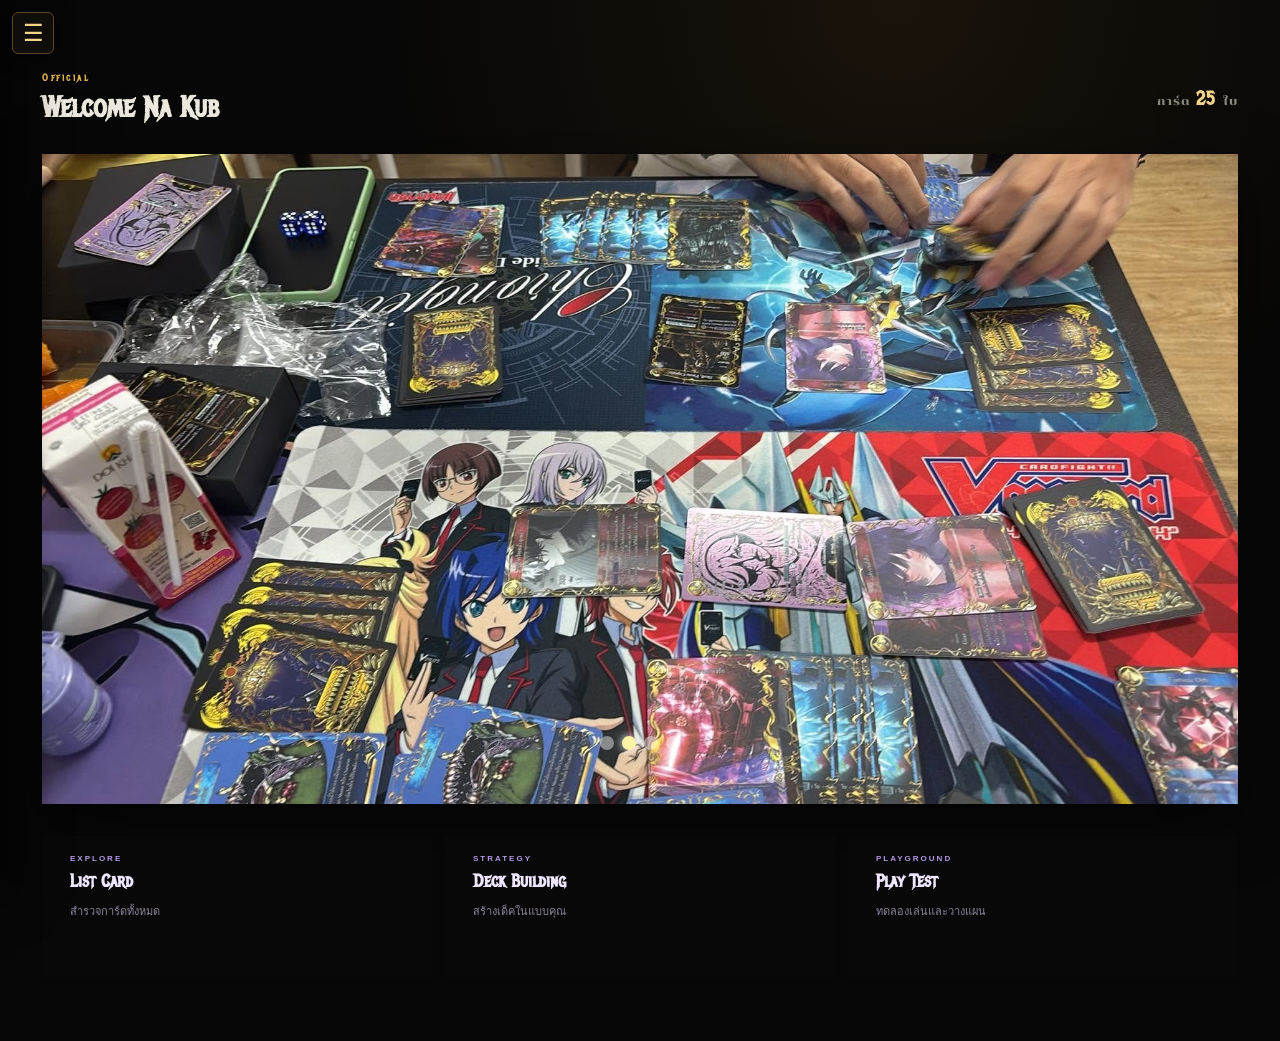
<file: index.html>
<!doctype html>
<html lang="th">
<head>
  <meta charset="UTF-8">
  <meta name="viewport" content="width=device-width, initial-scale=1.0">
  <title>SOULVAULT CARD GAME — การ์ดทั้งหมด</title>
  <link rel="stylesheet" href="style.css?v=20261023-unified-card-filters">
</head>
<body class="show-page-welcome-heading">
<aside class="sidebar">
   <div class="brand">
  <img id="siteLogo" src="public/images/logo/Logo.png" alt="SOULVAULT CARD GAME" role="button" tabindex="0" aria-label="กลับหน้า Home" title="กลับหน้า Home" onerror="this.style.display='none';this.parentElement.classList.add('logo-fallback')">
</div>
    <nav>
	
      <button class="nav" data-section="roster"><span>List Card</span></button>
       <button class="nav" data-section="artists"><span>Artists</span></button>
      <button class="nav" data-section="collection"><span>Collaction</span></button>
      <button class="nav" data-section="deck"><span>Deck building</span></button>
      <button class="nav" data-section="drawtest"><span>Play Test</span></button>
      <button class="nav" data-section="supply"><span>Supply</span></button>
      <button class="nav" data-section="howtoplay"><span>How to Play</span></button>
      <button class="nav" data-section="news"><span>ข่าวสาร</span></button>
    </nav>
    <div class="sidebar-bottom">
      <div class="version">SOULVAULT v1.0</div>
    </div>
  </aside>

  <main>
    <header class="topbar">
      <button class="mobile-menu" id="menuBtn">☰</button>
      <div class="page-welcome-heading">
        <div class="eyebrow">Official</div>
        <h1>Welcome Na Kub</h1>
      </div>
      <div class="stats"></span>การ์ด <span id="totalCount">08</span>ใบ</div>
    </header>
     
    <section id="home" class="section active-section sv-home-section">
      <div class="sv-home-banner" id="svHomeBanner" data-slide="0" role="link" tabindex="0" aria-label="คลิกภาพแบนเนอร์เพื่อเปิดหน้าที่เกี่ยวข้องกับสไลด์นี้">
        <img class="sv-home-banner-image" id="svHomeBannerImage" src="/public/images/logo/ผี.jpg" alt="SOULVAULT — เปิดหน้ารายการการ์ด" draggable="false" />
        <div class="sv-home-dots" aria-label="เลือกแบนเนอร์">
          <button class="active" type="button" data-home-slide="0" aria-label="แบนเนอร์ 1"></button>
          <button type="button" data-home-slide="1" aria-label="แบนเนอร์ 2"></button>
          <button type="button" data-home-slide="2" aria-label="แบนเนอร์ 3"></button>
        </div>
      </div>

      <div class="sv-home-shortcuts">
        <button class="sv-home-shortcut" type="button" data-home-go="roster"><small>EXPLORE</small><b>List Card</b><span>สำรวจการ์ดทั้งหมด</span></button>
        <button class="sv-home-shortcut" type="button" data-home-go="deck"><small>STRATEGY</small><b>Deck Building</b><span>สร้างเด็คในแบบคุณ</span></button>
        <button class="sv-home-shortcut" type="button" data-home-go="drawtest"><small>PLAYGROUND</small><b>Play Test</b><span>ทดลองเล่นและวางแผน</span></button>
      </div>
    </section>

    <section id="roster" class="section">

  <div class="hero">

    <div class="home-logo2">
      <img
        src="public/images/logo/Logo2.PNG"
        alt="SOULVAULT"
      >
      <span>วิญญาณที่ตามหา จะอยู่ที่นี่มั้ย</span>
    </div>

  </div>

  <div class="toolbar">
    <div class="search-wrap">
      <span>⌕</span>
      <input id="search" placeholder="Search cards, characters, abilities...">
    </div>

    <select id="typeFilter">
      <option value="All">ALL TYPES</option>
      <option value="Master">MASTER</option>
      <option value="Zone">ZONE</option>
      <option value="Untimeat">UNTIMEAT</option>
      <option value="Character">CHARACTER</option>
      <option value="Action">ACTION</option>
      <option value="Gear">GEAR</option>
      <option value="POCKET">POCKET</option>
      <option value="Soul Core">SOUL CORE</option>
    </select>

    <select id="setFilter">
      <option value="All">ALL SET</option>
	  <option value="Promo">Promo</option>
      <option value="HD">HD</option>
      
    </select>

    <select id="rarityFilter">
      <option value="All">ALL RARITY</option>
      <option value="Secret Rare">Secret Rare</option>
      <option value="Art Rare">Art Rare</option>
      <option value="Legendary">LEGENDARY</option>
      <option value="Epic">EPIC</option>
      <option value="Rare">RARE</option>
      <option value="Common">COMMON</option>
    </select>

    <div class="numeric-filter-group" aria-label="กรองค่าคอสและพลัง">
      <label>ค่าคอส <span>ช่วงต่ำสุด–สูงสุด</span><div class="numeric-filter-inputs"><input id="costMinFilter" type="number" min="0" max="10" step="1" placeholder="ต่ำสุด" aria-label="ค่าคอสต่ำสุด"><span>–</span><input id="costMaxFilter" type="number" min="0" max="10" step="1" placeholder="สูงสุด" aria-label="ค่าคอสสูงสุด"></div></label>
      <label>พลัง <span>ช่วงต่ำสุด–สูงสุด</span><div class="numeric-filter-inputs"><input id="powerMinFilter" type="number" min="0" max="3000" step="100" placeholder="ต่ำสุด" aria-label="พลังต่ำสุด"><span>–</span><input id="powerMaxFilter" type="number" min="0" max="3000" step="100" placeholder="สูงสุด" aria-label="พลังสูงสุด"></div></label>
    </div>

    <button class="clear-filter-btn" id="clearRosterFilters">
      ✕ เคลียร์ตัวกรอง
    </button>
  </div>

  <div id="grid" class="grid"></div>
  <div id="empty" class="empty hidden">
    ไม่พบการ์ดที่ตรงกับการค้นหา
  </div>

</section>

    <section id="artists" class="section">
      <div class="deck-header artist-directory-header">
        <div><div class="eyebrow">SOULVAULT CREATORS</div><h2>นักวาด</h2><p>รวมรายชื่อนักวาด ช่องทางติดต่อ และการ์ดที่สร้างสรรค์โดยนักวาดแต่ละคน</p></div>
      </div>
      <div class="artist-toolbar">
        <div class="search-wrap"><span>⌕</span><input id="artistSearch" type="search" placeholder="ค้นหาชื่อนักวาดหรือชื่อการ์ด..."></div>
        <select id="artistFilter"><option value="All">นักวาดทั้งหมด</option></select>
        <div class="numeric-filter-group" aria-label="กรองค่าคอสและพลัง">
          <label>ค่าคอส <span>ช่วงต่ำสุด–สูงสุด</span><div class="numeric-filter-inputs"><input id="artistCostMinFilter" type="number" min="0" max="10" step="1" placeholder="ต่ำสุด" aria-label="ค่าคอสต่ำสุด"><span>–</span><input id="artistCostMaxFilter" type="number" min="0" max="10" step="1" placeholder="สูงสุด" aria-label="ค่าคอสสูงสุด"></div></label>
          <label>พลัง <span>ช่วงต่ำสุด–สูงสุด</span><div class="numeric-filter-inputs"><input id="artistPowerMinFilter" type="number" min="0" max="3000" step="100" placeholder="ต่ำสุด" aria-label="พลังต่ำสุด"><span>–</span><input id="artistPowerMaxFilter" type="number" min="0" max="3000" step="100" placeholder="สูงสุด" aria-label="พลังสูงสุด"></div></label>
        </div>
        <button class="clear-filter-btn" id="clearArtistFilters" type="button">✕ เคลียร์ตัวกรอง</button>
      </div>
      <div id="artistProfiles" class="artist-profile-grid"></div>
      <div class="artist-cards-heading"><h3>การ์ดของนักวาด</h3><span id="artistCardCount">0 ใบ</span></div>
      <div id="artistCardGrid" class="grid"></div>
      <div id="artistEmpty" class="empty hidden">ไม่พบการ์ดของนักวาดที่เลือก</div>
    </section>

    <section id="collection" class="section">
      <div class="deck-header collection-header">
        <div>
          <div class="eyebrow">My Collection</div>
          <h2>คอลเลคชั่น</h2>
          <p>การ์ดที่เพิ่มจากหน้า List Card จะเข้ามาเก็บไว้ใน Collection ของคุณ</p>
        </div>
        <div class="collection-progress">
          <span id="wantedCount">0</span> / <span id="collectionTotal">0</span>
          <small>การ์ดที่เลือกไว้</small>
        </div>
      </div>

      <div class="collection-toolbar">
        <div class="search-wrap"><span>⌕</span><input id="collectionSearch" placeholder="ค้นหาการ์ดที่อยากได้..."></div>
        <select id="collectionSetFilter">
          <option value="All">ALL SET</option>
		  <option value="Promo">Promo</option>
          <option value="HD">HD</option>
          
        </select>
        <select id="collectionTypeFilter">
         <option value="All">ALL TYPES</option>
          <option value="Master">MASTER</option>
          <option value="Zone">ZONE</option>
          <option value="Untimeat">UNTIMEAT</option>
          <option value="Character">CHARACTER</option>
          <option value="Action">ACTION</option>
          <option value="Gear">GEAR</option>
          <option value="POCKET">POCKET</option>
          <option value="Soul Core">SOUL CORE</option>
        </select>
        <select id="collectionRarityFilter">
           <option value="All">ALL RARITY</option>
          <option value="Secret Rare">Secret Rare</option>
          <option value="Art Rare">Art Rare</option>
          <option value="Legendary">LEGENDARY</option>
          <option value="Epic">EPIC</option>
          <option value="Rare">RARE</option>
          <option value="Common">COMMON</option>
        </select>
        <select id="collectionViewFilter">
          <option value="wanted">การ์ดใน Collection</option>
        </select>
        <div class="numeric-filter-group" aria-label="กรองค่าคอสและพลัง">
          <label>ค่าคอส <span>ช่วงต่ำสุด–สูงสุด</span><div class="numeric-filter-inputs"><input id="collectionCostMinFilter" type="number" min="0" max="10" step="1" placeholder="ต่ำสุด" aria-label="ค่าคอสต่ำสุด"><span>–</span><input id="collectionCostMaxFilter" type="number" min="0" max="10" step="1" placeholder="สูงสุด" aria-label="ค่าคอสสูงสุด"></div></label>
          <label>พลัง <span>ช่วงต่ำสุด–สูงสุด</span><div class="numeric-filter-inputs"><input id="collectionPowerMinFilter" type="number" min="0" max="3000" step="100" placeholder="ต่ำสุด" aria-label="พลังต่ำสุด"><span>–</span><input id="collectionPowerMaxFilter" type="number" min="0" max="3000" step="100" placeholder="สูงสุด" aria-label="พลังสูงสุด"></div></label>
        </div>
		<button class="clear-filter-btn" id="clearCollectionFilters">
  ✕ เคลียร์ตัวกรอง
</button>
      </div>

      <div id="collectionGrid" class="collection-grid"></div>
      <div id="collectionEmpty" class="empty hidden">ยังไม่มีการ์ดใน Collection<br><small>ไปที่ "List Card" แล้วกด เพิ่มเข้า Collection</small></div>
    </section>

    <section id="deck" class="section">
      <div class="deck-header">
        <div>
          <div class="eyebrow">Deck building</div>
          <h2>สร้างเด็ค</h2>
          <p>สร้างเด็ค เลือก Master / Zone / การ์ด และกำหนดหน้าปกได้ตามต้องการ</p>
        </div>
        <button class="gold-btn" id="newDeckBtn">＋ NEW DECK</button>
      </div>

      <div id="deckEmpty" class="deck-empty">
        <div class="empty-symbol">◇</div>
        <h3>ยังไม่มี Deck</h3>
        <p>สร้าง Deck แรกของคุณเพื่อเริ่มจัดการ์ด</p>
        <button class="gold-btn create-big" id="newDeckBtn2">＋ CREATE NEW DECK</button>
      </div>

      <div id="deckLibrary" class="deck-library hidden">
        <div class="library-head">
          <div>
            <div class="eyebrow">MY DECKS</div>
            <h3>Deck Library</h3>
          </div>
          <button class="gold-btn" id="libraryNewDeck">＋ NEW DECK</button>
        </div>
        <div id="deckCards" class="deck-cards"></div>
      </div>

      <div id="deckWorkspace" class="deck-workspace hidden">
        <div class="deck-top">
          <div class="deck-cover-wrap">
            <div id="deckCover" class="deck-cover rarity-common"><span id="coverSymbol">SA</span></div>
            <button class="cover-btn" id="coverBtn">เลือกหน้าปก</button>
          </div>
          <div class="deck-meta">
            <input id="deckName" class="deck-name" placeholder="ชื่อ Deck">
            <div class="deck-summary">
              <span>MAIN DECK <b id="deckCount"></b></span>
              <span>MASTER <b id="masterCount">0/1</b></span>
              <span>ZONE <b id="zoneCount">0/1</b></span><span>UNTIMEAT <b id="untimeatCount">0/1</b></span>
              <span>SOUL CORE <b id="soulCoreCount">0/7</b></span>
              <span>POCKET <b id="pocketCount">0/10</b></span>
            </div>
            <div class="deck-actions">
              <button class="gold-btn" id="saveDeckBtn">SAVE DECK</button>
              <button class="gold-btn" id="shareDeckBtn">🔗 SHARE DECK</button>
              <button class="gold-btn" id="importDeckBtn">📥 IMPORT DECK</button>
              <button class="danger-btn" id="deleteDeckBtn">DELETE</button>
              <div class="save-rule">MAIN DECK ไม่เกิน 60 ใบ (ไม่จำเป็นต้องครบ 60) · POCKET 10 · UNTIMEAT 1 · MASTER 1 · ZONE 1 · SOUL CORE 7</div>
            </div>
          </div>
        </div>
		<div class="deck-stat-box">
  <small>CHARACTER</small>
  <b id="statCharacter">0</b>
</div>

<div class="deck-stat-box">
  <small>ACTION</small>
  <b id="statAction">0</b>
</div>

 <div class="deck-stat-box">
      <small>GEAR</small>
      <b id="statGear">0</b>
    </div>

    <div class="deck-stat-box">
      <small>POCKET</small>
      <b id="statPocket">0</b>
    </div>

    <div class="deck-stat-box">
      <small>UNTIMEAT</small>
      <b id="statUntimeat">0</b>
    </div>

    <div class="deck-stat-box">
      <small>AVG COST</small>
      <b id="statAvgCost">—</b>
    </div>
  </div>
</div>

        <div class="deck-layout">
          <div>
            <div class="deck-section-title"><span>MASTER</span><small>MAX 1</small></div>
            <div id="masterSlot" class="special-slot"></div>

            <div class="deck-section-title"><span>ZONE</span><small>MAX 1</small></div>
            <div id="zoneSlot" class="special-slot"></div>
            <div class="deck-section-title"><span>UNTIMEAT</span><small>MAX 1</small></div>
            <div id="untimeatSlot" class="special-slot"></div>

            <div class="deck-section-title"><span>MAIN DECK</span><small>POCKET: EXACTLY 10 · ใบเดียวซ้ำได้ 10</small></div>
            <div id="deckList" class="deck-list"></div>
          </div>

          <aside class="card-picker">
            <div class="picker-title">ADD CARDS</div>
            <input id="deckSearch" placeholder="ค้นหาการ์ด...">
            <select id="deckTypeFilter">
              <option value="All">ALL TYPES</option>
          <option value="Master">MASTER</option>
          <option value="Zone">ZONE</option>
          <option value="Untimeat">UNTIMEAT</option>
          <option value="Character">CHARACTER</option>
          <option value="Action">ACTION</option>
          <option value="Gear">GEAR</option>
          <option value="POCKET">POCKET</option>
          <option value="Soul Core">SOUL CORE</option>
</select>
            <select id="deckSetFilter">
              <option value="All">ALL SET</option>
			  <option value="Promo">Promo</option>
              <option value="HD">HD</option>
             
            </select>
            <select id="deckRarityFilter">
          <option value="All">ALL RARITY</option>
          <option value="Secret Rare">Secret Rare</option>
          <option value="Art Rare">Art Rare</option>
          <option value="Legendary">LEGENDARY</option>
          <option value="Epic">EPIC</option>
          <option value="Rare">RARE</option>
          <option value="Common">COMMON</option>
        </select>
        <div class="numeric-filter-group" aria-label="กรองค่าคอสและพลัง">
          <label>ค่าคอส <span>ช่วงต่ำสุด–สูงสุด</span><div class="numeric-filter-inputs"><input id="deckCostMinFilter" type="number" min="0" max="10" step="1" placeholder="ต่ำสุด" aria-label="ค่าคอสต่ำสุด"><span>–</span><input id="deckCostMaxFilter" type="number" min="0" max="10" step="1" placeholder="สูงสุด" aria-label="ค่าคอสสูงสุด"></div></label>
          <label>พลัง <span>ช่วงต่ำสุด–สูงสุด</span><div class="numeric-filter-inputs"><input id="deckPowerMinFilter" type="number" min="0" max="3000" step="100" placeholder="ต่ำสุด" aria-label="พลังต่ำสุด"><span>–</span><input id="deckPowerMaxFilter" type="number" min="0" max="3000" step="100" placeholder="สูงสุด" aria-label="พลังสูงสุด"></div></div>
        </div>
		<button class="clear-filter-btn" id="clearDeckFilters">
  ✕ เคลียร์ตัวกรอง
</button>
            <div id="pickerList"></div>
          </aside>
        </div>
      </div>

      <div id="deckLinkModal" class="modal hidden">
        <div class="cover-picker-modal deck-link-modal">
          <button class="close" id="closeDeckLink">×</button>
          <h2>นำเข้า Deck จากลิงก์</h2>
          <p>วางลิงก์ Deck ที่ได้รับจากผู้เล่นคนอื่น แล้วกด IMPORT DECK</p>
          <textarea id="deckLinkInput" class="deck-link-input" rows="4" placeholder="วางลิงก์ Deck ที่นี่..."></textarea>
          <div class="deck-link-actions">
            <button class="gold-btn" id="confirmImportDeck">IMPORT DECK</button>
            <button class="danger-btn" id="cancelImportDeck">CANCEL</button>
          </div>
        </div>
      </div>

      <div id="coverModal" class="modal hidden">
        <div class="cover-picker-modal">
          <button class="close" id="closeCover">×</button>
          <h2>เลือกหน้าปก Deck</h2>
          <p>เลือกหน้าปกจากการ์ดที่อยู่ในเด็คนี้ได้</p>
          <div id="coverGrid" class="cover-grid"></div>
        </div>
      </div>
    </section>
<div id="deckPickerModal" class="modal hidden">
  <div class="cover-picker-modal deck-picker-modal">

    <button class="close" onclick="closeDeckPicker()">×</button>

    <h2>เลือกการ์ดจาก DECK</h2>
    <p>เลือกการ์ดที่ต้องการนำออกมาไว้ใน HAND</p>

    <div id="deckPickerGrid" class="deck-picker-grid"></div>

  </div>
</div>
    <section id="drawtest" class="section">
      <div class="draw-header">
        <div>
          <div class="eyebrow">PLAY TEST</div>
          <h2>ทดลองเล่น</h2>
          <p>เลือก Deck แล้วจั่วการ์ด จากนั้นลากการ์ดจากมือไปวางบนสนามได้อย่างอิสระ</p>
        </div>
        <div class="draw-controls">
          <select id="testDeckSelect"></select>
          <button class="gold-btn" id="drawFiveBtn">DRAW 5</button>
          <button class="gold-btn" id="drawOneBtn">DRAW 1</button>
          <button class="danger-btn" id="resetTestBtn">RESET</button>
        </div>
      </div>
<div id="tombViewerModal" class="modal hidden">

  <div class="cover-picker-modal tomb-viewer-modal">

    <button class="close" onclick="closeTombViewer()">×</button>

    <h2>สุสาน</h2>

    <p>การ์ดทั้งหมดที่อยู่ใน TOMB</p>

    <div id="tombViewerGrid" class="tomb-viewer-grid"></div>

  </div>

</div>
      <div class="playtest-info">
        <span>DECK: <b id="testDeckName">-</b></span>
        <span>CARDS LEFT: <b id="testCardsLeft">0</b></span>
        <span>HAND: <b id="testHandCount">0</b></span>
        <span>DRAW: <b id="testTurn">0</b></span>
        <span>BOARD: <b id="testBoardCount">0</b></span>
      </div>

      <div class="manual-playtest">
        <div class="manual-playmat" id="playBoard">
          <div class="playmat-hint">ลากการ์ดจาก HAND มาวางตรงไหนก็ได้</div>
          <div class="board-piles">
            <div class="board-pile" id="testDeckPile" title="คลิกเพื่อจั่ว 1 ใบ">
              <span>DECK</span><b id="pileCount">0</b>
            </div>
            <div class="board-pile tomb-pile-manual" id="testTombPile" title="สุสาน">
              <span>TOMB</span><b id="tombCount">0</b>
            </div>
          </div>
          <div id="testBoardCards" class="test-board-cards"></div>
          <div id="testMasterCard" class="test-special-card test-master-card"></div>
          <div id="testZoneCard" class="test-special-card test-zone-card"></div>
          <div id="testSoulCoreUnderZone" class="test-soul-core-under-zone"></div>
          <div id="testSoulCoreCards" class="test-soul-core-cards"></div>
        </div>

        <div class="manual-hand-panel">
          <div class="draw-hand-title">
            <span>HAND</span>
            <small>ลากการ์ดไปสนาม · ดับเบิลคลิกเพื่อส่งสุสาน</small>
          </div>
          <div id="testHand" class="test-hand draw-test-hand"></div>
        </div>
      </div>

      <div class="playtest-actions">
        <button class="gold-btn" id="drawPileBtn">DRAW 1 CARD</button>
        <span>คลิกการ์ดในสนามเพื่อดูรายละเอียด · ลากการ์ดบนสนามเพื่อย้ายตำแหน่ง</span>
      </div>
    </section>

    <section id="supply" class="section">
      <div class="supply-header">
        <div>
          <div class="eyebrow">SUPPLY</div>
          <h1>เพลย์แมตและซองการ์ด</h1>
          <p>รวมอุปกรณ์เสริมสำหรับ STEAL AREA</p>
        </div>
      </div>
      <div class="supply-toolbar">
        <div class="supply-tabs">
          <button class="supply-tab active" data-supply-filter="ALL">ทั้งหมด</button>
<button class="supply-tab" data-supply-filter="PLAYMAT">เพลย์แมต</button>
<button class="supply-tab" data-supply-filter="SLEEVE">ซองการ์ด</button>
        </div>
        <input id="supplySearch" class="supply-search" type="text" placeholder="ค้นหาเพลย์แมต / ซองการ์ด...">
      </div>
      <div id="supplyGrid" class="supply-grid"></div>
      <div id="supplyEmpty" class="supply-empty hidden">
        <div>◇</div><h3>ยังไม่มี อุปกรณ์เสริม</h3><p>กด เพิ่มอุปกรณ์เสริม เพื่อเพิ่ม Playmat หรือ Sleeve</p>
      </div>
      <div id="supplyModal" class="supply-modal hidden">
        <div class="supply-modal-box">
          <button class="supply-close" id="supplyClose">×</button>
          <div class="eyebrow">เพิ่มอุปกรณ์เสริม</div>
          <h2>เพิ่ม Playmat / Sleeve</h2>
          <div class="supply-form">
            <label>ประเภท<select id="supplyType"><option value="เพลย์แมต">เพลย์แมต</option><option value="ซองการ์ด">ซองการ์ด</option></select></label>
            <label>ชื่อ<input id="supplyName" placeholder="เช่น Crimson Night"></label>
            <label>รูปภาพ URL<input id="supplyImage" placeholder="https://..."></label>
            <label>รายละเอียด<textarea id="supplyDesc" rows="3" placeholder="รายละเอียดของ อุปกรณ์เสริม"></textarea></label>
            <label>ราคา<input id="supplyPrice" placeholder="เช่น 590"></label>
          </div>
          <button class="gold-btn supply-save" id="saveอุปกรณ์เสริมBtn">บันทึกอุปกรณ์เสริม</button>
        </div>
      </div>
	  <div id="supplyDetailModal" class="supply-detail-modal hidden">

  <div class="supply-detail-box">

    <button
      class="supply-detail-close"
      id="supplyDetailClose"
    >×</button>

    <div
      id="supplyDetailImage"
      class="supply-detail-image"
    ></div>

    <div class="supply-detail-content">

      <div
        id="supplyDetailType"
        class="supply-detail-type"
      >PLAYMAT</div>

      <h2 id="supplyDetailName">
        Supply Name
      </h2>

      <div class="supply-detail-line"></div>

      <h3>DESCRIPTION</h3>

      <p id="supplyDetailDesc">
        รายละเอียด
      </p>

      <div class="supply-detail-price-box">
        <span>PRICE</span>
        <strong id="supplyDetailPrice">
          590 ฿
        </strong>
      </div>

    </div>

  </div>

</div>
    </section>


    <section id="howtoplay" class="section howtoplay-section">
      <div class="howtoplay-hero">
        <h2><span class="text-red">HOW TO PLAY</span></h2>
        <p>รายละเอียดการเล่น SOULVAULT</p>
        <div class="howtoplay-ruleline"></div>
      </div>

      <div class="howtoplay-navcards">
        <a href="#ht-start">01 <span>วิธีเล่นพื้นฐานฉบับชุดการ์ดปกติ</span></a>
        <a href="#ht-deck">02 <span>การจัดเด็ค</span></a>
        <a href="#ht-types">03 <span>ประเภทการ์ด</span></a>
        <a href="#ht-keywords">04 <span>คำศัพท์บนการ์ด</span></a>
      </div>

      <article class="howtoplay-panel" id="ht-start">
        <div class="howtoplay-section-label">01 / HOW TO PLAY</div>
        <h3>วิธีเล่นพื้นฐานฉบับชุดการ์ดปกติ</h3>
        <p><span class="text-red">Phase </span>เบื้องต้น<br>
เริ่มเทิร์น - <span class="text-red">Pocket Phase</span> - <span class="text-red">Main Phase</span> - <span class="text-red">End Phase</span> <br>
<span class="text-red">Pocket Phase =</span> ในช่วงนี้จะมีการกระทำ <span class="text-red">2</span> อย่างคือ <br>
<span class="text-red">1</span> ) ทำการเปลี่ยนสภาพการ์ดบนสนามเป็นสภาพ <span class="text-red">OK</span> จากสภาพ <span class="text-red">Don't</span> และ จั่วการ์ด <span class="text-red">1</span> ใบ<br> 
<span class="text-red">2</span> ) ทำการหา <span class="text-red">Pocket</span> รวมกัน <span class="text-red">1-2</span> ใบจาก <span class="text-red">เด็ค</span>, <span class="text-red">Tomp</span>, <span class="text-red">Energy, </span> <span class="text-red">การ์ดบนมือ</span> หากนำจากบนมือให้ทำการจั่วการ์ด <span class="text-red">1</span> ใบ, หากนำจากในเด็คให้สลับกองการ์ด, หากนำจาก <span class="text-red">Energy</span>, ให้ทำการนำการ์ดใบบนสุดไปวางคว่ำหน้าที่เป็น <span class="text-red">Energy</span> แทน <br>
โดยทั้ง <span class="text-red">2</span> อย่างนี้จะต้องทำ ให้ครบ และสามารถเรียงลำดับได้ว่าจะทำขั้นตอนไหนก่อน<br>
<span class="text-red">Main Phase =</span> สามารถลง <span class="text-red">Character</span>, ใช้งาน <span class="text-red">Action</span>, ติดตั้ง <span class="text-red">Gear</span>, เปิดใช้งาน <span class="text-red">Zone</span>, ใช้ความสามารถ <br>
สั่งโจมตี, ขโมย <span class="text-red">Soul Core</span>, ใช้งาน <span class="text-red">Ultimant</span>, สั่งใช้งานความสามารถ <span class="text-red">Activat</span> <br>
<span class="text-red">End Phase =</span> ใช้ความสามารถเมื่อจบเทิร์นและเปลี่ยนให้ฝั่งตรงข้ามเล่นต่อ<br>
  
<br>
<br>
วิธีการเล่นพื้นฐาน<br>
<span class="text-red">1</span> ) เริ่มเกม นำการ์ด <span class="text-red">Soul</span> <span class="text-red">Core</span> ไปวางที่โซน <span class="text-red">SC</span>  และนำการ์ด <span class="text-red">Master</span> กับ <span class="text-red">Zone</span> ไปวางที่โซน <span class="text-red">M</span> และ <span class="text-red">Z</span> ในสภาพคว่ำหน้า และเมื่อประกาศ <span class="text-red">UNSEAL!!!</span> เพื่อเริ่มการต่อสู้ ทำการจั่วการ์ดขึ้นมือ <span class="text-red">5</span> ใบ หากบนมือมีการ์ด <span class="text-red">Pocket</span> <span class="text-red">4</span> หรือ <span class="text-red">5</span> ใบ ให้แสดงการ์ดบนมือทั้งหมดให้คู่แข่งเห็นและนำการ์ดบนมือทั้งหมดสลับกลับกองการ์ด จากนั้นจั่วใหม่ <span class="text-red">5</span> ใบ <span class="text-red">(</span>หากมี <span class="text-red">Pocket</span> <span class="text-red">3</span> ใบหรือน้อยกว่าจะไม่สามารถเปลี่ยนได้<span class="text-red">)</span>  <br>
<span class="text-red">2</span> ) <span class="text-red">Pocket</span> <span class="text-red">Phase</span> จะต้องทำทั้ง <span class="text-red">2</span> ตัวเลือก <br>
    <span class="text-red">2.1</span> ) ทำการเปลี่ยนสภาพการ์ดบนสนามเป็นสภาพ <span class="text-red">Ok</span> จากสภาพ <span class="text-red">Don't</span> และ จั่วการ์ด <span class="text-red">1</span> ใบ <br>
	<span class="text-red">2.2</span> ) หาการ์ด <span class="text-red">Pocket</span> จากที่ไหนก็ได้ ไม่ว่าจะเป็น กองการ์ด, <span class="text-red">Tomp</span>, บนมือ, <span class="text-red">Energy</span> รวมกัน <span class="text-red">1-2</span> ใบแล้วเอามาวางที่ <span class="text-red">Pocket</span> <span class="text-red">Area</span> ถ้าเอาจากมือให้จั่วการ์ดตามจำนวน และ ถ้าเอาจาก <span class="text-red">Energy</span> ให้นำใบบนสุดจากกองไปคว่ำหน้าไว้ตรง <span class="text-red">Energy</span> <span class="text-red">Area</span> ตามจำนวน และหลังจากนั้น หากคุณนำการ์ด<span class="text-red">Pocket</span>มาวางที่<span class="text-red">Pocket</span> <span class="text-red">Area</span> <span class="text-red">1</span> ใบ ให้จั่วการ์ดเพิ่ม <span class="text-red">1</span> ใบ <span class="text-red">(</span>ยกเว้นบน<span class="text-red">Pocket</span> <span class="text-red">Area</span> ของคุณมี<span class="text-red">Pocket</span> ครบ <span class="text-red">10</span> ใบ แล้วเงื่อนไขนี้จะไม่ทำงาน<span class="text-red">)</span><br>
	ขั้นตอนนี้จะจั่วก่อนหรือจะหา <span class="text-red">Pocket</span> ก่อนก็ได้<br>
<span class="text-red">3</span> ) <span class="text-red">Main</span> <span class="text-red">Phase</span> ช่วงนี้จะทำได้ทุกอย่างเลย ลงการ์ดจากมือ ใช้ความสามารถของการ์ด ประกาศโจมตีหรือขโมย ทำการ <span class="text-red">Unite Zone</span> วิธีการลงการ์ด <span class="text-red">character</span> จะต้องเปลี่ยนสภาพของการ์ด <span class="text-red">Pocket</span> ให้เป็นสภาพ <span class="text-red">Don't</span> ตามจำนวนค่าคอสมุมซ้ายบน <span class="text-red">Action</span> และ <span class="text-red">Gear</span> ก็วิธีเดียวกัน วิธีการโจมตีและขโมย ให้เปลี่ยนสภาพของการ์ดที่จะโจมตีหรือขโมย เป็น <span class="text-red">Don't</span> เพื่อทำการโจมตีใครที่มีพลังมากกว่าจะเป็นคนชนะ หากมีพลังเท่ากัน คนที่โจมตีจะเป็นฝ่ายชนะ<br>
<span class="text-red">4</span> ) ช่วง <span class="text-red">End</span> <span class="text-red">Phase</span> จะสามารถใช้งานความสามารถที่บอกว่าเมื่อจบเทิร์นได้จากนั้นให้คู่แข่งเล่นต่อ <br>
<br>
<br>
เงื่อนไขการจบเกม มีทั้งหมด <span class="text-red">4</span> แบบ <br>
<span class="text-red">1</span> ) <span class="text-red">Soul</span> <span class="text-red">Core</span> ฝ่ายใดหมดก่อนและโจมตี <span class="text-red">Master</span> อีก <span class="text-red">1</span> รอบจะถือว่าชนะ<br>
<span class="text-red">2</span> ) มีฝ่ายใดขโมย <span class="text-red">Soul</span> <span class="text-red">Core</span> ได้ <span class="text-red">7</span> ใบก่อนและโจมตี <span class="text-red">Master</span> อีก <span class="text-red">1</span> รอบจะถือว่าชนะ <br>
<span class="text-red">3</span> ) เมื่อไม่สามารถจั่วการ์ดได้จะถือว่าแพ้<br>
<span class="text-red">4</span> ) สามารถชนะด้วยเงื่อนไขพิเศษของการ์ดได้<br>
<br>
<br>
กฏเกมพื้นฐาน<br>
<span class="text-red">1</span> ) คนเริ่มคนแรกจะไม่มีตัวเลือกการจั่วการ์ดในช่วง <span class="text-red">Pocket</span> <span class="text-red">Phase</span> <span class="text-red">(</span>ถ้านำ <span class="text-red">Pocket</span> จากมือไปวางจะยังได้จั่วเหมือนเดิม<span class="text-red">)</span><br>

<span class="text-red">2</span> ) การ์ด <span class="text-red">Action</span> จะใช้ได้ก็ต่อเมื่ออยู่ใน <span class="text-red">Main</span> <span class="text-red">phase</span> เทิร์นตัวเอง ยกเว้นใบนั้นจะมี <span class="text-red">counter</span> ถึงจะใช้ในเทิร์นอีกฝ่ายได้ <br>

<span class="text-red">3</span> ) ความสามารถของการ์ดถ้าไม่ได้บอกว่าใช้ในเทิร์นอีกฝ่ายได้หรือมี <span class="text-red">counter</span> จะไม่สามารถใช้ในเทิร์นคู่แข่งได้ ต้องใช้งานใน <span class="text-red">Main</span> <span class="text-red">Phase</span> เท่านั้น<br>

<span class="text-red">4</span> ) ความสามารถ <span class="text-red">Forever</span> จะทำงานตลอดต่อเมื่อเงื่อนไขครบ <br>

<span class="text-red">5</span> ) เมื่อใช้ <span class="text-red">Ultimant</span> แล้ว จะไม่สามารถใช้การ์ดอื่นได้อีกยกเว้นจะมีความสามารถของ <span class="text-red">Ultimant</span> เพิ่มเติม <br>

<span class="text-red">6</span> ) จะเปิดการ์ด <span class="text-red">Zone</span> ได้ต่อเมื่ออยู่ในช่วง <span class="text-red">Main</span> <span class="text-red">Phase</span> เทิร์นตัวเองเท่านั้น<br>

<span class="text-red">7</span> ) เมื่อ <span class="text-red">character</span> ลงบนสนาม จะสามารถโจมตีหรือขโมยได้ทันทียกเว้นจะมีความสามารถทำให้โจมตีไม่ได้ <br>

<span class="text-red">8</span> ) การ์ด <span class="text-red">Gear</span> จะสามารถสวมใส่ให้ได้เฉพาะการ์ดตามเงื่อนไขเท่านั้น<br>

<span class="text-red">9</span> ) การ์ด <span class="text-red">Master</span> จะสามารถจะสามารถ <span class="text-red">Unite Zone</span> ได้เฉพาะชื่อ <span class="text-red">Zone</span> บนการ์ด<span class="text-red">Master</span> เท่านั้น หากชื่อไม่ตรงกับที่ระบุไว้ จะไม่สามารถเปิดใช้งานได้<br>

<span class="text-red">10</span> ) <span class="text-red">Character</span> ถ้าช่องเต็ม <span class="text-red">4</span> ช่องไม่สามารถลงเพิ่มหรือทับได้นอกจากจะมีความสามารถที่ทำให้เกิดขึ้นได้<br>

<span class="text-red">11</span> ) การ์ดใน <span class="text-red">Underworld</span> ถือเป็นการ์ดที่อยู่ด้านนอกเกม ไม่สามารถนำออกมาได้ นอกจากจะมีความสามารถเจาะจง<br>

<span class="text-red">12</span> ) <span class="text-red">character</span>, <span class="text-red">Master</span> <span class="text-red">1</span> ใบ สามารถ สวมใส่ <span class="text-red">Gear</span> ได้ <span class="text-red">1</span> ใบเท่านั้น ยกเว้นจะมีความสามารถเพิ่มเติม<br>

<span class="text-red">13</span> ) การจ่ายหรือขโมยการ์ด <span class="text-red">Energy</span> <span class="text-red">Soul</span> จะต้องเปิดการ์ดใบแรกสุดจากด้านบนเสมอ<br>

<span class="text-red">14</span> ) ฝ่ายโจมตีถ้าพลังเท่ากับหรือน้อยกว่าฝ่ายรับ ฝ่ายตีจะไม่โดน <span class="text-red">Kill</span> จากการต่อสู้ <br>

<span class="text-red">15</span> ) ถ้ามีการทอยลูกเต๋า ต้องทอยลูกเต๋าที่มีจำนวนหน้าตามที่การ์ดบอกเท่านั้น เช่น <span class="text-red">D6 D12 D20</span> <br>

<span class="text-red">16</span> ) ถ้ามีการทอยเหรียญ จะต้องเป็นเหรียญที่มีหัวก้อยเท่านั้น <br>

<span class="text-red">17</span> ) คนที่ชนะการทอยลูกเต๋าหรือชนะอะไรก็ตามๆที่ตกลง จะมีสิทธิ์เลือกเล่นก่อนหลังได้<br>

<span class="text-red">18</span> ) หากเมื่อโจมตีแล้วพลังเท่ากันฝ่ายโจมตีหรือขโมยจะเป็นฝ่ายชนะเสมอ<br>

<span class="text-red">19</span> ) เมื่อทำการ <span class="text-red">Unite Zone</span> จะไม่ถือว่าเป็นการกระทำไม่สามารถใช้งาน <span class="text-red">Counter</span> ได้ต่อเมื่อใน<br>

<span class="text-red">20</span> ) <span class="text-red">Soul</span> <span class="text-red">Core</span> จะต้องเรียงลำดับตามเลขของการ์ดเท่านั้น<br>

<span class="text-red">21</span> ) การ์ด <span class="text-red">Energy Soul</span> จะสามารถเปิดดูได้ตลอดเวลาโดยไม่ให้คู่แข่งเห็น  แต่จะต้องอยู่ในตำแหน่งเดิมห้ามเปลี่ยนแปลง<br>

<span class="text-red">22</span> ) การ์ดที่มีความสามารถ <span class="text-red">counter</span> จะสามารถใช้ได้เมื่อมีการกระทำเกิดขึ้นเท่านั้น<br>

<span class="text-red">23</span> ) การเปลี่ยน <span class="text-red">Phase</span> จะไม่นับว่าเป็นการกระทำและไม่สามารถใช้งานการ์ดที่มีความสามารถ <span class="text-red">counter</span> ได้ <br>

<span class="text-red">24</span> ) การ์ดในชุด <span class="text-red">HD</span> ไม่สามารถใช้งานร่วมกับการ์ดในชุดปกติได้<br>

<span class="text-red">25</span> ) <span class="text-red">Unite</span> คือการหลอมรวมเข้ากับ <span class="text-red">Zone</span> เพื่อสั่งใช้งานความสามารถของ <span class="text-red">Zone</span> นั้น <br>

<span class="text-red">26</span> ) ยังไม่เปิดเผย <br>

<span class="text-red">27</span> ) ยังไม่เปิดเผย <br>
			
<span class="text-red">28</span> ) ยังไม่เปิดเผย <br>			
</p>
        <div class="howtoplay-callout"><b>หมายเหตุ</b><span>วิธีเริ่มเกม ลำดับการเล่นในเทิร์น วิธีโจมตี และเงื่อนไขการจบเกม และกฏ อาจจะมีเพิ่มเติมในภายหลัง โดยวิธีเล่นนี้จะใช้กับชุดการ์ดปกติ เฉพาะผู้เล่น 2 คน และไม่ใช่ชุด HD เท่านั้น</span></div>
      </article>

      <article class="howtoplay-panel" id="ht-deck">
        <div class="howtoplay-section-label">02 / DECK CONSTRUCTION</div>
        <h3>กติกาการจัดเด็ค</h3>
        <p>สามารถใส่การ์ดในเด็คที่มีชื่อซ้ำกันได้ไม่เกินแบบละ 3 ใบ นอกจากจะมีความสามารถพิเศษ</p>
        <div class="howtoplay-deckgrid">
          <div><strong>MASTER</strong><b>1 ใบ</b><small>ต้องมี 1 ใบ</small></div>
          <div><strong>ZONE</strong><b>1 ใบ</b><small>ต้องมี 1 ใบ</small></div>
          <div><strong>SOUL CORE</strong><b>7 ใบ</b><small>ต้องครบ 7 ใบ</small></div>
          <div><strong>POCKET</strong><b>10 ใบ</b><small>ต้องครบ 10 ใบ</small></div>
          <div><strong>UNTIMEAT</strong><b>1 ใบ</b><small>อยู่ใน Main Deck</small></div>
          <div><strong>MAIN DECK</strong><b>ไม่เกิน 60 ใบ</b><small>นับรวม Pocket และ Untimeat</small></div>
        </div>
        <div class="howtoplay-callout"><b>จำนวนซ้ำ</b><span>จำกัดการ์ดทั่วไปไม่เกิน 3 ใบต่อชื่อ และ Pocket ไม่เกิน 10 ใบรวมชื่อได้ และ Soul Core ใช้ช่องแยก 7 ใบ</span></div>
      </article>

      <article class="howtoplay-panel" id="ht-types">
        <div class="howtoplay-section-label">03 / CARD TYPES</div>
        <h3>รู้จักประเภทการ์ด</h3>
        <div class="howtoplay-type-list">
          <div><span class="howtoplay-type-icon">M</span><div><b>Master</b><p>การ์ด Master ประจำเด็ค แยกจากตัวเด็ค เป็นการ์ดผู้นำที่รับผิดชอบเก็บและปกป้อง Soul Core มีความสามารถ 2 ฝั่ง ฝั่งซ้ายเป็นความสามารถที่เป็นความสามารถที่ใช้ได้ตั้งแต่เริ่มเกม ความสามารถฝั่งขวาคือความสามารถที่ต้องรอให้ Zone ทำการ Unite ก่อนถึงจะสามารถใช้งานได้</p></div></div>
          <div><span class="howtoplay-type-icon">Z</span><div><b>Zone</b><p>แยกจากตัวเด็ค เป็นการ์ดพื้นที่ที่มีด้านหน้าและด้านหลัง โดยด้านหลังจะเป็นเงื่อนไขในการ Unite Zone ส่วนด้านหน้าจะเป็นความสามารถของ Zone</p></div></div>
          <div><span class="howtoplay-type-icon">SC</span><div><b>Soul Core</b><p>เป็นการ์ดที่แยกออกจากตัวเด็คจำนวน 7 ใบ เมื่อถูกขโมยหรือทำลายจนครบ 7 ใบก็แพ้ หรือถ้าขโมยจนครบ 7 ใบก็ชนะ</p></div></div>
          <div><span class="howtoplay-type-icon">Pocket</span><div><b>Pocket</b><p>เป็นการ์ดที่รวมอยู่ในเด็ค ทำหน้าที่เป็นค่าคอสเหมือนเป็นสิ่งที่เรียกใช้วิญญาณได้ ด้วยจำนวนที่กำหนด และ ยังสามารถใช้งานความสามารถ Counter ของ Pocket ได้ด้วย ต้องมีจำนวน 10 ใบในเด็ค</p></div></div>
          <div><span class="howtoplay-type-icon">C</span><div><b>Character</b><p>เป็นการ์ดที่รวมอยู่ในเด็ค เป็นการ์ดตัวละคร เหมือนเป็นพวกพองที่ฝากจิตวิญญาณไว้กับ Master โดยมี ค่าคอส ในการลงสนาม และความสามารถจากการ์ดจริง</p></div></div>
          <div><span class="howtoplay-type-icon">-</span><div><b>Action</b><p>การ์ด Action ที่มีเงื่อนไขและผลแตกต่างกันตามข้อความบนการ์ด</p></div></div>
          <div><span class="howtoplay-type-icon">-</span><div><b>Gear</b><p>การ์ดอุปกรณ์ โปรดตรวจสอบข้อกำหนดการสวมใส่ที่ระบุไว้บนการ์ด</p></div></div>
		  <div><span class="howtoplay-type-icon">-</span><div><b>Untimeat</b><p>เป็นการ์ดที่รวมอยู่ในเด็ค การ์ดใบนี้จะมีอยู่ในเด็คได้เพียง 1 ใบ เท่านั้น เป็นการ์ดท่าไม้ตาย เมื่อใช้งานแล้วจะลง Tomp นอกจากจะมีความสามารถพิเศษ หลังจากใช้งานแล้วจะไม่สามารถใช้งานการ์ดอื่นได้ และไม่สามารถโจมตีหรือขโมยได้ </p></div></div>
		  <div><span class="howtoplay-type-icon">Energy</span><div><b>Energy</b><p>เป็นช่องที่เอาไว้จ่าย Energy Soul และ การ์ดในช่องนี้จะเป็นสภาพคว่ำ สามารถดูได้ตลอดเวลาโดยห้ามเปลี่ยนตำแหน่ง</p></div></div>
		  <div><span class="howtoplay-type-icon">U</span><div><b>Underworld</b><p>เป็นช่องที่ถือว่าอยู่ด้านนอกของเกมไม่สามารถใช้งานการ์ดในช่องนี้ได้ นอกจากจะมีความสามารถพิเศษ</p></div></div>
          <div><span class="howtoplay-type-icon">S</span><div><b>ยังไม่เปิดเผย</b><p>ยังไม่เปิดเผย</p></div></div>
		</div>
      </article>

      <article class="howtoplay-panel" id="ht-keywords">
        <div class="howtoplay-keyword-grid">
  <div>
    <img class="keyword-counter"
	src="public/images/icon/Counter.png" alt="Counter">
    <b>Counter</b>
    <span>ความสามารถหลังสัญลักษณ์นี้จะใช้งานตอนใดก็ได้ที่มีการกระทำเกิดขึ้น</span>
  </div>

  <div>
    <img class="keyword-Peek"
	src="public/images/icon/Peek.png" alt="Peek">
    <b>Peek</b>
    <span>เปิดดูการ์ดตามจำนวนที่อยู่หลังสัญลักษณ์นี้ ถ้าไม่มีบอกว่าเปิดที่ไหนจะเปิดดูใบบนสุดจากกองเจ้าของเสมอ (ดูคนเดียว) </span>
  </div>

  <div>
    <img class="keyword-perTurn"
	src="public/images/icon/1_Turn.png" alt="1/Turn">
    <b>1/Turn</b>
    <span>ความสามารถที่มีสัญลักษณ์นี้ จะใช้ได้เพียงแค่ เทิร์นละ 1 ครั้ง </span>
  </div>

  <div>
    <img class="keyword-OpenZone"
	src="public/images/icon/OpenZone.png" alt="OpenZone">
    <b>Unite Zone</b>
    <span>เป็นเงื่อนไขการสั่ง Unite Zone เพื่อให้การ์ด Zone ทำงาน </span>
  </div>

  <div>
    <img class="keyword-Pocket" 
	src="public/images/icon/Pocket.png" alt="Pocket">
    <b>Pocket</b>
    <span>ใช้ระบุว่าต้องทำการจ่าย หรือได้รับ Pocket ตามที่ระบุในความสามารถการ์ด </span>
  </div>

  <div>
  <img class="keyword-EnergySoul"
       src="public/images/icon/Energy Soul.png"
       alt="Energy Soul">
  <b>Energy Soul</b>
  <span>เป็นการนำการ์ดใบบนสุดจากกองการ์ดไปคว่ำหน้าที่Energy Area ตามจำนวนที่ระบุ (สามารถดูได้คนเดียว) </span>
</div>

<div>
  <img class="keyword-forever"
       src="public/images/icon/Forever.png"
       alt="Forever">
  <b>Forever</b>
  <span>ความสามารถหลังการ์ดนี้จะทำงานตลอดเวลาเมื่อเงื่อนไขครบถ้วน</span>
</div>

<div>
  <img class="keyword-Activat"
       src="public/images/icon/Activat.png"
       alt="Activat">
  <b>Activat</b>
  <span>เป็นความสามารถที่ต้องทำการสั่งใช้งานถึงจะแสดงผล</span>
</div>

<div>
  <img class="keyword-Block"
       src="public/images/icon/Block.png"
       alt="Block">
  <b>Block</b>
  <span>การ์ดที่มีความสามารถนี้ สามารถเปลี่ยนจากสภาพ Ok เป็น สภาพ Don't ได้ หากทำจะเปลี่ยนการโจมตีหรือขโมยมาที่การ์ดใบนี้แทน</span>
</div>

<div>
  <img class="keyword-Enter"
       src="public/images/icon/Enter.png"
       alt="Enter">
  <b>Enter</b>
  <span>เมื่อการ์ดใบนี้เข้าสู่สนามความสามารถหลังสัญลักษณ์นี้จะแสดงผล</span>
</div>

<div>
  <img class="keyword-Energy"
       src="public/images/icon/E.png"
       alt="Energy">
  <b>Energy</b>
  <span>เป็นสัญลักษณ์ที่ เอาไว้จ่าย Energy ตามจำนวนที่ระบุ จาก Energy Area (ต้องทำการจ่ายนับจากใบบนสุดเท่านั้น) </span>
</div>

<div>
  <img class="keyword-ZoneOpen"
       src="public/images/icon/ZoneOpen.png"
       alt="ZoneOpen">
  <b>Unite Zone - ...</b>
  <span>ความสามารถหลังสัญลักษณ์นี้จะทำงานเมื่อการ์ด Zone เคย Unite ไปแล้วในเกมนี้เท่านั้น</span>
</div>


</div>
        <div class="howtoplay-footer-note">เป็นคำศัพท์สำคัญบนการ์ด เพื่อให้ง่ายต่อการเล่น พร้อมคำอธิบาย</div>
      </article>
    </section>

    <section id="news" class="section news-section">
      <div class="deck-header">
        <div>
          <div class="eyebrow">SOULVAULT UPDATES</div>
          <h2>ข่าวสาร</h2>
          <p>ติดตามข่าวสารและประกาศต่าง ๆ ของ SOULVAULT CARD GAME</p>
        </div>
      </div>
      <div id="newsGrid" class="news-grid"></div>
      <div id="newsEmpty" class="news-empty hidden">
        <div class="news-empty-symbol">✦</div>
        <h3>ยังไม่มีข่าวสารในขณะนี้</h3>
        <p>โปรดติดตามประกาศและข่าวสารใหม่ ๆ ได้ที่นี่</p>
      </div>

      <article id="newsDetail" class="news-detail hidden" aria-live="polite">
        <button id="newsBackBtn" class="news-back-btn" type="button">← กลับไปหน้าข่าวสาร</button>
        <div class="news-detail-layout">
          <div id="newsDetailMedia" class="news-detail-media"></div>
          <div class="news-detail-content">
            <div id="newsDetailDate" class="news-card-date"></div>
            <h2 id="newsDetailTitle"></h2>
            <div class="news-detail-divider"></div>
            <p id="newsDetailText"></p>
            <div id="newsDetailLinks" class="news-detail-links hidden"></div>
          </div>
        </div>
      </article>
    </section>

</main>

  <div class="modal hidden" id="modal">
    <div class="modal-card">
      <button class="close" id="close">×</button>
      <div class="detail-image" id="detailImage"></div>
      <div class="detail">
        <div class="tag-row"><span id="detailType"></span><span id="detailRarity"></span></div>
        <h2 id="detailName"></h2>
        <p class="subtitle" id="detailSubtitle"></p>
        <div class="divider"></div>
        <div id="detailAbilitySingle">
          <h3>ABILITY</h3>
          <p id="detailAbility"></p>
        </div>
        <div id="detailAbilityDual" class="master-abilities hidden">
          <div class="master-ability-box">
            <h3>ABILITY — LEFT</h3>
            <p id="detailAbilityLeft"></p>
          </div>
          <div class="master-ability-box">
            <h3>ABILITY — RIGHT</h3>
            <p id="detailAbilityRight"></p>
          </div>
        </div>
        <div class="detail-grid">
          <div><small>CARD ID</small><b id="detailId"></b></div>
          <div><small>ELEMENT</small><b id="detailElement"></b></div>
          <div id="detailPowerBox"><small>พลัง</small><b id="detailPower"></b></div>
          <div id="detailStealBox"><small>ขโมย</small><b id="detailSteal"></b></div>
          <div><small>BY</small><b id="detailBy"></b></div>
          <div id="detailCostBox"><small>COST</small><b id="detailLevel"></b></div>
        </div>
		<div id="detailArtistContact" class="detail-artist-contact hidden">
          <div><small>ARTIST / ILLUSTRATOR</small><b id="detailArtistName"></b></div>
          <a id="detailArtistLink" href="#" target="_blank" rel="noopener noreferrer" class="artist-contact-link">ติดต่อ / ดูผลงานนักวาด</a>
        </div>
        <div class="detail-navigation">
  <button id="detailPrevBtn" type="button">
    ‹ PREVIOUS
  </button>

  <button id="detailNextBtn" type="button">
    NEXT ›
  </button>
</div>
      </div>
    </div>
  </div>
  <script src="app.js?v=20261023-news-slideshow"></script>
</body>
</html>
</file>
<file: style.css>
@import url('https://fonts.googleapis.com/css2?family=Chonburi&family=Kanit:wght@300;400;500;600;700&family=Metal+Mania&display=swap');
:root{--bg:#070707;--panel:#101010;--panel2:#151515;--line:#28231a;--gold:#d9ad52;--gold2:#f2d48a;--text:#eee9df;--muted:#8e897f}
*{box-sizing:border-box}body{margin:0;background:radial-gradient(circle at 70% 0%,#19130a 0,#070707 38%);color:var(--text);font-family:'Metal Mania','Chonburi','Kanit',Arial,sans-serif;min-height:100vh}.sidebar{position:fixed;left:0;top:0;bottom:0;width:245px;border-right:1px solid var(--line);background:#090909;padding:24px 18px;display:flex;flex-direction:column;z-index:5}.brand{display:flex;gap:12px;align-items:center;padding:6px 8px 32px}.brand-mark{width:42px;height:42px;border:1px solid var(--gold);color:var(--gold2);display:grid;place-items:center;font-family:'Metal Mania';font-weight:700;transform:rotate(45deg)}.brand-mark::first-letter{transform:rotate(-45deg)}.brand b{display:block;font-family:'Metal Mania';letter-spacing:1.5px}.brand small{font-size:8px;color:var(--muted);letter-spacing:1.3px}.nav{width:100%;border:0;background:transparent;color:#817b71;text-align:left;padding:13px 12px;margin:3px 0;border-radius:7px;cursor:pointer;font-size:14px}.nav span{margin-left:9px}.nav:hover,.nav.active{background:#18140d;color:var(--gold2)}.sidebar-bottom{margin-top:auto;color:#514c45;font-size:10px;padding:8px}.version{border-top:1px solid #1c1915;padding-top:14px}main{margin-left:245px;min-height:100vh;padding:28px 42px 60px}.topbar{display:flex;align-items:center;justify-content:space-between;margin-bottom:28px}.eyebrow,.hero-kicker{font-size:10px;letter-spacing:2.5px;color:var(--gold);font-weight:700}h1{font:600 29px 'Metal Mania';margin:6px 0 0}.stats{font-size:11px;color:var(--muted);letter-spacing:1px}.stats span{color:var(--gold2);font-size:19px;font-weight:700;margin-right:7px}.hero{min-height:0;border:1px solid var(--line);background:linear-gradient(110deg,#16110a,#0e0d0b 58%,#17110a);position:relative;overflow:hidden;padding:36px 40px;margin-bottom:22px}.hero:after{content:"";position:absolute;width:330px;height:330px;border:1px solid #4d3b1d;right:-120px;top:-100px;border-radius:50%;box-shadow:0 0 0 35px #211a0e,0 0 0 36px #3a2c18}.hero h2{font:600 34px 'Metal Mania';margin:9px 0;line-height:1.15}.hero h2 em{color:var(--gold2);font-style:normal}.hero p{max-width:510px;color:#8f8a80;font-size:13px;line-height:1.7}.sigil{position:absolute;right:120px;top:60px;font-size:75px;color:#6b5125;opacity:.35}.toolbar{display:flex;gap:10px;margin-bottom:20px}.search-wrap{flex:1;display:flex;align-items:center;background:#101010;border:1px solid #28241d;padding:0 13px}.search-wrap span{color:var(--gold);font-size:22px}.search-wrap input{background:none;border:0;outline:0;color:white;padding:13px;width:100%;font-size:13px}.toolbar select{background:#101010;color:#c8c1b5;border:1px solid #28241d;padding:0 14px;min-width:145px;outline:none}.grid{display:grid;grid-template-columns:repeat(4,minmax(0,1fr));gap:15px}.card{background:#101010;border:1px solid #28241d;cursor:pointer;transition:.2s;overflow:hidden}.card:hover{transform:translateY(-4px);border-color:#745a2b;box-shadow:0 12px 35px #000}.card-art{aspect-ratio:0.72;background:radial-gradient(circle at 50% 35%,#5b4520,#211a10 30%,#0d0d0d 70%);position:relative;display:grid;place-items:center;overflow:hidden}.card-art:before{content:"";position:absolute;width:72%;height:72%;border:1px solid #8a692e;transform:rotate(45deg);opacity:.3}.card-symbol{font:700 54px 'Metal Mania';color:#d6b25e;text-shadow:0 0 25px #9a711e;z-index:1}.card-info{padding:13px 14px 15px}.tag-row{display:flex;gap:6px}.tag{font-size:8px;letter-spacing:1px;padding:4px 6px;border:1px solid #45371f;color:var(--gold2)}.tag.rarity{color:#c7c0b4;border-color:#35312b}.card h3{font:600 17px 'Metal Mania';margin:10px 0 4px}.card p{margin:0;color:#777168;font-size:10px;white-space:nowrap;overflow:hidden;text-overflow:ellipsis}.empty{text-align:center;color:var(--muted);padding:60px}.hidden{display:none!important}.section{display:none}.active-section{display:block}.placeholder{min-height:500px;border:1px dashed #30291e;display:grid;place-content:center;text-align:center;color:var(--muted)}.placeholder span{font-size:40px;color:var(--gold);display:block}.placeholder h2{font-family:'Metal Mania';color:#ddd}.modal{position:fixed;inset:0;background:#000b;backdrop-filter:blur(8px);z-index:20;display:grid;place-items:center;padding:20px}.modal-card{width:min(800px,100%);background:#101010;border:1px solid #46371f;display:grid;grid-template-columns:330px 1fr;position:relative;box-shadow:0 25px 90px #000}.detail-image{min-height:470px;background:radial-gradient(circle at 50% 40%,#80602a,#251d10 32%,#0b0b0b 72%);display:grid;place-items:center}.detail-image:after{content:none;display:none}.detail{padding:38px}.close{position:absolute;right:13px;top:10px;border:0;background:none;color:#aaa;font-size:28px;cursor:pointer}.detail h2{font:600 20px 'Metal Mania';margin:16px 0 5px;color:var(--gold2)}.subtitle{color:#817b72;font-size:12px}.divider{height:1px;background:#29231a;margin:25px 0}.detail h3{font-size:9px;letter-spacing:2px;color:var(--gold)}.detail p{font-size:13px;line-height:1.7;color:#b0aaa0}.detail-grid{display:grid;grid-template-columns:repeat(3,1fr);gap:8px;margin-top:30px}.detail-grid div{border:1px solid #28231a;padding:10px}.detail-grid small{display:block;color:#625d54;font-size:8px}.detail-grid b{display:block;color:#ddd;margin-top:4px;font-size:11px}.mobile-menu{display:none;background:none;color:var(--gold);border:0;font-size:23px}
@media(max-width:1000px){.grid{grid-template-columns:repeat(3,1fr)}}
@media(max-width:720px){
  .sidebar{transform:translateX(-100%);transition:.2s}
  .sidebar.open{transform:translateX(0)}
  main{margin-left:0;padding:20px 14px}
  .mobile-menu{display:block}
  .topbar{gap:10px}
  .topbar>div:nth-child(2){margin-right:auto}
  .hero{padding:27px 23px}
  .hero h2{font-size:26px}
.hero:after{
  display:none;
}
  /* ลบวงแหวนบนมือถือ */
  .sigil{
    display:none;
  }

  .toolbar{flex-wrap:wrap}
  ...
}
@media(max-width:420px){.grid{grid-template-columns:1fr 1fr}.card-art{aspect-ratio:.75}}

/* ===== DECK BUILDER ===== */
.deck-header{display:flex;justify-content:space-between;align-items:center;border-bottom:1px solid var(--line);padding-bottom:22px;margin-bottom:25px}
.deck-header h2{font:600 31px 'Metal Mania';margin:7px 0}
.deck-header p{font-size:12px;color:var(--muted)}
.gold-btn,.danger-btn{border:1px solid #795d29;background:#1a140b;color:var(--gold2);padding:11px 15px;font-size:10px;font-weight:700;letter-spacing:1px;cursor:pointer}
.gold-btn:hover{background:#2a200f;border-color:var(--gold)}
.danger-btn{color:#bd8d82;border-color:#50302b;background:#170e0d}
.deck-empty{text-align:center;border:1px dashed #30291e;padding:90px 20px}
.empty-symbol{font:60px 'Metal Mania';color:#755827}
.deck-empty h3{font:20px 'Metal Mania';color:#ddd}
.deck-empty p{color:var(--muted);font-size:12px;margin-bottom:22px}
.deck-workspace{border:1px solid #28231a;background:#0c0c0c;padding:22px}
.deck-top{display:flex;gap:22px;border-bottom:1px solid #28231a;padding-bottom:22px}
.deck-cover-wrap{width:150px}.deck-cover{height:190px;border:1px solid #51401f;display:grid;place-items:center;position:relative;overflow:hidden}
.deck-cover span{font:700 70px 'Metal Mania';color:#d9ad52;text-shadow:0 0 30px #000}
.deck-cover:after{content:"";position:absolute;inset:12px;border:1px solid #d9ad52;opacity:.35;transform:rotate(45deg)}
.cover-btn{width:100%;margin-top:8px;background:#111;border:1px solid #2e291f;color:#aaa;padding:9px;font-size:10px;cursor:pointer}
.deck-meta{flex:1;display:flex;flex-direction:column;justify-content:center}
.deck-name{background:transparent;border:0;border-bottom:1px solid #3a3123;color:#f0eadf;font:600 29px 'Metal Mania';padding:9px 0;outline:0;margin-bottom:20px}
.deck-summary{display:flex;gap:25px;color:#716b61;font-size:9px;letter-spacing:1px}.deck-summary b{color:var(--gold2);font-size:15px;margin-left:5px}.deck-actions{margin-top:25px;display:flex;gap:8px}
.deck-layout{display:grid;grid-template-columns:1fr 320px;gap:22px;padding-top:22px}
.deck-section-title{display:flex;justify-content:space-between;color:var(--gold2);font-size:10px;letter-spacing:2px;border-bottom:1px solid #28231a;padding:12px 0}.deck-section-title small{color:#625b51}
.special-slot{margin:10px 0 20px;min-height:70px}
.empty-slot{height:70px;border:1px dashed #3a3020;display:grid;place-items:center;color:#6b645a;font-size:10px;letter-spacing:1px}
.special-card{display:flex;align-items:center;background:#121212;border:1px solid #332a1d;padding:8px;gap:12px}
.special-art{width:54px;height:54px;display:grid;place-items:center;font:22px 'Metal Mania';color:#e2c06c;border:1px solid #5b4723}
.special-card b{font:15px 'Metal Mania';color:#ddd;display:block}.special-card small{color:#777;font-size:9px}.remove-card{margin-left:auto;background:none;border:0;color:#777;font-size:20px;cursor:pointer}.deck-list{display:flex;flex-direction:column;gap:5px}.deck-row{display:flex;align-items:center;background:#111;border:1px solid #211e19;padding:7px;gap:10px}.mini-art{width:38px;height:45px;display:grid;place-items:center;color:#e0bc66;font:15px 'Metal Mania';border:1px solid #48381f}.row-name{flex:1}.row-name b{font-size:10px;display:block}.row-name small{font-size:8px;color:#706a60}.qty{display:flex;align-items:center;gap:9px}.qty button{width:24px;height:24px;background:#18140e;border:1px solid #3c301d;color:#d7b662;cursor:pointer}.qty b{font-size:11px}.empty-main{padding:25px;color:#5f5a52;font-size:11px;border:1px dashed #28231a;text-align:center}
.card-picker{background:#101010;border:1px solid #28231a;padding:14px;height:max-content;position:sticky;top:15px}.picker-title{font:600 13px 'Metal Mania';color:var(--gold2);letter-spacing:1px;margin-bottom:12px}.card-picker input,.card-picker select{width:100%;height:38px;background:#090909;border:1px solid #29251f;color:#aaa;padding:0 9px;margin-bottom:8px;outline:0}.picker-row{display:flex;align-items:center;gap:8px;border-top:1px solid #211e19;padding:8px 0}.picker-art{width:35px;height:43px;display:grid;place-items:center;color:#d8b25d;font:13px 'Metal Mania';border:1px solid #4a3a20}.picker-name{flex:1;min-width:0}.picker-name b{display:block;font-size:10px;white-space:nowrap;overflow:hidden;text-overflow:ellipsis}.picker-name small{display:block;color:#69645c;font-size:8px}.picker-qty{font-size:8px;color:#797269}.picker-row button{border:1px solid #48381f;background:#17130c;color:#d9b85e;width:27px;height:27px;cursor:pointer}.picker-row button:disabled{opacity:.25;cursor:not-allowed}
.rarity-legendary{background:radial-gradient(circle at 50% 30%,#a06c1b,#38250e 36%,#090909 75%)!important}.rarity-epic{background:radial-gradient(circle at 50% 30%,#693a91,#241334 38%,#090909 75%)!important}.rarity-rare{background:radial-gradient(circle at 50% 30%,#235f91,#11243a 38%,#090909 75%)!important}.rarity-common{background:radial-gradient(circle at 50% 30%,#626262,#292929 38%,#090909 75%)!important}.rarity-orb{position:absolute;right:7px;top:7px;width:20px;height:20px;border-radius:50%;border:1px solid #caa65a;background:#0c0c0caa;color:#d9b85e;font-size:8px;display:grid;place-items:center}
.cover-picker-modal{width:min(700px,100%);background:#101010;border:1px solid #46371f;padding:30px;position:relative}.cover-picker-modal h2{font:600 25px 'Metal Mania';color:#e5d5af}.cover-picker-modal p{font-size:11px;color:#777}.cover-grid{display:grid;grid-template-columns:repeat(4,1fr);gap:10px;margin-top:20px}.cover-option{height:150px;border:1px solid #39301f;color:#ddd;cursor:pointer;display:flex;flex-direction:column;justify-content:center;align-items:center;position:relative}.cover-option span{font:35px 'Metal Mania';color:#e1bd67}.cover-option b{font-size:10px;margin-top:8px}.cover-option small{font-size:8px;color:#777;margin-top:3px}
@media(max-width:850px){.deck-layout{grid-template-columns:1fr}.card-picker{position:static}.cover-grid{grid-template-columns:repeat(3,1fr)}}
@media(max-width:600px){.deck-header{align-items:flex-start;gap:10px}.deck-header h2{font-size:24px}.deck-top{align-items:center}.deck-cover-wrap{width:105px}.deck-cover{height:135px}.deck-cover span{font-size:45px}.deck-name{font-size:22px}.deck-summary{gap:10px;flex-wrap:wrap}.deck-workspace{padding:12px}.cover-grid{grid-template-columns:repeat(2,1fr)}}

.create-big{font-size:12px;padding:14px 22px;box-shadow:0 0 25px rgba(160,120,40,.12)}
.deck-empty .empty-symbol{margin-bottom:5px}
.deck-header .gold-btn{white-space:nowrap}

/* ===== MULTI DECK LIBRARY ===== */
.deck-library{margin-bottom:20px}.library-head{display:flex;align-items:center;justify-content:space-between;margin-bottom:12px}.library-head h3{font:600 20px 'Metal Mania';margin:5px 0;color:#ddd}.deck-cards{display:grid;grid-template-columns:repeat(3,1fr);gap:10px}.deck-library-card{min-height:110px;background:#101010;border:1px solid #28231a;display:flex;align-items:center;gap:12px;padding:10px;cursor:pointer;position:relative;transition:.18s}.deck-library-card:hover,.deck-library-card.active{border-color:#785d2c;background:#15120d}.library-cover{width:68px;height:88px;display:grid;place-items:center;border:1px solid #4a3a21;flex-shrink:0}.library-cover span{font:30px 'Metal Mania';color:#d9b85e}.library-info{min-width:0;padding-right:20px}.library-info h4{font:600 15px 'Metal Mania';color:#e4ded3;margin:0 0 8px;white-space:nowrap;overflow:hidden;text-overflow:ellipsis}.library-info div{display:flex;flex-wrap:wrap;gap:5px}.library-info div span{font-size:7px;color:#777066;border:1px solid #2c2821;padding:4px}.library-delete{position:absolute;right:5px;top:3px;background:none;border:0;color:#5e5850;font-size:18px;cursor:pointer}.library-delete:hover{color:#bd766c}
@media(max-width:900px){.deck-cards{grid-template-columns:repeat(2,1fr)}}
@media(max-width:600px){.deck-cards{grid-template-columns:1fr}.library-cover{width:58px;height:76px}.library-info h4{font-size:13px}}

/* ===== PLAYTEST — EXACT REFERENCE PLAYMAT ===== */
.draw-header{display:flex;justify-content:space-between;gap:20px;align-items:flex-end;margin-bottom:15px}
.draw-header h2{font:600 31px 'Metal Mania';margin:6px 0}
.draw-header p{font-size:12px;color:var(--muted)}
.draw-controls{display:flex;gap:6px;flex-wrap:wrap}
.draw-controls select{background:#101010;color:#ccc;border:1px solid #322b20;padding:10px 12px;min-width:170px}
.playtest-info{display:flex;gap:20px;flex-wrap:wrap;border:1px solid #28231a;background:#101010;padding:10px 14px;margin-bottom:12px;font-size:9px;color:#716b62;letter-spacing:1px}
.playtest-info b{color:var(--gold2);font-size:11px}

/* The supplied playmat is the actual visual base.
   2048 × 1194 = exact reference aspect ratio. */
.playmat{
  position:relative;
  width:100%;
  aspect-ratio:2048 / 1194;
  min-height:0;
  padding:0;
  overflow:hidden;
  border:0;
  background:#fff;
}
.playmat:before{display:none}

/* Transparent overlay zones: their only job is to receive real cards. */
.mat-slot{
  position:absolute;
  display:block;
  background:transparent!important;
  border:0!important;
  box-shadow:none!important;
}
.slot-title{display:none}

/* Exact zones measured from the 2048 × 1194 reference image. */
.energy-slot{left:1.758%;top:.921%;width:10.449%;height:25.377%}
.soul1{left:35.059%;top:0;width:14.648%;height:5.779%}
.soul2{left:50.146%;top:0;width:14.697%;height:5.779%}

.c1{left:33.691%;top:11.474%;width:10.645%;height:19.430%}
.c2{left:55.762%;top:11.809%;width:10.645%;height:19.513%}
.master-slot{left:44.824%;top:17.504%;width:10.156%;height:19.430%;transform:none}
.c3{left:22.900%;top:31.993%;width:10.693%;height:19.430%}
.c4{left:66.699%;top:31.490%;width:10.645%;height:19.598%}
.zone-slot{left:44.824%;top:37.604%;width:10.156%;height:19.262%;transform:none}

/* U / Deck / Tomb are already drawn by the reference image. */
.unit-label{left:80.908%;top:2.345%;width:11.230%;height:13.400%;background:transparent!important;color:transparent!important;font-size:0!important}
.unit-label:after{display:none!important}

.deck-pile{left:84.766%;top:17.001%;width:7.373%;height:19.430%;right:auto}
.tomb-pile{left:84.766%;top:37.688%;width:7.373%;height:19.430%;right:auto}
.mat-pile{
  background:transparent!important;
  border:0!important;
  box-shadow:none!important;
  color:transparent!important;
  cursor:pointer;
}
.mat-pile span,.mat-pile b{display:none}

/* Pocket is already painted in the reference image. */
.pocket-area{
  left:1.758%;top:57.454%;width:84.766%;height:19.430%;
  right:auto;bottom:auto;
  border:0!important;
  background:transparent!important;
  padding:0;
  display:block;
}
.pocket-title{display:none!important}
.pocket-area #pocketCards{
  position:absolute;
  inset:5% 1% 5% 1%;
  height:auto;
  display:flex;
  gap:6px;
  align-items:center;
  overflow:hidden;
}
.pocket-area .test-card{
  width:5.5%;
  height:90%;
  flex:0 0 auto;
}

/* Real cards cover the placeholder art only when a card is actually present. */
.mat-card{
  position:absolute;
  inset:0;
  width:100%;
  height:100%;
}
.test-card{
  width:100%;
  height:100%;
  border:1px solid rgba(40,30,10,.65);
  border-radius:0;
  display:flex;
  flex-direction:column;
  justify-content:center;
  align-items:center;
  text-align:center;
  box-shadow:0 3px 8px #0005;
  overflow:hidden;
}
.test-card span{font:700 2.4vw 'Metal Mania';color:#111;text-shadow:none}
.test-card b{font-size:8px;color:#111;padding:4px}
.test-card small{font-size:7px;color:#111}
.test-card.clickable{cursor:pointer}
.test-hand .test-card{cursor:pointer;transition:.15s}
.test-hand .test-card:hover{transform:translateY(-12px)}

.hand-area{
  position:absolute;
  left:4%;right:4%;bottom:20px;
  min-height:125px;
  border-top:1px solid #3c3528;
  padding-top:9px;
}
.hand-title{font:600 10px 'Metal Mania';color:#9c8c69;letter-spacing:1.5px}
.hand-title small{font:normal 8px Inter;color:#615c53;margin-left:8px}
.test-hand{display:flex;justify-content:center;gap:7px;margin-top:8px;min-height:100px}
.hand-empty{color:#514d46;font-size:10px;align-self:center;padding-top:35px}

/* Rarity remains available for real cards placed over the zones. */
.rarity-legendary{background:radial-gradient(circle at 50% 30%,#a06c1b,#38250e 36%,#090909 75%)!important}
.rarity-epic{background:radial-gradient(circle at 50% 30%,#693a91,#241334 38%,#090909 75%)!important}
.rarity-rare{background:radial-gradient(circle at 50% 30%,#235f91,#11243a 38%,#090909 75%)!important}
.rarity-common{background:radial-gradient(circle at 50% 30%,#626262,#292929 38%,#090909 75%)!important}
@media(max-width:900px){.playmat{min-height:690px}.mat-card,.soul1,.soul2,.char-slot,.master-slot,.zone-slot{width:72px;height:100px}.test-card{font-size:7px}.c1{left:18%}.c2{left:33%}.c3{left:56%}.c4{left:71%}.deck-pile,.tomb-pile{right:12px;width:70px;height:100px}.energy-slot{left:12px;width:70px}.pocket-area{bottom:145px}.hand-area{bottom:12px}}
@media(max-width:650px){.draw-header{display:block}.draw-controls{margin-top:12px}.playmat{min-width:720px}.playtest-wrap{overflow:auto}.playmat{transform-origin:top left}.section#drawtest{overflow-x:auto}.playtest-info{min-width:720px}.playtest-help{min-width:720px}}

.save-rule{font-size:8px;color:#8b6b39;align-self:center;margin-left:5px;white-space:nowrap}
#pocketCount.invalid{color:#c77868!important}
#pocketCount.valid{color:#86b875!important}
@media(max-width:700px){.save-rule{width:100%;margin-left:0}.deck-actions{flex-wrap:wrap}}

.soul-builder-slot{margin-bottom:18px}
.soul-builder-title{display:flex;justify-content:space-between;align-items:center;border-bottom:1px solid #28231a;padding:10px 0;margin-bottom:8px;color:var(--gold2);font-size:10px;letter-spacing:1.5px}
.soul-builder-title small{color:#756d61;font-size:8px}
#soulCoreCount.invalid{color:#c77868!important}
#soulCoreCount.valid{color:#86b875!important}

@media(max-width:900px){
  .playmat{min-width:760px}
  .playtest-info{min-width:760px}
}
@media(max-width:650px){
  .draw-header{display:block}.draw-controls{margin-top:12px}
  .section#drawtest{overflow-x:auto}
  .playmat{min-width:760px}
  .playtest-info{min-width:760px}
  .playtest-help{min-width:760px}
}

@media(max-width:900px){
  .playmat{min-width:760px}
  .playtest-info{min-width:760px}
}
@media(max-width:650px){
  .section#drawtest{overflow-x:auto}
  .playmat{min-width:760px}
  .playtest-info{min-width:760px}
  .playtest-help{min-width:760px}
}

/* ===== HAND FIX: outside the playmat, never overlaps the board ===== */
.playmat{overflow:hidden!important}
.hand-area{
  position:relative!important;
  left:auto!important;
  right:auto!important;
  top:auto!important;
  bottom:auto!important;
  width:100%!important;
  min-height:130px!important;
  margin-top:12px!important;
  border:1px solid #28231a!important;
  background:#0d0d0d!important;
  padding:12px!important;
}
.hand-title{
  display:block!important;
  position:relative!important;
  color:#9c8c69!important;
  margin-bottom:8px!important;
}
.test-hand{
  position:relative!important;
  display:flex!important;
  align-items:flex-end!important;
  justify-content:center!important;
  gap:8px!important;
  width:100%!important;
  min-height:100px!important;
  height:100px!important;
  margin:0!important;
}
.test-hand .test-card{
  position:relative!important;
  width:70px!important;
  min-width:70px!important;
  max-width:70px!important;
  height:98px!important;
  min-height:98px!important;
  max-height:98px!important;
  flex:0 0 70px!important;
  inset:auto!important;
}
.hand-empty{padding-top:30px!important}

/* Never let overlay card containers inherit board-sized dimensions. */
.mat-slot>.mat-card{position:absolute!important;inset:0!important;width:100%!important;height:100%!important}
.mat-slot>.mat-card>.test-card{position:relative!important;width:100%!important;height:100%!important;inset:auto!important}

/* Keep the large Pocket area clean; only actual Pocket cards appear inside it. */
.pocket-area #pocketCards .test-card{
  position:relative!important;
  width:70px!important;
  min-width:70px!important;
  height:98px!important;
  min-height:98px!important;
  flex:0 0 70px!important;
  inset:auto!important;
}
@media(max-width:650px){
  .hand-area{min-width:760px!important}
  .test-hand{justify-content:flex-start!important;padding-left:15px!important}
}

/* ===== CARD FIT: every card exactly fills its own playmat slot ===== */
.playmat .mat-slot{
  overflow:hidden!important;
  box-sizing:border-box!important;
  padding:0!important;
  margin:0!important;
}
.playmat .mat-slot > .mat-card{
  position:absolute!important;
  inset:0!important;
  width:100%!important;
  height:100%!important;
  max-width:none!important;
  max-height:none!important;
  padding:0!important;
  margin:0!important;
  overflow:hidden!important;
  box-sizing:border-box!important;
}
.playmat .mat-slot > .mat-card > .test-card{
  position:absolute!important;
  inset:0!important;
  width:100%!important;
  height:100%!important;
  min-width:0!important;
  min-height:0!important;
  max-width:none!important;
  max-height:none!important;
  padding:0!important;
  margin:0!important;
  box-sizing:border-box!important;
  border:1px solid rgba(30,25,15,.65)!important;
  overflow:hidden!important;
}

/* Exact card slots */
.playmat .energy-slot,
.playmat .soul1,
.playmat .soul2,
.playmat .c1,
.playmat .c2,
.playmat .c3,
.playmat .c4,
.playmat .master-slot,
.playmat .zone-slot{
  overflow:hidden!important;
}

/* Cards must not change the size of the slot according to their content. */
.playmat .test-card span,
.playmat .test-card b,
.playmat .test-card small{
  max-width:92%;
  overflow:hidden;
  text-overflow:ellipsis;
  text-align:center;
  box-sizing:border-box;
}

/* Do not use the hand/pocket card dimensions for board cards. */
.playmat .mat-slot .test-card{
  width:100%!important;
  height:100%!important;
  flex:0 0 auto!important;
}

/* Pocket cards are separate cards, not stretched across the pocket zone. */
.playmat .pocket-area #pocketCards{
  overflow:hidden!important;
  display:flex!important;
  align-items:center!important;
}
.playmat .pocket-area #pocketCards .test-card{
  position:relative!important;
  inset:auto!important;
  width:70px!important;
  height:98px!important;
  min-width:70px!important;
  min-height:98px!important;
  max-width:70px!important;
  max-height:98px!important;
  flex:0 0 70px!important;
}

/* Hand cards are separate from the playmat. */
.hand-area .test-hand .test-card{
  position:relative!important;
  inset:auto!important;
  width:70px!important;
  height:98px!important;
  min-width:70px!important;
  min-height:98px!important;
  max-width:70px!important;
  max-height:98px!important;
  flex:0 0 70px!important;
}

.unit-slot{
  left:80.908%!important;
  top:2.345%!important;
  width:11.230%!important;
  height:13.400%!important;
  background:transparent!important;
  overflow:hidden!important;
}
.unit-slot .mat-card:empty{display:none}

/* ===== ORIENTATION / CARD SIZE ===== */
/* Soul Core cards use the exact dimensions of the two horizontal Soul Core slots. */
.playmat .soul1 > .mat-card,
.playmat .soul2 > .mat-card{
  width:100%!important;
  height:100%!important;
}
.playmat .soul1 > .mat-card > .test-card,
.playmat .soul2 > .mat-card > .test-card{
  width:100%!important;
  height:100%!important;
  aspect-ratio:auto!important;
}

/* Pocket cards are portrait/vertical and line up left-to-right inside Pocket. */
.playmat .pocket-area #pocketCards{
  left:1%!important;
  right:1%!important;
  top:4%!important;
  bottom:4%!important;
  display:flex!important;
  flex-direction:row!important;
  flex-wrap:nowrap!important;
  align-items:center!important;
  justify-content:flex-start!important;
  gap:8px!important;
  overflow:hidden!important;
}
.playmat .pocket-area #pocketCards .test-card{
  position:relative!important;
  width:6.5%!important;
  min-width:6.5%!important;
  max-width:6.5%!important;
  height:92%!important;
  min-height:92%!important;
  max-height:92%!important;
  aspect-ratio:7 / 10!important;
  flex:0 0 6.5%!important;
}

/* Keep the cards vertical even when rarity styles are applied. */
.playmat .pocket-area #pocketCards .test-card span{
  font-size:1.8vw!important;
}
.playmat .pocket-area #pocketCards .test-card b{
  font-size:6px!important;
}
.playmat .pocket-area #pocketCards .test-card small{
  font-size:5px!important;
}

/* ===== UNIVERSAL CARD SIZE: 6.3 × 8.8 cm ===== */
.test-card{
  width:63mm!important;
  height:88mm!important;
  min-width:63mm!important;
  min-height:88mm!important;
  max-width:63mm!important;
  max-height:88mm!important;
  flex:0 0 63mm!important;
  aspect-ratio:63 / 88!important;
  box-sizing:border-box!important;
}

/* Board cards keep the requested physical size and are centered in their zones. */
.playmat .mat-slot > .mat-card > .test-card{
  position:absolute!important;
  width:63mm!important;
  height:88mm!important;
  min-width:63mm!important;
  min-height:88mm!important;
  max-width:63mm!important;
  max-height:88mm!important;
  left:50%!important;
  top:50%!important;
  right:auto!important;
  bottom:auto!important;
  transform:translate(-50%,-50%)!important;
}

/* Soul Core is horizontal: 8.8 cm wide × 6.3 cm high. */
.playmat .soul1 > .mat-card > .test-card,
.playmat .soul2 > .mat-card > .test-card{
  width:88mm!important;
  height:63mm!important;
  min-width:88mm!important;
  min-height:63mm!important;
  max-width:88mm!important;
  max-height:63mm!important;
  aspect-ratio:88 / 63!important;
}

/* Pocket remains portrait and each card is 6.3 × 8.8 cm. */
.playmat .pocket-area #pocketCards .test-card{
  width:63mm!important;
  height:88mm!important;
  min-width:63mm!important;
  min-height:88mm!important;
  max-width:63mm!important;
  max-height:88mm!important;
  flex:0 0 63mm!important;
}

/* Hand cards are also exactly 6.3 × 8.8 cm. */
.hand-area .test-hand .test-card{
  width:63mm!important;
  height:88mm!important;
  min-width:63mm!important;
  min-height:88mm!important;
  max-width:63mm!important;
  max-height:88mm!important;
  flex:0 0 63mm!important;
}

.simple-draw-header{align-items:center}
.simple-draw-info{margin-top:12px}
.draw-area{
  display:flex;
  gap:28px;
  align-items:flex-start;
  background:#0c0c0c;
  border:1px solid #29241d;
  padding:28px;
  min-height:520px;
}
.draw-deck-panel{
  width:150px;
  display:flex;
  flex-direction:column;
  align-items:center;
  gap:14px;
  position:sticky;
  top:20px;
}
.draw-deck{
  width:126px;
  height:176px;
  background:linear-gradient(145deg,#172b40,#08111d);
  border:1px solid #8d6e34;
  box-shadow:0 12px 28px #0009;
  display:flex;
  flex-direction:column;
  justify-content:center;
  align-items:center;
  cursor:pointer;
  user-select:none;
}
.draw-deck span{
  font:600 22px 'Metal Mania';
  color:#caa85b;
  letter-spacing:2px;
}
.draw-deck b{font-size:11px;color:#9a9388;margin-top:10px}
.draw-pile-btn{font-size:9px;padding:10px 12px}
.draw-hand-panel{
  flex:1;
  min-width:0;
  border-left:1px solid #29241d;
  padding-left:28px;
}
.draw-hand-title{
  display:flex;
  align-items:center;
  gap:10px;
  color:#c8a65b;
  font:600 12px 'Metal Mania';
  letter-spacing:1.5px;
  margin-bottom:15px;
}
.draw-hand-title small{font:normal 9px Inter;color:#686158;letter-spacing:0}
.draw-test-hand{
  display:flex!important;
  flex-wrap:wrap!important;
  justify-content:flex-start!important;
  align-items:flex-start!important;
  gap:12px!important;
  min-height:400px!important;
  height:auto!important;
  margin:0!important;
}
.draw-test-hand .test-card{
  width:63mm!important;
  height:88mm!important;
  min-width:63mm!important;
  min-height:88mm!important;
  max-width:63mm!important;
  max-height:88mm!important;
  flex:0 0 63mm!important;
  position:relative!important;
  inset:auto!important;
  cursor:pointer;
}
.draw-test-hand .test-card:hover{
  transform:translateY(-7px);
  border-color:#c5a65d;
}
.draw-tomb{
  display:inline-flex;
  gap:10px;
  align-items:center;
  margin-top:12px;
  padding:10px 14px;
  border:1px solid #29241d;
  background:#101010;
  color:#6d665d;
  font-size:9px;
}
.draw-tomb b{color:#c8a65b;font-size:11px}
@media(max-width:800px){
  .draw-area{display:block;min-height:0}
  .draw-deck-panel{position:relative;width:auto;flex-direction:row;justify-content:flex-start;margin-bottom:25px}
  .draw-hand-panel{border-left:0;border-top:1px solid #29241d;padding-left:0;padding-top:20px}
}

/* ===== DRAWED CARDS MUST ALWAYS BE VISIBLE ===== */
#drawtest #testHand{
  display:flex!important;
  visibility:visible!important;
  opacity:1!important;
  position:relative!important;
  z-index:20!important;
  overflow:visible!important;
}
#drawtest #testHand .test-card{
  display:flex!important;
  visibility:visible!important;
  opacity:1!important;
  position:relative!important;
  z-index:21!important;
  width:63mm!important;
  height:88mm!important;
  min-width:63mm!important;
  min-height:88mm!important;
  max-width:63mm!important;
  max-height:88mm!important;
  flex:0 0 63mm!important;
  background-color:#171717!important;
  color:#ddd!important;
  border:1px solid #8f7137!important;
  box-sizing:border-box!important;
}
#drawtest #testHand .test-card span,
#drawtest #testHand .test-card b,
#drawtest #testHand .test-card small{
  display:block!important;
  visibility:visible!important;
  opacity:1!important;
}
#drawtest #testHand .test-card span{
  font-size:28px!important;
  color:#d7b45f!important;
}
#drawtest #testHand .test-card b{
  color:#e4ded2!important;
  font-size:11px!important;
  margin-top:8px!important;
}
#drawtest #testHand .test-card small{
  color:#9b9388!important;
  font-size:8px!important;
}
#drawtest .draw-hand-panel{
  min-height:430px!important;
  overflow:visible!important;
}

/* ===== DRAW TEST: FACE-UP CARDS ===== */
#drawtest #testHand{
  display:flex!important;
  flex-wrap:wrap!important;
  align-items:flex-start!important;
  justify-content:flex-start!important;
  gap:14px!important;
  min-height:430px!important;
  height:auto!important;
  overflow:visible!important;
  padding:4px!important;
}
#drawtest #testHand .test-card{
  display:flex!important;
  visibility:visible!important;
  opacity:1!important;
  position:relative!important;
  width:63mm!important;
  height:88mm!important;
  min-width:63mm!important;
  min-height:88mm!important;
  max-width:63mm!important;
  max-height:88mm!important;
  flex:0 0 63mm!important;
  box-sizing:border-box!important;
  border:1px solid #a7833e!important;
  background:#171717!important;
  color:#eee!important;
  overflow:hidden!important;
  cursor:pointer!important;
}
#drawtest #testHand .test-card span{
  display:block!important;
  font-size:30px!important;
  color:#d6b25b!important;
}
#drawtest #testHand .test-card b{
  display:block!important;
  color:#eee!important;
  font-size:11px!important;
  margin-top:10px!important;
}
#drawtest #testHand .test-card small{
  display:block!important;
  color:#aaa!important;
  font-size:8px!important;
  margin-top:5px!important;
}
#drawtest #testHand .test-card:hover{
  transform:translateY(-8px)!important;
  border-color:#d4b35f!important;
}

/* Card detail popup */
.draw-card-detail{
  position:fixed;
  inset:0;
  z-index:99999;
  background:rgba(0,0,0,.82);
  display:flex;
  align-items:center;
  justify-content:center;
  padding:20px;
}
.draw-card-detail-inner{
  display:flex;
  align-items:center;
  gap:30px;
  max-width:760px;
  background:#111;
  border:1px solid #6f572c;
  padding:24px;
  position:relative;
}
.draw-card-close{
  position:absolute;
  right:8px;
  top:5px;
  border:0;
  background:none;
  color:#c9a75a;
  font-size:28px;
  cursor:pointer;
}
.draw-preview-card{
  width:63mm!important;
  height:88mm!important;
  flex:0 0 63mm;
  display:flex;
  flex-direction:column;
  justify-content:center;
  align-items:center;
  text-align:center;
  border:1px solid #9a793a;
}
.draw-preview-card span{font:700 35px 'Metal Mania';color:#d7b45f}
.draw-preview-card b{font-size:13px;color:#eee;margin-top:12px}
.draw-preview-card small{font-size:9px;color:#aaa;margin-top:6px}
.draw-detail-text{max-width:360px}
.draw-detail-text h3{font:600 24px 'Metal Mania';color:#ddd;margin:7px 0 12px}
.draw-detail-text p{font-size:12px;color:#aaa;line-height:1.7}
@media(max-width:650px){
  #drawtest #testHand{min-height:300px!important}
  .draw-card-detail-inner{display:block}
  .draw-detail-text{margin-top:18px}
}

/* ===== DRAW TEST — SMALLER HAND CARDS ===== */
#drawtest #testHand .test-card{
  width:45mm!important;
  height:63mm!important;
  min-width:45mm!important;
  min-height:63mm!important;
  max-width:45mm!important;
  max-height:63mm!important;
  flex:0 0 45mm!important;
}
#drawtest #testHand .test-card span{
  font-size:24px!important;
}
#drawtest #testHand .test-card b{
  font-size:10px!important;
}
#drawtest #testHand .test-card small{
  font-size:7px!important;
}

/* ===== SUPPLY ===== */
.supply-header{display:flex;align-items:flex-end;justify-content:space-between;gap:20px;margin-bottom:20px}
.supply-header h1{font:600 32px 'Metal Mania';margin:6px 0}.supply-header p{font-size:12px;color:var(--muted)}
.supply-toolbar{display:flex;justify-content:space-between;align-items:center;gap:15px;margin-bottom:20px;border-bottom:1px solid #2a251e;padding-bottom:12px}
.supply-tabs{display:flex;gap:5px}.supply-tab{background:#111;color:#777;border:1px solid #30291f;padding:10px 18px;font:600 9px 'Metal Mania';letter-spacing:1px;cursor:pointer}
.supply-tab.active{color:#d0ad59;border-color:#82662f;background:#18140e}.supply-search{width:260px;background:#0e0e0e;border:1px solid #30291f;color:#ddd;padding:11px 13px;font-size:11px}
.supply-grid{display:grid;grid-template-columns:repeat(3,minmax(0,1fr));gap:18px}.supply-card{background:#101010;border:1px solid #29241d;overflow:hidden;transition:.18s}.supply-card:hover{border-color:#8b6b32;transform:translateY(-3px)}
.supply-image{height:220px;position:relative;background:#090909;overflow:hidden}.supply-image img{width:100%;height:100%;object-fit:cover;display:block}
.supply-type{position:absolute;top:10px;left:10px;background:#0b0b0bdd;border:1px solid #7b602e;color:#d4b25e;padding:6px 9px;font:600 8px 'Metal Mania';letter-spacing:1px}
.supply-art{position:absolute;inset:0;display:grid;place-items:center}.supply-art span{font:600 50px 'Metal Mania';color:#c9a85c}.playmat-art{background:radial-gradient(circle at 50% 35%,#7a5420,#17120c 35%,#050505 70%)}.sleeve-art{background:radial-gradient(circle at 50% 30%,#54236a,#17101e 40%,#050505 72%)}
.supply-body{padding:15px}.supply-body h3{font:600 17px 'Metal Mania';color:#e5dfd2;margin:0 0 7px}.supply-body p{font-size:10px;color:#716c63;line-height:1.6;min-height:34px;margin:0}
.supply-footer{display:flex;align-items:center;justify-content:space-between;margin-top:15px;padding-top:12px;border-top:1px solid #25211b}.supply-footer strong{font:600 13px 'Metal Mania';color:#cba75a}
.supply-detail{background:transparent;border:1px solid #5c4927;color:#ad8b49;padding:7px 10px;font:600 8px 'Metal Mania';cursor:pointer}
.supply-empty{text-align:center;padding:80px 20px;border:1px dashed #302a20;color:#777}.supply-empty div{font:30px 'Metal Mania';color:#8c6b34}
.supply-modal{position:fixed;inset:0;z-index:1000;background:#000b;display:flex;align-items:center;justify-content:center;padding:20px}.supply-modal-box{position:relative;width:min(560px,100%);background:#111;border:1px solid #6c542a;padding:25px}
.supply-close{position:absolute;right:10px;top:5px;background:none;border:0;color:#b28e4a;font-size:28px}.supply-modal-box h2{font:600 25px 'Metal Mania';color:#ddd;margin:6px 0 20px}
.supply-form{display:grid;gap:12px}.supply-form label{display:grid;gap:6px;color:#8f877b;font-size:10px}.supply-form input,.supply-form select,.supply-form textarea{background:#0b0b0b;border:1px solid #322b21;color:#ddd;padding:10px;font:inherit}
.supply-save{margin-top:16px;width:100%}
@media(max-width:900px){.supply-grid{grid-template-columns:repeat(2,minmax(0,1fr))}}@media(max-width:600px){.supply-header{display:block}.supply-toolbar{display:block}.supply-search{width:100%;margin-top:10px}.supply-grid{grid-template-columns:1fr}}


.set-tag{color:#d4b25e!important;border-color:#6b5228!important}#setFilter,#deckSetFilter{min-width:110px}


/* Collection wishlist */
.collection-header{align-items:center}
.collection-progress{
  min-width:150px;
  padding:14px 18px;
  border:1px solid rgba(197,158,74,.35);
  background:rgba(197,158,74,.05);
  text-align:center;
  color:#d8b866;
  font-size:22px;
}
.collection-progress small{display:block;color:#8e8069;font-size:11px;margin-top:3px}
.collection-toolbar{
  display:grid;
  grid-template-columns:minmax(240px,1fr) 150px 170px 170px;
  gap:10px;
  margin:22px 0;
}
.collection-toolbar select,
.collection-toolbar input{min-height:44px}
.collection-grid{
  display:grid;
  grid-template-columns:repeat(4,minmax(0,1fr));
  gap:16px;
}
.collection-card{
  border:1px solid rgba(255,255,255,.10);
  background:#11100f;
  transition:.18s ease;
  overflow:hidden;
}
.collection-card:hover{border-color:rgba(197,158,74,.55);transform:translateY(-2px)}
.collection-card.wanted{border-color:rgba(197,158,74,.8);box-shadow:0 0 0 1px rgba(197,158,74,.12)}
.collection-card-art{
  height:230px;
  position:relative;
  display:flex;
  align-items:center;
  justify-content:center;
}
.collection-card-art .card-symbol{font-size:68px}
.collection-set{
  position:absolute;
  left:10px;
  bottom:10px;
  padding:4px 7px;
  border:1px solid rgba(212,178,94,.55);
  color:#d4b25e;
  font-size:10px;
}
.collection-card-info{padding:14px}
.collection-card-info h3{margin:10px 0 4px}
.collection-card-info p{margin:0 0 12px;color:#827968;font-size:12px}
.wanted-btn{
  width:100%;
  padding:10px 8px;
  border:1px solid #5e4a27;
  background:transparent;
  color:#cdb16b;
  cursor:pointer;
}
.wanted-btn:hover,.wanted-btn.checked{background:rgba(197,158,74,.12);border-color:#b9954d}
@media(max-width:1000px){
  .collection-grid{grid-template-columns:repeat(3,minmax(0,1fr))}
  .collection-toolbar{grid-template-columns:1fr 1fr}
}
@media(max-width:700px){
  .collection-grid{grid-template-columns:repeat(2,minmax(0,1fr))}
  .collection-toolbar{grid-template-columns:1fr}
  .collection-progress{min-width:0}
}


.collection-add-btn{
  width:100%;
  margin-top:10px;
  padding:9px 8px;
  border:1px solid #5e4a27;
  background:rgba(197,158,74,.05);
  color:#cdb16b;
  cursor:pointer;
  font-size:11px;
}
.collection-add-btn:hover,
.collection-add-btn.added{
  border-color:#b9954d;
  background:rgba(197,158,74,.14);
}
.collection-card-info .wanted-btn{
  margin-top:6px;
}

.deck-add-btn{
  width:100%;
  margin-top:7px;
  padding:9px 8px;
  border:1px solid #765d2c;
  background:rgba(120,92,35,.10);
  color:#e0c273;
  cursor:pointer;
  font-size:11px;
}
.deck-add-btn:hover{background:rgba(197,158,74,.18);border-color:#c19b4d}
.add-deck-modal-inner{max-width:520px}
.add-deck-modal-inner h3{margin:8px 0}
.add-deck-modal-inner p{color:#8f8371}
.deck-choice-list{display:grid;gap:8px;margin-top:18px;max-height:55vh;overflow:auto}
.deck-choice{
  display:flex;
  align-items:center;
  justify-content:space-between;
  width:100%;
  padding:13px 15px;
  border:1px solid #4e4028;
  background:#11100e;
  color:#e0c273;
  cursor:pointer;
  text-align:left;
}
.deck-choice:hover{border-color:#c19b4d;background:rgba(197,158,74,.10)}
.deck-choice small{color:#8e806d}
.no-decks{padding:20px;border:1px dashed #4e4028;color:#8e806d}

.add-deck-quantity{
  margin:16px 0 4px;
  padding:14px;
  border:1px solid #3e3424;
  background:#0d0c0b;
}
.add-deck-quantity label{
  display:block;
  color:#d7b865;
  font-size:12px;
  margin-bottom:8px;
}
.quantity-control{
  display:flex;
  align-items:center;
  gap:6px;
}
.quantity-control button{
  width:42px;
  height:40px;
  border:1px solid #765d2c;
  background:#15120d;
  color:#e0c273;
  cursor:pointer;
  font-size:18px;
}
.quantity-control button:hover{background:rgba(197,158,74,.15)}
.quantity-control input{
  width:90px;
  height:40px;
  text-align:center;
  border:1px solid #765d2c;
  background:#090909;
  color:#eee;
  font-size:16px;
}
.add-deck-quantity small{
  display:block;
  margin-top:7px;
  color:#80745f;
}

/* Redesigned add-to-deck modal */
.deck-add-overlay{
  position:fixed;
  inset:0;
  z-index:9999;
  display:flex;
  align-items:center;
  justify-content:center;
  padding:28px;
  background:rgba(0,0,0,.82);
  backdrop-filter:blur(7px);
}
.deck-add-modal{
  width:min(900px,94vw);
  max-height:90vh;
  overflow:auto;
  background:#0d0d0c;
  border:1px solid rgba(205,168,83,.55);
  box-shadow:0 24px 80px rgba(0,0,0,.65);
  padding:30px;
  position:relative;
}
.deck-add-close{
  position:absolute;
  top:14px;
  right:17px;
  border:0;
  background:none;
  color:#d6b35e;
  font-size:27px;
  cursor:pointer;
}
.deck-add-top{padding-right:45px;border-bottom:1px solid #29251d;padding-bottom:18px}
.deck-add-top h2{margin:3px 0 5px;font-size:30px}
.deck-add-top p{margin:0;color:#8c806c}
.deck-add-card-preview{
  display:flex;
  gap:18px;
  align-items:center;
  padding:20px 0;
  border-bottom:1px solid #29251d;
}
.deck-mini-card{
  width:82px;
  height:114px;
  flex:none;
  border:1px solid #b89449;
  display:flex;
  align-items:center;
  justify-content:center;
  background:#15120e;
}
.deck-mini-card span{font-size:40px;color:#d7b35b}
.deck-card-type{font-size:10px;letter-spacing:.12em;color:#a98a4a;text-transform:uppercase}
.deck-add-card-preview h3{font-size:22px;margin:5px 0}
.deck-add-card-preview p{margin:0;color:#77705f;font-size:12px}
.deck-add-body{
  display:grid;
  grid-template-columns:1.45fr .75fr;
  gap:20px;
  padding-top:22px;
}
.section-label{
  font-size:11px;
  letter-spacing:.12em;
  color:#d4b05a;
  text-transform:uppercase;
  margin-bottom:9px;
}
.deck-select-list{display:grid;gap:8px;max-height:300px;overflow:auto;padding-right:3px}
.deck-select-card{
  width:100%;
  display:flex;
  align-items:center;
  justify-content:space-between;
  padding:14px 16px;
  text-align:left;
  border:1px solid #332c20;
  background:#13120f;
  color:#e0c274;
  cursor:pointer;
  transition:.15s;
}
.deck-select-card:hover{border-color:#8f7035;background:#191711}
.deck-select-card.selected{
  border-color:#c5a04f;
  background:linear-gradient(90deg,rgba(197,160,79,.14),rgba(197,160,79,.04));
  box-shadow:inset 3px 0 #c5a04f;
}
.deck-select-main{display:flex;flex-direction:column;gap:4px}
.deck-select-main strong{font-size:15px}
.deck-select-main small{font-size:10px;color:#827763}
.deck-selected-mark{font-size:19px;color:#d7b45e}
.deck-quantity-box{
  border:1px solid #332c20;
  background:#11100e;
  padding:18px;
  align-self:start;
}
.quantity-control.large{display:grid;grid-template-columns:42px 1fr 42px;gap:6px}
.quantity-control.large button{width:auto}
.quantity-control.large input{width:100%}
.quantity-limit{font-size:11px;color:#827763;margin-top:8px}
.confirm-deck-add{
  width:100%;
  margin-top:18px;
  min-height:44px;
  border:1px solid #a88239;
  background:#b28b40;
  color:#100e0a;
  font-weight:600;
  cursor:pointer;
}
.confirm-deck-add:disabled{opacity:.35;cursor:not-allowed}
.no-decks{padding:22px;border:1px dashed #4a3b25;color:#817663}
.app-toast{
  position:fixed;
  right:24px;
  bottom:24px;
  z-index:10000;
  padding:13px 18px;
  background:#17140f;
  border:1px solid #a9863e;
  color:#e3c475;
  box-shadow:0 10px 35px #000;
}
@media(max-width:700px){
  .deck-add-overlay{padding:10px}
  .deck-add-modal{padding:20px;width:96vw}
  .deck-add-body{grid-template-columns:1fr}
  .deck-select-list{max-height:220px}
}

/* Real card artwork */
.card-real-image,.collection-real-image,.detail-real-image,.mini-real-image,.special-real-image,.picker-real-image,.test-real-image,.draw-real-image{
  width:100%;height:100%;object-fit:cover;display:block;position:relative;z-index:2;
}
.card-art .rarity-orb,.collection-card-art .rarity-orb{z-index:3}
.detail-real-image{min-height:470px;object-fit:contain;background:#080808}
.detail-placeholder{font-size:120px;color:#d6b25e;text-shadow:0 0 50px #9a711e}
.mini-real-image,.special-real-image,.picker-real-image{object-fit:cover}
.test-real-image{position:absolute;inset:0}
.draw-real-image{object-fit:contain;background:#080808}

/* Real deck cover/card images */
.deck-cover-real-image{width:100%;height:100%;object-fit:cover;display:block;position:relative;z-index:2}.cover-option-image{width:100%;height:92px;object-fit:cover;display:block;margin-bottom:6px}.cover-option:has(.cover-option-image){justify-content:flex-start;padding:6px;overflow:hidden}.cover-option:has(.cover-option-image) b{max-width:100%;white-space:nowrap;overflow:hidden;text-overflow:ellipsis}

/* ===== BLACK SELECT DROPDOWNS ===== */
select{
  background:#101010!important;
  color:#eee!important;
  color-scheme:dark;
}
select option,
select optgroup{
  background:#101010!important;
  color:#eee!important;
}
select option:checked,
select option:hover{
  background:#1b1710!important;
  color:#f2d48a!important;
}
/* เว้นบรรทัดในข้อความ Ability */
#detailAbility {
  white-space: pre-line !important;
  line-height: 1.8;
}
.ability-icon-Counter {
  width: 50px;
  height: 50px;
  object-fit: contain;
  vertical-align: middle;
  margin: 0 3px;
}
.ability-icon-E {
  width: 30px;
  height: 30px;
  vertical-align: middle;
}
.ability-icon-Pocket {
  width: 26px;
  height: 26px;
  vertical-align: middle;
  position: relative;
  top: -2px; /* ขยับขึ้น */
  margin: 0 4px;
}
.ability-icon-Dot {
  width: 12px;
  height: 12px;
  vertical-align: middle;
}
.siteLogo{
   width: 50px;
  height: 50px;
  object-fit: contain;
  vertical-align: middle;
  margin: 0 3px;
}
.ability-icon-OpenZone {
  width: 70px;
  height: 50px;
  object-fit: contain;
  vertical-align: middle;
  margin: 0 3px;
}
.ability-icon-Forever {
  width: 50px;
  height: 50px;
  object-fit: contain;
  vertical-align: middle;
  margin: 0 3px;
}
.ability-icon-Activat{
  width: 46px;
  height: 50px;
  object-fit: contain;
  vertical-align: middle;
  margin: 0 3px;
}
.ability-icon-PerTurn {
  width: 44px;
  height: 45px;
  object-fit: contain;
  vertical-align: middle;
  margin: 0 3px;
}
.ability-icon-Block {
  width: 40px;
  height: 40px;
  object-fit: contain;
  vertical-align: middle;
  margin: 0 3px;
}
.ability-icon-Enter {
  width: 40px;
  height: 40px;
  object-fit: contain;
  vertical-align: middle;
  margin: 0 3px;
}
.ability-icon-Peek {
  width: 40px;
  height: 40px;
  object-fit: contain;
  vertical-align: middle;
  margin: 0 3px;
}

#detailAbilityRight {
  position: relative;
  padding-top: 20px;
}

.ability-icon-ZoneOpen1 {
  width: 150px;
  height: 150px;
  object-fit: contain;
  position: absolute;
  top: -50px;
  left: 0;
  z-index: 1;
}
.ability-icon-ES {
  width: 80px;
  height: 80px;
  object-fit: contain;
  vertical-align: middle;
  margin: 0 3px;
}
.ability-icon-ZoneOpen2 {
  width: 150px;
  height: 150px;
  object-fit: contain;
  position: absolute;
  top: -50px;
  left: 0;
  z-index: 1;
}
/* ===== REAL LOGO ===== */
.brand{min-height:72px}
.brand #siteLogo{display:block;width:300px;max-width:100%;height:auto;max-height:100px;object-fit:contain}
.brand.logo-fallback::before{content:"SOULVAULT";display:block;font:700 20px 'Metal Mania';letter-spacing:1.8px;color:#eee9df}
.brand.logo-fallback::after{content:"CARD GAME";display:block;font:8px Inter;letter-spacing:2px;color:#8e897f;margin-top:3px}

/* ===== REAL DECK COVERS ===== */
.deck-cover{position:relative}
.deck-cover-real-image{width:100%;height:100%;object-fit:cover;display:block;position:absolute;inset:0;z-index:2}
.cover-symbol-overlay{position:absolute!important;z-index:4;bottom:8px;left:8px;font:700 18px 'Metal Mania'!important;color:#fff!important;text-shadow:0 2px 8px #000!important}
.library-cover{position:relative;overflow:hidden}
.library-cover-real-image{width:100%;height:100%;object-fit:cover;display:block;position:absolute;inset:0}
/* ===== SAVED DECK COVER RARITY SHINE ===== */

.library-cover::before{
  content:"";
  position:absolute;
  top:-60%;
  left:-100%;
  width:45%;
  height:220%;
  background:linear-gradient(
    105deg,
    transparent 0%,
    rgba(255,0,0,.15) 30%,
    rgba(255,180,0,.25) 40%,
    rgba(0,255,100,.25) 50%,
    rgba(0,180,255,.3) 60%,
    rgba(180,0,255,.25) 70%,
    transparent 100%
  );

  transform:skewX(-20deg);
  z-index:10;
  pointer-events:none;
  mix-blend-mode:screen;

  animation:rainbowShine 2.5s ease-in-out infinite;
}


@keyframes rainbowShine{
  0%{left:-100%}
  55%,100%{left:150%}
}
}

/* LEGENDARY — ทอง */
.library-cover.rarity-legendary::before{
  background:linear-gradient(
    120deg,
    transparent 30%,
    rgba(255,190,40,.08) 42%,
    rgba(255,245,180,.8) 50%,
    rgba(255,170,20,.2) 58%,
    transparent 70%
  );
}
.leader-ability-box p{
  position: relative;
}
/* EPIC — ม่วง */
.library-cover.rarity-epic::before{
  background:linear-gradient(
    120deg,
    transparent 30%,
    rgba(170,80,255,.08) 42%,
    rgba(245,190,255,.8) 50%,
    rgba(120,60,255,.2) 58%,
    transparent 70%
  );
}

/* RARE — น้ำเงิน */
.library-cover.rarity-rare::before{
  background:linear-gradient(
    120deg,
    transparent 30%,
    rgba(50,150,255,.08) 42%,
    rgba(190,235,255,.8) 50%,
    rgba(40,120,255,.2) 58%,
    transparent 70%
  );
}

/* COMMON — แสงอ่อน */
.library-cover.rarity-common::before{
  background:linear-gradient(
    120deg,
    transparent 30%,
    rgba(255,255,255,.03) 42%,
    rgba(255,255,255,.22) 50%,
    rgba(255,255,255,.04) 58%,
    transparent 70%
  );
}
.cover-option-image{width:100%;height:125px;object-fit:cover;display:block;margin-bottom:7px}
.cover-option:has(.cover-option-image){justify-content:flex-start;padding:6px;overflow:hidden}
.cover-option:has(.cover-option-image) b{max-width:100%;white-space:nowrap;overflow:hidden;text-overflow:ellipsis}
.cover-empty{grid-column:1/-1;border:1px dashed #3a3020;padding:35px;text-align:center;color:#777}

/* ===== MANUAL PLAYTEST ===== */
.manual-playtest{background:#090909;border:1px solid #29241d;padding:14px}
.manual-playmat{position:relative;width:100%;aspect-ratio:16/8.5;min-height:560px;overflow:hidden;border:1px solid #4a3b23;background:
  radial-gradient(circle at 50% 45%,#17130d 0,#0b0b0b 55%,#070707 100%);
}
.manual-playmat:before{content:"";position:absolute;inset:18px;border:1px solid #2e271d;border-radius:12px;pointer-events:none}
.playmat-hint{position:absolute;left:50%;top:50%;transform:translate(-50%,-50%);color:#5c554c;font-size:12px;letter-spacing:1px;pointer-events:none;text-align:center}
.board-piles{position:absolute;right:22px;top:22px;z-index:5;display:flex;gap:10px}
.board-pile{width:88px;height:124px;border:1px solid #70572a;background:linear-gradient(145deg,#151515,#0a0a0a);display:flex;flex-direction:column;justify-content:center;align-items:center;cursor:pointer;box-shadow:0 8px 24px #000}
.board-pile span{font:600 15px 'Metal Mania';color:#c9a85c;letter-spacing:1px}
.board-pile b{font-size:10px;color:#777;margin-top:8px}
.tomb-pile-manual{border-color:#493b2a}
.test-board-cards{position:absolute;inset:0;z-index:3}
.test-board-cards .test-card{position:absolute!important;width:96px!important;height:134px!important;min-width:96px!important;min-height:134px!important;max-width:96px!important;max-height:134px!important;transform:none!important;cursor:grab;box-shadow:0 8px 22px #000;user-select:none}
.test-board-cards .test-card:active{cursor:grabbing}
.test-board-cards .test-card.board-horizontal{
  transform:rotate(90deg)!important;
  transform-origin:center center!important;
}
.test-board-cards .board-rotate-btn{
  position:absolute!important;
  top:5px!important;
  right:5px!important;
  z-index:20!important;
  width:25px!important;
  height:25px!important;
  padding:0!important;
  border:1px solid rgba(217,173,82,.8)!important;
  border-radius:50%!important;
  background:rgba(8,8,8,.82)!important;
  color:#f2d48a!important;
  font-size:16px!important;
  line-height:23px!important;
  display:grid!important;
  place-items:center!important;
  cursor:pointer!important;
  box-shadow:0 2px 8px #000!important;
}
.test-board-cards .board-rotate-btn:hover{
  background:#241b0c!important;
  border-color:#f2d48a!important;
}

.manual-hand-panel{border-top:1px solid #29241d;margin-top:14px;padding:14px 4px 2px;min-height:190px}
.manual-hand-panel .draw-test-hand{display:flex!important;flex-wrap:wrap!important;gap:10px!important;min-height:145px!important;align-items:flex-end!important}
.manual-hand-panel .draw-test-hand .test-card{position:relative!important;inset:auto!important;width:76px!important;height:106px!important;min-width:76px!important;min-height:106px!important;max-width:76px!important;max-height:106px!important;flex:0 0 76px!important;cursor:grab}
.manual-hand-panel .draw-test-hand .test-card:hover{transform:translateY(-8px)!important}
.playtest-actions{display:flex;align-items:center;gap:15px;margin-top:12px;color:#70695f;font-size:9px}
@media(max-width:900px){
  .manual-playmat{min-height:500px}
  .test-board-cards .test-card{width:82px!important;height:114px!important;min-width:82px!important;min-height:114px!important}
}
@media(max-width:650px){
  .manual-playmat{min-width:760px;min-height:500px}
  .manual-hand-panel{min-width:760px}
  .manual-playtest{overflow-x:auto}
}
.home-logo{
  width:100%;
  display:flex;
  justify-content:center;
  align-items:center;
  margin-bottom:14px;
}

.home-logo img{
  width:300px;
  height:auto;
  object-fit:contain;
}
.home-logo2{
  width:100%;
  min-height:175px;
  display:flex;
  flex-direction:column;
  justify-content:flex-start;
  align-items:center;
  position:relative;
  margin-top:0;
  margin-bottom:18px;
}

.home-logo2 img{
  width:132px;
  height:132px;
  object-fit:contain;
  display:block;
  position:relative;
  z-index:2;
  filter:drop-shadow(0 10px 22px rgba(0,0,0,.8)) drop-shadow(0 0 12px rgba(214,178,94,.22));
  transform:translateY(4px);
}

.home-logo2 span{
  position:relative;
  left:auto;
  top:auto;
  transform:none;
  width:auto;
  max-width:90%;
  margin-top:8px;
  text-align:center;
  color:#fff;
  font-weight:700;
  font-size:16px;
  line-height:1.4;
  text-shadow:0 2px 8px #000, 0 0 4px #000;
  z-index:3;
}

/* ===== CARD VARIANTS + DECK CARD DETAILS ===== */
.variant-switch{
  display:flex;
  align-items:center;
  gap:6px;
  margin:9px 0 7px;
  color:#817b71;
  font-size:8px;
  letter-spacing:.5px;
}
.variant-switch span{white-space:nowrap}
.variant-select{
  flex:1;
  min-width:0;
  height:28px;
  background:#090909;
  border:1px solid #3a3020;
  color:#d9c58f;
  padding:0 7px;
  font-size:9px;
  outline:none;
}
.variant-select:focus{border-color:#80632d}
.deck-card-clickable{cursor:pointer}
.deck-row.deck-card-clickable:hover,
.special-card.deck-card-clickable:hover{
  border-color:#765a2b;
  background:#17130d;
}
.deck-row.deck-card-clickable .qty{cursor:default}
.deck-row.deck-card-clickable .mini-art,
.special-card.deck-card-clickable .special-art{pointer-events:none}
@media(max-width:600px){
  .variant-switch{font-size:7px}
  .variant-select{font-size:8px;height:27px}
}

/* ===== CARD DETAIL STATS + ROUNDED CARD ART ===== */
.detail-grid{grid-template-columns:repeat(4,minmax(0,1fr));}
.detail-grid div{min-width:0;}
.detail-grid b{white-space:nowrap;overflow:hidden;text-overflow:ellipsis;}

.card-real-image,.collection-real-image,.detail-real-image,.mini-real-image,.special-real-image,.picker-real-image,.test-real-image,.draw-real-image{
  border-radius:10px;
}
.card-art,.collection-card-art,.detail-image,.mini-art,.special-art,.picker-art,.test-card,.draw-preview-card,.cover-option{
  overflow:hidden;
  border-radius:10px;
}

@media(max-width:600px){
  .detail-grid{grid-template-columns:repeat(2,minmax(0,1fr));}
}


/* ===== MASTER: TWO ABILITIES ===== */
.master-abilities{display:grid;grid-template-columns:1fr 1fr;gap:10px;margin-top:0;}
.master-ability-box{border:1px solid #28231a;background:#0d0d0d;padding:14px;min-width:0;}
.master-ability-box h3{margin:0 0 10px;font-size:9px;letter-spacing:1.8px;color:var(--gold);}
.master-ability-box p{margin:0;min-height:70px;white-space:pre-line;line-height:1.8;}
@media(max-width:600px){.master-abilities{grid-template-columns:1fr;}}


/* ===== MASCOT HERO: CENTRAL LOGO REMOVED ===== */
.home-logo{display:none!important;}
.hero{padding-top:28px;padding-bottom:24px;}
.home-logo2{min-height:175px;margin-top:0;margin-bottom:10px;}
.home-logo2 img{width:150px;height:150px;transform:none;}
.home-logo2 span{margin-top:6px;}
@media(max-width:720px){
  .hero{padding-top:24px;padding-bottom:20px;}
  .home-logo2{min-height:155px;}
  .home-logo2 img{width:130px;height:130px;}
}

/* ===== BALANCED HERO RING ===== */
.hero:after{
  display:none;
}
@media(max-width:720px){
  .hero:after{
    width:145px;
    height:145px;
    right:-45px;
    top:50%;
    transform:translateY(-50%);
    box-shadow:0 0 0 14px #211a0e,0 0 0 15px #3a2c18;
  }
}

/* ===== PLAY TEST INITIAL SPECIAL CARD LAYOUT ===== */
.test-special-card{
  position:absolute!important;
  z-index:4!important;
  pointer-events:auto;
}
.test-special-card .test-card{
  position:relative!important;
  width:96px!important;
  height:134px!important;
  min-width:96px!important;
  min-height:134px!important;
  max-width:96px!important;
  max-height:134px!important;
  box-shadow:0 8px 22px #000!important;
  cursor:pointer!important;
}
/* Master: centered on the battlefield. */
.test-master-card{
  left:50%!important;
  top:47%!important;
  transform:translate(-50%,-50%)!important;
}
/* Zone: directly below Master. */
.test-zone-card{
  left:50%!important;
  top:73%!important;
  transform:translate(-50%,-50%)!important;
}
/* Soul Core: horizontal row centered above Master. */
.test-soul-core-cards{
  position:absolute!important;
  z-index:4!important;
  left:50%!important;
  top:12%!important;
  transform:translateX(-50%)!important;
  display:flex!important;
  flex-direction:row!important;
  align-items:center!important;
  justify-content:center!important;
  gap:8px!important;
  width:max-content!important;
  max-width:78%!important;
  pointer-events:auto!important;
}
.test-soul-core-cards .test-card{
  position:relative!important;
  width:82px!important;
  height:59px!important;
  min-width:82px!important;
  min-height:59px!important;
  max-width:82px!important;
  max-height:59px!important;
  flex:0 0 82px!important;
  transform:none!important;
  box-shadow:0 6px 16px #000!important;
  cursor:pointer!important;
}
@media(max-width:900px){
  .test-special-card .test-card{width:82px!important;height:114px!important;min-width:82px!important;min-height:114px!important;max-width:82px!important;max-height:114px!important}
  .test-soul-core-cards{gap:5px!important;max-width:82%!important}
  .test-soul-core-cards .test-card{width:68px!important;height:49px!important;min-width:68px!important;min-height:49px!important;max-width:68px!important;max-height:49px!important;flex-basis:68px!important}
}

/* ===== PLAY TEST SPECIAL CARD INTERACTIONS ===== */
.special-rotate-btn{
  position:absolute!important;
  top:5px!important;
  right:5px!important;
  z-index:30!important;
  width:25px!important;
  height:25px!important;
  padding:0!important;
  border:1px solid rgba(217,173,82,.8)!important;
  border-radius:50%!important;
  background:rgba(8,8,8,.82)!important;
  color:#f2d48a!important;
  font-size:16px!important;
  line-height:23px!important;
  display:grid!important;
  place-items:center!important;
  cursor:pointer!important;
  box-shadow:0 2px 8px #000!important;
}
.special-rotate-btn:hover{
  background:#241b0c!important;
  border-color:#f2d48a!important;
}

/* Soul Core is a single horizontal pile. Click it to place one card under Zone. */
.test-soul-core-cards{
  width:110px!important;
  height:78px!important;
  left:50%!important;
  top:10%!important;
  transform:translateX(-50%)!important;
  display:flex!important;
  align-items:center!important;
  justify-content:center!important;
  pointer-events:auto!important;
}
.test-soul-core-cards .test-card{
  position:absolute!important;
  left:50%!important;
  top:50%!important;
  width:96px!important;
  height:68px!important;
  min-width:96px!important;
  min-height:68px!important;
  max-width:96px!important;
  max-height:68px!important;
  transform:translate(-50%,-50%)!important;
  flex:none!important;
  cursor:pointer!important;
  border-radius:8px!important;
}
.soul-core-pile-count{
  position:absolute!important;
  right:-18px!important;
  bottom:-4px!important;
  z-index:20!important;
  padding:4px 8px!important;
  border:1px solid #6f572b!important;
  border-radius:12px!important;
  background:rgba(8,8,8,.9)!important;
  color:#e3c46f!important;
  font-size:9px!important;
  white-space:nowrap!important;
  pointer-events:none!important;
}
.soul-core-empty{
  width:96px!important;
  height:68px!important;
  border:1px dashed #4b3b22!important;
  border-radius:8px!important;
  display:flex!important;
  flex-direction:column!important;
  align-items:center!important;
  justify-content:center!important;
  color:#756b5b!important;
  font-size:8px!important;
  text-align:center!important;
}
.soul-core-empty b{color:#4e493f!important;font-size:9px!important;margin-top:3px!important}

/* Soul Core cards placed under Zone form a compact visible stack. */
.test-soul-core-under-zone{
  position:absolute!important;
  left:50%!important;
  top:82%!important;
  transform:translateX(-50%)!important;
  width:110px!important;
  min-height:100px!important;
  z-index:4!important;
  pointer-events:auto!important;
}
.test-soul-core-under-zone .test-card{
  position:absolute!important;
  left:50%!important;
  top:0!important;
  width:72px!important;
  height:100px!important;
  min-width:72px!important;
  min-height:100px!important;
  max-width:72px!important;
  max-height:100px!important;
  transform:translateX(-50%)!important;
  box-shadow:0 5px 14px #000!important;
  cursor:pointer!important;
}
.test-soul-core-under-zone .test-card:nth-of-type(2){top:4px!important}
.test-soul-core-under-zone .test-card:nth-of-type(3){top:8px!important}
.test-soul-core-under-zone .test-card:nth-of-type(4){top:12px!important}
.test-soul-core-under-zone .test-card:nth-of-type(5){top:16px!important}
.test-soul-core-under-zone .test-card:nth-of-type(6){top:20px!important}
.test-soul-core-under-zone .test-card:nth-of-type(7){top:24px!important}
.soul-under-count{
  position:absolute!important;
  left:50%!important;
  top:106px!important;
  transform:translateX(-50%)!important;
  z-index:20!important;
  padding:5px 9px!important;
  border:1px solid #6f572b!important;
  border-radius:12px!important;
  background:rgba(8,8,8,.92)!important;
  color:#e3c46f!important;
  font-size:9px!important;
  white-space:nowrap!important;
  pointer-events:none!important;
}
@media(max-width:900px){
  .test-soul-core-cards{top:9%!important;width:92px!important;height:66px!important}
  .test-soul-core-cards .test-card{width:82px!important;height:58px!important;min-width:82px!important;min-height:58px!important;max-width:82px!important;max-height:58px!important}
  .test-soul-core-under-zone{top:82%!important}
  .test-soul-core-under-zone .test-card{width:62px!important;height:86px!important;min-width:62px!important;min-height:86px!important;max-width:62px!important;max-height:86px!important}
  .soul-under-count{top:92px!important}
}


/* ===== DECK SHARING / IMPORT ===== */
.deck-actions{flex-wrap:wrap;align-items:center}
.deck-actions .gold-btn,.deck-actions .danger-btn{white-space:nowrap}
.deck-link-modal{width:min(720px,100%)}
.deck-link-input{
  width:100%;resize:vertical;min-height:105px;margin-top:15px;
  background:#090909;border:1px solid #33291b;color:#eee;
  padding:12px;font:12px Inter,Arial,sans-serif;outline:none;
}
.deck-link-input:focus{border-color:#8a6b31;box-shadow:0 0 0 1px #8a6b31}
.deck-link-actions{display:flex;gap:8px;margin-top:12px}
@media(max-width:600px){
  .deck-actions .gold-btn,.deck-actions .danger-btn{flex:1;min-width:140px}
}


/* ===== SOUL CORE STACKED UNDER ZONE ===== */
.test-zone-card{
  z-index:10!important;
}
.test-soul-core-under-zone{
  left:50%!important;
  top:73%!important;
  transform:translate(-50%,-50%)!important;
  width:96px!important;
  height:134px!important;
  min-height:134px!important;
  z-index:5!important;
  pointer-events:none!important;
}
.test-soul-core-under-zone .test-card{
  width:96px!important;
  height:134px!important;
  min-width:96px!important;
  min-height:134px!important;
  max-width:96px!important;
  max-height:134px!important;
  border-radius:8px!important;
  pointer-events:none!important;
  opacity:.98!important;
}
.test-soul-core-under-zone .test-card:nth-of-type(2){top:3px!important}
.test-soul-core-under-zone .test-card:nth-of-type(3){top:6px!important}
.test-soul-core-under-zone .test-card:nth-of-type(4){top:9px!important}
.test-soul-core-under-zone .test-card:nth-of-type(5){top:12px!important}
.test-soul-core-under-zone .test-card:nth-of-type(6){top:15px!important}
.test-soul-core-under-zone .test-card:nth-of-type(7){top:18px!important}
.zone-soulcore-badge{
  position:absolute!important;
  left:50%!important;
  bottom:-12px!important;
  transform:translateX(-50%)!important;
  z-index:40!important;
  padding:4px 9px!important;
  border:1px solid #6f572b!important;
  border-radius:12px!important;
  background:rgba(8,8,8,.94)!important;
  color:#e3c46f!important;
  font-size:9px!important;
  white-space:nowrap!important;
  pointer-events:none!important;
}
.zone-soulcore-info{
  position:absolute!important;
  left:50%!important;
  top:calc(100% + 16px)!important;
  transform:translateX(-50%)!important;
  z-index:50!important;
  min-width:120px!important;
  padding:8px 12px!important;
  border:1px solid #6f572b!important;
  border-radius:8px!important;
  background:rgba(8,8,8,.96)!important;
  box-shadow:0 8px 20px #000!important;
  display:flex!important;
  flex-direction:column!important;
  align-items:center!important;
  gap:3px!important;
  pointer-events:none!important;
}
.zone-soulcore-info b{font-size:9px!important;color:#c9a85c!important;letter-spacing:1px!important}
.zone-soulcore-info span{font-size:12px!important;color:#fff!important;font-weight:700!important}
@media(max-width:900px){
  .test-soul-core-under-zone{width:82px!important;height:114px!important;min-height:114px!important}
  .test-soul-core-under-zone .test-card{width:82px!important;height:114px!important;min-width:82px!important;min-height:114px!important;max-width:82px!important;max-height:114px!important}
  .zone-soulcore-badge{bottom:-11px!important}
}
.tag.rarity-common{
  color:#bdbdbd;
  border-color:#666;
}

.tag.rarity-rare{
  color:#4da6ff;
  border-color:#2675b8;
}

.tag.rarity-epic{
  color:#c56cff;
  border-color:#8235a8;
}

.tag.rarity-legendary{
  color:#ffd45c;
  border-color:#a87818;
}
.tag.rarity-secret-rare{
  color:#fff;
  border-color:#fff;
  background:linear-gradient(
    90deg,
    #ff3b3b,
    #ff9f3b,
    #ffe14a,
    #4dff88,
    #4db8ff,
    #9b5cff,
    #ff4fd8
  );
  background-size:300% 100%;
  animation:rainbowRarity 3s linear infinite;
}

@keyframes rainbowRarity{
  0%{background-position:0% 50%}
  100%{background-position:300% 50%}
}
.tag.rarity-art-rare{
   color:#ff4d4d;
  border-color:#c93636;
  background:linear-gradient(
    135deg,
    rgba(255,60,60,.22),
    rgba(120,0,0,.08)
  );
  box-shadow:
    0 0 8px rgba(255,50,50,.18),
    inset 0 0 8px rgba(255,50,50,.08);
  font-weight:700;
}
/* ===== CARD HOLOGRAPHIC SHINE ===== */

.card-art{
  position:relative;
  overflow:hidden;
}

.card-art{
  position:relative;
  overflow:hidden;
}

.card-art .card-real-image{
  position:relative;
  z-index:1;
}
/* ===== CARD FOIL SHINE ===== */

.card-art{
  position:relative;
  overflow:hidden;
}

.card-art img{
  position:relative;
  z-index:1;
}

.card-art::after,
.collection-card-art::after,
.special-art::after,
.picker-art::after,
.test-card::after,
.draw-preview-card::after,
.cover-option::after,
.detail-image::after,
.mini-art::after{
 content:"";
  position:absolute;
  top:-60%;
  left:-100%;
  width:45%;
  height:220%;

  background:linear-gradient(
    105deg,
    transparent 0%,
    rgba(255,0,0,.15) 30%,
    rgba(255,180,0,.25) 40%,
    rgba(0,255,100,.25) 50%,
    rgba(0,180,255,.3) 60%,
    rgba(180,0,255,.25) 70%,
    transparent 100%
  );

  transform:skewX(-20deg);
  z-index:10;
  pointer-events:none;
  mix-blend-mode:screen;

  animation:rainbowShine 2.5s ease-in-out infinite;
}

@keyframes rainbowShine{
  0%{left:-100%}
  55%,100%{left:150%}
}
/* ปิดแสงทุกระดับก่อน */
.card-art::after,
.collection-card-art::after,
.special-art::after,
.picker-art::after,
.test-card::after,
.draw-preview-card::after,
.cover-option::after,
.detail-image::after,
.mini-art::after{
  display:none;
}

/* ระดับที่ให้มีแสง */
.card-art.rarity-legendary::after,
.collection-card-art.rarity-legendary::after,
.special-art.rarity-legendary::after,
.picker-art.rarity-legendary::after,
.test-card.rarity-legendary::after,
.draw-preview-card.rarity-legendary::after,
.cover-option.rarity-legendary::after,
.detail-image.rarity-legendary::after,
.mini-art.rarity-legendary::after,

.card-art.rarity-art-rare::after,
.collection-card-art.rarity-art-rare::after,
.special-art.rarity-art-rare::after,
.picker-art.rarity-art-rare::after,
.test-card.rarity-art-rare::after,
.draw-preview-card.rarity-art-rare::after,
.cover-option.rarity-art-rare::after,
.detail-image.rarity-art-rare::after,
.mini-art.rarity-art-rare::after,

.card-art.rarity-secret-rare::after,
.collection-card-art.rarity-secret-rare::after,
.special-art.rarity-secret-rare::after,
.picker-art.rarity-secret-rare::after,
.test-card.rarity-secret-rare::after,
.draw-preview-card.rarity-secret-rare::after,
.cover-option.rarity-secret-rare::after,
.detail-image.rarity-secret-rare::after,
.mini-art.rarity-secret-rare::after,

.card-art.rarity-epic::after,
.collection-card-art.rarity-epic::after,
.special-art.rarity-epic::after,
.picker-art.rarity-epic::after,
.test-card.rarity-epic::after,
.draw-preview-card.rarity-epic::after,
.cover-option.rarity-epic::after,
.detail-image.rarity-epic::after,
.mini-art.rarity-epic::after,

.card-art.rarity-rare::after,
.collection-card-art.rarity-rare::after,
.special-art.rarity-rare::after,
.picker-art.rarity-rare::after,
.test-card.rarity-rare::after,
.draw-preview-card.rarity-rare::after,
.cover-option.rarity-rare::after,
.detail-image.rarity-rare::after,
.mini-art.rarity-rare::after{
    display:block;
}

/* ===== UNIVERSAL CARD SHINE ===== */

.card-art,
.collection-card-art,
.special-art,
.picker-art,
.test-card,
.draw-preview-card,
.cover-option,
.detail-image,
.mini-art{
  position:relative;
  overflow:hidden;
}

/* รูปจริงอยู่ด้านล่าง */
.card-art img,
.collection-card-art img,
.special-art img,
.picker-art img,
.test-card img,
.draw-preview-card img,
.cover-option img,
.detail-image img,
.mini-art{
  position:relative;
  z-index:1;
}



/* ===== ZONE FLIP: front/back instead of rotation ===== */
.special-flip-btn{position:absolute;right:5px;top:5px;z-index:8;width:28px;height:28px;border:1px solid rgba(220,190,120,.65);background:rgba(8,8,8,.82);color:#e0bd68;border-radius:50%;font-size:15px;line-height:26px;cursor:pointer;box-shadow:0 3px 10px #000;}
.special-flip-btn:hover{background:#211a0e;color:#fff0b0}
.zone-card-back{background:radial-gradient(circle at 50% 35%,#6a5228,#21190d 42%,#080808 78%)!important;border:1px solid #9a7736!important;}
.zone-back-face{position:absolute;inset:0;display:flex;flex-direction:column;align-items:center;justify-content:center;gap:8px;background:radial-gradient(circle at 50% 40%,#3b2b14 0,#15110b 42%,#060606 80%);overflow:hidden;}
.zone-back-face:before{content:"";position:absolute;width:68%;height:68%;border:1px solid rgba(205,168,83,.55);transform:rotate(45deg);box-shadow:0 0 0 14px rgba(205,168,83,.06),0 0 28px rgba(205,168,83,.16);}
.zone-back-face span,.zone-back-face small{position:relative;z-index:1;color:#d8b55f;font-family:'Metal Mania';text-align:center;letter-spacing:2px;}
.zone-back-face span{font-size:20px;font-weight:700}.zone-back-face small{font-size:7px;color:#8e7750;}

/* ===== PLAY TEST CARD ACTION BUTTONS ===== */
.test-card .test-tomb-btn,
.test-card .soul-core-place-btn{
  position:absolute;
  z-index:30;
  border:1px solid rgba(220,190,120,.7);
  background:rgba(8,8,8,.9);
  color:#e4c46d;
  border-radius:5px;
  font:700 7px Inter,Arial,sans-serif;
  letter-spacing:.5px;
  cursor:pointer;
  box-shadow:0 3px 8px rgba(0,0,0,.55);
}
.test-card .test-tomb-btn{right:3px;bottom:3px;padding:4px 5px;}
.test-card .soul-core-place-btn{left:50%;bottom:-31px;transform:translateX(-50%);padding:5px 8px;white-space:nowrap;}
.test-card .test-tomb-btn:hover,
.test-card .soul-core-place-btn:hover{background:#211a0e;color:#fff0b0;border-color:#d7b45e;}
.test-card .soul-core-place-btn:disabled{opacity:.35;cursor:not-allowed;}
.board-tomb-btn{bottom:4px!important;right:4px!important;}
/* Soul Core action button sits outside the card so it is never clipped by card overflow. */
.test-soul-core-cards .soul-core-place-btn{
  position:absolute!important;
  left:50%!important;
  top:calc(50% + 42px)!important;
  bottom:auto!important;
  transform:translateX(-50%)!important;
  z-index:50!important;
  display:block!important;
  min-width:58px!important;
  padding:6px 9px!important;
  white-space:nowrap!important;
}
.test-soul-core-cards .soul-core-place-btn:disabled{opacity:.4!important;pointer-events:none!important}
/* ===== DECK COVER RARITY SHINE ===== */

.deck-cover{
  position:relative;
  overflow:hidden;
}

.deck-cover::before{
  content:"";
  position:absolute;
  top:-60%;
  left:-100%;
  width:45%;
  height:220%;
  background:linear-gradient(
    105deg,
    transparent 0%,
    rgba(255,0,0,.15) 30%,
    rgba(255,180,0,.25) 40%,
    rgba(0,255,100,.25) 50%,
    rgba(0,180,255,.3) 60%,
    rgba(180,0,255,.25) 70%,
    transparent 100%
  );

  transform:skewX(-20deg);
  z-index:10;
  pointer-events:none;
  mix-blend-mode:screen;

  animation:rainbowShine 3s ease-in-out infinite;
}


@keyframes rainbowShine{
  0%{left:-100%}
  55%,100%{left:150%}
}
.deck-cover.rarity-art-rare::before{
  background:linear-gradient(
    105deg,
    transparent 0%,
    rgba(255,0,0,.15) 30%,
    rgba(255,180,0,.25) 40%,
    rgba(0,255,100,.25) 50%,
    rgba(0,180,255,.3) 60%,
    rgba(180,0,255,.25) 70%,
    transparent 100%
  );
}
.deck-cover.rarity-sceret-rare::before{
  background:linear-gradient(
    105deg,
    transparent 0%,
    rgba(255,0,0,.15) 30%,
    rgba(255,180,0,.25) 40%,
    rgba(0,255,100,.25) 50%,
    rgba(0,180,255,.3) 60%,
    rgba(180,0,255,.25) 70%,
    transparent 100%
  );
}
/* Legendary */
.deck-cover.rarity-legendary::before{
  background:linear-gradient(
    105deg,
    transparent 0%,
    rgba(255,0,0,.15) 30%,
    rgba(255,180,0,.25) 40%,
    rgba(0,255,100,.25) 50%,
    rgba(0,180,255,.3) 60%,
    rgba(180,0,255,.25) 70%,
    transparent 100%
  );
}

/* Epic */
.deck-cover.rarity-epic::before{
  background:linear-gradient(
    105deg,
    transparent 0%,
    rgba(255,0,0,.15) 30%,
    rgba(255,180,0,.25) 40%,
    rgba(0,255,100,.25) 50%,
    rgba(0,180,255,.3) 60%,
    rgba(180,0,255,.25) 70%,
    transparent 100%
  );
}

/* Rare */
.deck-cover.rarity-rare::before{
 background:linear-gradient(
    105deg,
    transparent 0%,
    rgba(255,0,0,.15) 30%,
    rgba(255,180,0,.25) 40%,
    rgba(0,255,100,.25) 50%,
    rgba(0,180,255,.3) 60%,
    rgba(180,0,255,.25) 70%,
    transparent 100%
  );
}

/* Common */
.deck-cover.rarity-common::before{
  background:linear-gradient(
    120deg,
    transparent 30%,
    rgba(255,255,255,.04) 42%,
    rgba(255,255,255,.25) 50%,
    rgba(255,255,255,.05) 58%,
    transparent 70%
  );
}
/* ===== LOGO SHINE ===== */
.brand{
  position:relative;
  overflow:hidden;
}

.brand::after{
  content:"";
  position:absolute;
  top:-80%;
  left:-120%;
  width:35%;
  height:260%;
  background:linear-gradient(
    105deg,
    transparent 0%,
    rgba(255,255,255,0) 40%,
    rgba(255,255,255,.75) 50%,
    rgba(255,255,255,0) 60%,
    transparent 100%
  );
  transform:skewX(-20deg);
  pointer-events:none;
  animation:logoShine 3.5s ease-in-out infinite;
  z-index:5;
}

@keyframes logoShine{
  0%{
    left:-120%;
  }
  55%,100%{
    left:150%;
  }
}
/* ===== SOUL ENERGY NAV EFFECT ===== */

.nav{
  position:relative;
  overflow:hidden;
  isolation:isolate;
  transition:
    color .25s ease,
    background .25s ease,
    box-shadow .25s ease;
}

/* แสงด้านในปุ่ม */
.nav::before{
  content:"";
  position:absolute;
  left:-35%;
  top:50%;
  width:75%;
  height:2px;
  transform:translateY(-50%);
   background:linear-gradient(
    90deg,
    transparent,
    rgba(180,120,220,.12),
    #d6a85a,
    #b98bd4,
    rgba(160,100,200,.18),
    transparent
  );
  filter:blur(2px);
}

/* ลำแสงพุ่งออกด้านขวา */
.nav::after{
  content:"";
  position:absolute;
  left:35%;
  top:50%;
  width:100%;
  height:3px;
  transform:translateY(-50%) skewX(-25deg);
  transform-origin:left center;
  background:linear-gradient(
    90deg,
    transparent,
    rgba(190,140,220,.15),
    rgba(210,175,100,.75),
    rgba(170,115,210,.5),
    transparent
  );
  filter:blur(3px);
}

/* ตอนกดปุ่ม */
.nav:active::before,
.nav.active::before{
  animation:soulNavCore .7s ease-out;
}

.nav:active::after,
.nav.active::after{
  animation:soulNavBeam .7s ease-out;
}

.nav:active,
.nav.active{
  background:
    linear-gradient(
      90deg,
      rgba(40,70,150,.28),
      rgba(30,40,100,.12),
      transparent
    ),
    #18140d;

  color:#ffffff;

  box-shadow:
  0 0 7px rgba(190,140,220,.35),
  0 0 16px rgba(170,110,210,.2);
}

/* แสงหลักวิ่ง */
@keyframes soulNavCore{
  0%{
    left:-40%;
    opacity:0;
  }

  15%{
    opacity:1;
  }

  55%{
    opacity:1;
  }

  100%{
    left:110%;
    opacity:0;
  }
}

/* ลำแสงยาวพุ่งไปทางขวา */
@keyframes soulNavBeam{
  0%{
    left:20%;
    width:20%;
    opacity:0;
  }

  20%{
    opacity:1;
  }

  60%{
    width:110%;
    opacity:.8;
  }

  100%{
    left:105%;
    width:100%;
    opacity:0;
  }
}
/* ===== MOBILE DECK BUILDING FIX ===== */
@media (max-width: 720px){

  /* ส่วนหัว Deck */
  .deck-header{
    display:block;
  }

  .deck-header .gold-btn{
    margin-top:15px;
    width:100%;
  }

  /* กล่องสร้าง Deck */
  .deck-workspace{
    width:100%;
    max-width:100%;
    padding:14px;
    overflow:hidden;
  }

  /* รูปหน้าปก + ข้อมูล Deck */
  .deck-top{
    display:flex;
    flex-direction:column;
    gap:18px;
    width:100%;
  }

  .deck-cover-wrap{
    width:120px;
    margin:0 auto;
  }

  .deck-cover{
    width:120px;
    height:155px;
  }

  .deck-cover span{
    font-size:48px;
  }

  /* ชื่อ Deck */
  .deck-meta{
    width:100%;
    min-width:0;
  }

  .deck-name{
    width:100%;
    font-size:24px;
  }

  /* ตัวเลข MAIN / MASTER / ZONE */
  .deck-summary{
    display:grid;
    grid-template-columns:repeat(2, minmax(0,1fr));
    gap:10px;
    width:100%;
  }

  .deck-summary span{
    min-width:0;
  }

  /* ปุ่ม SAVE / SHARE / IMPORT / DELETE */
  .deck-actions{
    display:grid;
    grid-template-columns:1fr;
    gap:8px;
    width:100%;
  }

  .deck-actions .gold-btn,
  .deck-actions .danger-btn{
    width:100%;
    min-width:0;
  }

  .save-rule{
    line-height:1.6;
    word-break:break-word;
  }

  /* ส่วนเลือกการ์ด */
  .deck-layout{
    display:block;
    width:100%;
  }

  .card-picker{
    width:100%;
    max-width:100%;
    margin-top:20px;
    position:static;
  }

}
/* ===== FIX DECK MOBILE OVERFLOW ===== */
@media (max-width: 720px){

  html,
  body{
    width:100%;
    max-width:100%;
    overflow-x:hidden !important;
  }

  main{
    width:100%;
    max-width:100%;
    min-width:0 !important;
    box-sizing:border-box;
  }

  .deck-header,
  .deck-workspace,
  .deck-top,
  .deck-meta,
  .deck-summary,
  .deck-actions,
  .deck-layout,
  .card-picker,
  .deck-list,
  .deck-section{
    width:100%;
    max-width:100%;
    min-width:0 !important;
    box-sizing:border-box;
  }

  .deck-workspace{
    padding:14px !important;
    overflow:hidden !important;
  }

  .deck-top{
    display:flex !important;
    flex-direction:column !important;
    gap:16px !important;
  }

  .deck-cover-wrap{
    width:120px !important;
    max-width:120px !important;
    margin:0 auto !important;
  }

  .deck-cover{
    width:120px !important;
    height:155px !important;
  }

  .deck-meta{
    display:block !important;
    overflow:hidden;
  }

  .deck-name{
    width:100% !important;
    max-width:100% !important;
    box-sizing:border-box;
    font-size:24px !important;
  }

  .deck-summary{
    display:grid !important;
    grid-template-columns:1fr 1fr !important;
    gap:10px !important;
  }

  .deck-actions{
    display:grid !important;
    grid-template-columns:1fr !important;
    gap:8px !important;
  }

  .deck-actions button{
    width:100% !important;
    max-width:100% !important;
    box-sizing:border-box;
  }

  .save-rule{
    max-width:100%;
    overflow-wrap:anywhere;
    word-break:break-word;
  }

  .deck-layout{
    display:block !important;
  }

  .card-picker{
    overflow:hidden;
  }

  img{
    max-width:100%;
  }
}
/* ===== DECK MOBILE LAYOUT ===== */
@media (max-width:720px){

  .deck-workspace{
    width:100% !important;
    max-width:100% !important;
    min-width:0 !important;
    padding:14px !important;
    box-sizing:border-box !important;
    overflow:hidden !important;
  }

  .deck-top{
    width:100% !important;
    min-width:0 !important;
    display:flex !important;
    flex-direction:column !important;
    align-items:stretch !important;
    gap:14px !important;
  }

  .deck-cover-wrap{
    width:120px !important;
    margin:0 auto !important;
  }

  .deck-cover{
    width:120px !important;
    height:155px !important;
  }

  .deck-meta{
    width:100% !important;
    min-width:0 !important;
  }

  .deck-name{
    font-size:24px !important;
    width:100% !important;
    overflow-wrap:anywhere !important;
  }

  .deck-summary{
    width:100% !important;
    display:grid !important;
    grid-template-columns:1fr 1fr !important;
    gap:10px !important;
  }

  .deck-actions{
    width:100% !important;
    display:grid !important;
    grid-template-columns:1fr !important;
    gap:8px !important;
  }

  .deck-actions button{
    width:100% !important;
    min-width:0 !important;
    box-sizing:border-box !important;
  }

  .deck-layout{
    width:100% !important;
    min-width:0 !important;
    display:block !important;
  }

  .card-picker{
    width:100% !important;
    min-width:0 !important;
    overflow:hidden !important;
  }

  .deck-section{
    width:100% !important;
    min-width:0 !important;
    box-sizing:border-box !important;
  }

  .deck-list{
    width:100% !important;
    min-width:0 !important;
  }

  .deck-list > *{
    max-width:100% !important;
    box-sizing:border-box !important;
  }

  img{
    max-width:100%;
  }
}
/* ===== FIX DECK BUTTONS MOBILE ===== */
@media (max-width:720px){

  .deck-actions{
    width:100% !important;
    max-width:100% !important;
    min-width:0 !important;
    display:flex !important;
    flex-direction:column !important;
    flex-wrap:nowrap !important;
    gap:8px !important;
    box-sizing:border-box !important;
  }

  .deck-actions .gold-btn,
  .deck-actions .danger-btn{
    width:100% !important;
    max-width:100% !important;
    min-width:0 !important;
    flex:none !important;
    box-sizing:border-box !important;
    margin:0 !important;
  }

}
.clear-filter-btn{
  height:38px;
  padding:0 14px;
  border:1px solid #49391f;
  background:#15110b;
  color:var(--gold2);
  font-size:10px;
  font-weight:700;
  letter-spacing:1px;
  cursor:pointer;
  white-space:nowrap;
}

.clear-filter-btn:hover{
  background:#2a200f;
  border-color:var(--gold);
}

@media(max-width:720px){
  .clear-filter-btn{
    width:100%;
  }
}
.clear-filter-btn{
  height:38px;
  padding:0 14px;
  border:1px solid #49391f;
  background:#15110b;
  color:var(--gold2);
  font-size:10px;
  font-weight:700;
  letter-spacing:1px;
  cursor:pointer;
  white-space:nowrap;
}

.clear-filter-btn:hover{
  background:#2a200f;
  border-color:var(--gold);
}

@media(max-width:720px){
  .clear-filter-btn{
    width:100%;
  }
}
/* ===== DECK STATISTICS ===== */

.deck-statistics{
  margin:20px 0;
  padding:16px;
  border:1px solid #3a2b18;
  background:#0d0b08;
  box-sizing:border-box;
}

.deck-stat-title{
  color:var(--gold2);
  font-size:12px;
  font-weight:800;
  letter-spacing:2px;
  margin-bottom:14px;
}

.deck-stat-grid{
  display:grid;
  grid-template-columns:repeat(4,minmax(0,1fr));
  gap:10px;
}

.deck-stat-box{
  min-width:0;
  padding:12px;
  border:1px solid #302516;
  background:#15110b;
  text-align:center;
  box-sizing:border-box;
}

.deck-stat-box small{
  display:block;
  color:#8d806c;
  font-size:9px;
  letter-spacing:1px;
  margin-bottom:6px;
}

.deck-stat-box b{
  display:block;
  color:#e5c76b;
  font-size:16px;
}

@media(max-width:720px){
  .deck-statistics{
    width:100%;
    max-width:100%;
  }

  .deck-stat-grid{
    grid-template-columns:repeat(2,minmax(0,1fr));
  }
}
.zone-back-image{
  position:absolute;
  inset:0;
  width:100%;
  height:100%;
  object-fit:cover;
  display:block;
  z-index:1;
}
.detail-grid{
  display:grid;
  grid-template-columns: auto max-content 1fr 1fr max-content auto;
  gap:8px;
  margin-top:30px;
}

.detail-grid div{
  border:1px solid #28231a;
  padding:10px;
  min-width:0;
  box-sizing:border-box;
}

.detail-grid div:nth-child(2),
.detail-grid div:nth-child(5){
  white-space:nowrap;
  width:max-content;
}
.deck-picker-modal{
  width:min(900px,92vw);
  max-height:85vh;
  overflow:auto;
}

.deck-picker-grid{
  display:grid;
  grid-template-columns:repeat(auto-fill,minmax(100px,1fr));
  gap:14px;
  margin-top:20px;
}

.deck-picker-card{
  position:relative;
  aspect-ratio:6.3 / 8.8;
  border:1px solid #4b3a20;
  background:#0d0b08;
  cursor:pointer;
  overflow:hidden;
  transition:.2s;
}

.deck-picker-card:hover{
  transform:translateY(-5px);
  border-color:#d6b45a;
  box-shadow:0 0 18px rgba(180,130,255,.35);
}

.deck-picker-card img{
  width:100%;
  height:100%;
  object-fit:cover;
  display:block;
}

.deck-picker-count{
  position:absolute;
  right:5px;
  bottom:5px;
  padding:3px 7px;
  border:1px solid #9b7b2f;
  background:#090806;
  color:#e8c866;
  font-size:10px;
  font-weight:bold;
}

@media(max-width:600px){
  .deck-picker-grid{
    grid-template-columns:repeat(3,1fr);
    gap:8px;
  }

  .deck-picker-modal{
    width:94vw;
  }
}
.deck-card-choice{
  position:fixed;
  inset:0;
  z-index:9999;
  display:flex;
  align-items:center;
  justify-content:center;
  background:rgba(0,0,0,.75);
}

.deck-card-choice-box{
  position:relative;
  width:min(420px,90vw);
  padding:30px;
  border:1px solid #6b5425;
  background:#100e0b;
  box-shadow:0 0 40px rgba(0,0,0,.8);
  text-align:center;
}

.deck-card-choice-box h3{
  margin:0 0 8px;
  color:#e5c66a;
  font-size:18px;
}

.deck-card-choice-box p{
  margin:0 0 25px;
  color:#aaa;
  font-size:12px;
}

.deck-choice-actions{
  display:flex;
  gap:12px;
  justify-content:center;
}

.deck-choice-actions button{
  min-width:140px;
}

.deck-card-choice .deck-choice-close{
  position:absolute;
  top:8px;
  right:10px;
  border:0;
  background:none;
  color:#aaa;
  font-size:24px;
  cursor:pointer;
}
.tomb-viewer-modal{
  width:min(900px,92vw);
  max-height:85vh;
  overflow:auto;
}

.tomb-viewer-grid{
  display:grid;
  grid-template-columns:repeat(auto-fill,minmax(110px,1fr));
  gap:14px;
  margin-top:20px;
}

.tomb-viewer-card{
  position:relative;
  aspect-ratio:6.3 / 8.8;
  border:1px solid #49391f;
  background:#0d0b08;
  cursor:pointer;
  overflow:hidden;
  transition:.2s;
}

.tomb-viewer-card:hover{
  transform:translateY(-5px);
  border-color:#d6b45a;
  box-shadow:0 0 18px rgba(180,130,255,.35);
}

.tomb-viewer-card img{
  width:100%;
  height:100%;
  object-fit:cover;
  display:block;
}

.tomb-card-index{
  position:absolute;
  right:5px;
  bottom:5px;
  min-width:20px;
  padding:3px 5px;
  text-align:center;
  background:#080706;
  border:1px solid #80652d;
  color:#e5c66a;
  font-size:9px;
}

.tomb-empty{
  grid-column:1/-1;
  padding:60px 20px;
  text-align:center;
  color:#777;
  letter-spacing:2px;
}

@media(max-width:600px){
  .tomb-viewer-grid{
    grid-template-columns:repeat(3,1fr);
    gap:8px;
  }

  .tomb-viewer-modal{
    width:94vw;
  }
}
.zone-soulcore-badge{
  display:block;
  width:max-content;
  margin:8px auto 0;
  padding:4px 10px;
  border:1px solid #80652d;
  border-radius:12px;
  background:#0b0906;
  color:#e5c66a;
  font-size:10px;
  font-weight:bold;
  cursor:pointer;
  z-index:20;
}

.zone-soulcore-badge:hover{
  border-color:#d6b45a;
  box-shadow:0 0 10px rgba(214,180,90,.3);
}

.zone-soulcore-info{
  display:flex;
  flex-direction:column;
  align-items:center;
  gap:3px;
  margin-top:5px;
  padding:5px 12px;
  border:1px solid #49391f;
  background:#0d0b08;
  color:#aaa;
  font-size:9px;
}

.zone-soulcore-info b{
  color:#e5c66a;
  font-size:9px;
}

.zone-soulcore-info span{
  color:#fff;
}
/* ===== GOLD LIGHT WAVE UNDER MASCOT ===== */

.home-logo2{
  position:relative;
}

.home-logo2::after{
  content:"";
  position:absolute;
  left:50%;
  bottom:25px;
  width:180px;
  height:35px;
  transform:translateX(-50%);

  background:radial-gradient(
    ellipse,
    rgba(255,210,80,.75) 0%,
    rgba(255,180,40,.35) 35%,
    rgba(255,180,40,.12) 55%,
    transparent 75%
  );

  filter:blur(5px);
  opacity:.8;
  animation:goldLightWave 2.5s ease-in-out infinite;
  pointer-events:none;
}

@keyframes goldLightWave{
  0%,100%{
    transform:translateX(-50%) scaleX(.75);
    opacity:.35;
  }

  50%{
    transform:translateX(-50%) scaleX(1.25);
    opacity:1;
  }
}

/* ===== ZONE TWO-SIDED ON ALL PAGES ===== */
.zone-page-flippable{position:relative!important;overflow:hidden!important;}
.zone-page-flip-btn{position:absolute;right:5px;top:5px;z-index:40;width:28px;height:28px;border:1px solid rgba(220,190,120,.75);background:rgba(8,8,8,.88);color:#e0bd68;border-radius:50%;font-size:15px;line-height:26px;cursor:pointer;box-shadow:0 3px 10px #000;}
.zone-page-flip-btn:hover{background:#211a0e;color:#fff0b0;}
.zone-page-back-active{background:radial-gradient(circle at 50% 35%,#6a5228,#21190d 42%,#080808 78%)!important;border:1px solid #9a7736!important;}
.zone-page-back{position:absolute;inset:0;display:flex;flex-direction:column;align-items:center;justify-content:center;gap:8px;padding:14px 10px;background:radial-gradient(circle at 50% 40%,#3b2b14 0,#15110b 42%,#060606 80%);overflow:hidden;text-align:center;}
.zone-page-back:before{content:"";position:absolute;width:68%;height:68%;border:1px solid rgba(205,168,83,.55);transform:rotate(45deg);box-shadow:0 0 0 14px rgba(205,168,83,.06),0 0 28px rgba(205,168,83,.16);}
.zone-page-back b,.zone-page-back p{position:relative;z-index:2;text-align:center;}
.zone-page-back b{color:#d8b55f;font:700 10px 'Metal Mania',serif;letter-spacing:1.5px;}
.zone-page-back p{max-width:88%;margin:0;color:#d8d0c1;font:500 9px/1.55 Inter,Arial,sans-serif;}
.detail-image .zone-page-flip-btn{width:32px;height:32px;line-height:30px;}
.library-cover.zone-page-flippable .zone-page-back b{font-size:7px;}
.library-cover.zone-page-flippable .zone-page-back p{font-size:6px;line-height:1.35;}
.mini-art.zone-page-flippable .zone-page-flip-btn,
.picker-art.zone-page-flippable .zone-page-flip-btn{width:22px;height:22px;font-size:12px;line-height:20px;right:3px;top:3px;}
.special-art.zone-page-flippable .zone-page-flip-btn{width:24px;height:24px;font-size:13px;line-height:22px;}
@media(max-width:900px){
  .zone-page-flip-btn{width:25px;height:25px;font-size:13px;line-height:23px;}
}


/* ===== ZONE DETAIL FIX ===== */
.modal{z-index:1000!important;}
.modal-card{z-index:1001!important;}
#detailAbilityDual .master-ability-box.hidden{display:none!important;}


/* ===== ZONE DETAIL ABILITY: REMOVE FRONT/BACK BOX FRAMES ===== */
.zone-detail-abilities .master-ability-box{
  border:none!important;
  background:transparent!important;
  padding:0!important;
}

/* ===== ZONE BACK SIDE: NO FOIL / RAINBOW SHINE ===== */
.detail-image.zone-page-back-active::after,
.zone-page-back-active::after,
.zone-card-back::after,
.zone-back-face::after{
  display:none!important;
  animation:none!important;
  background:none!important;
  mix-blend-mode:normal!important;
}

/* ===== ZONE BACK: ABSOLUTELY NO HOLOGRAPHIC SHINE ===== */
.zone-back-no-shine::before,
.zone-back-no-shine::after,
.zone-back-no-shine img,
.zone-page-back-active::before,
.zone-page-back-active::after{
  animation:none!important;
}
.zone-back-no-shine::after,
.zone-page-back-active::after{
  content:none!important;
  display:none!important;
  opacity:0!important;
  visibility:hidden!important;
  background:none!important;
  mix-blend-mode:normal!important;
}
/* ===== PLAY TEST ZONE BACK IMAGE ===== */
.playmat .zone-card-back .zone-back-image{
  position:absolute!important;
  inset:0!important;
  width:100%!important;
  height:100%!important;
  object-fit:cover!important;
  display:block!important;
  z-index:2!important;
}

.playmat .zone-card-back{
  background:#080808!important;
  overflow:hidden!important;
}

.playmat .zone-card-back::after,
.playmat .zone-card-back::before{
  display:none!important;
  content:none!important;
}
.zone-page-back{
  position:absolute !important;
  inset:0 !important;
  width:100% !important;
  height:100% !important;
  padding:0 !important;
  margin:0 !important;
  overflow:hidden !important;
  background:#080808 !important;
}

.zone-back-image{
  position:absolute !important;
  inset:0 !important;
  width:100% !important;
  height:100% !important;
  object-fit:cover !important;
  display:block !important;
  padding:0 !important;
  margin:0 !important;
  border:0 !important;
  z-index:5 !important;
}
/* =========================================
   CARD DETAIL GRID - FINAL
   ========================================= */

.modal-card .detail-grid{
  width:100%;
  max-width:100%;
  box-sizing:border-box;

  display:grid;
  gap:8px;
  margin-top:30px;

  /* 6 ช่อง */
  grid-template-columns:
    minmax(0, .9fr)
    minmax(0, 1.3fr)
    minmax(0, .7fr)
    minmax(0, .7fr)
    minmax(0, 1.3fr)
    minmax(0, .7fr);
}

/* ทุกช่องห้ามดัน Grid ออก */
.modal-card .detail-grid > div{
  width:100% !important;
  min-width:0 !important;
  max-width:100%;
  box-sizing:border-box;
  padding:10px;
  overflow:hidden;
}

/* Label */
.modal-card .detail-grid small{
  display:block;
  white-space:nowrap;
  overflow:hidden;
  text-overflow:ellipsis;
}

/* ค่า */
.modal-card .detail-grid b{
  display:block;
  min-width:0;
  max-width:100%;

  font-size:11px;
  line-height:1.35;

  white-space:normal !important;
  overflow:visible !important;
  text-overflow:clip !important;
  overflow-wrap:break-word;
}
/* =========================================
   CARD DETAIL PREVIOUS / NEXT
   ========================================= */

.detail-navigation{
  display:flex;
  justify-content:space-between;
  gap:10px;
  margin-top:18px;
}

.detail-navigation button{
  flex:1;
  height:38px;

  background:#0d0d0d;
  border:1px solid #3b3324;
  color:#d6b86a;

  font-family:inherit;
  font-size:10px;
  font-weight:600;
  letter-spacing:1px;

  cursor:pointer;
  transition:.2s ease;
}

.detail-navigation button:hover{
  background:#18140d;
  border-color:#b99543;
  color:#f0d889;
}

.detail-navigation button:active{
  transform:scale(.98);
}
/* Power / Steal ไม่ให้ตัวเลขแตกเป็นแนวตั้ง */
.modal-card .detail-grid #detailPowerBox b,
.modal-card .detail-grid #detailStealBox b,
.modal-card .detail-grid #detailCostBox b{
  text-align:center;
}

/* =========================================
   GEAR / CARD ที่ไม่มี POWER + STEAL
   ========================================= */

.modal-card .detail-grid:has(#detailPowerBox.hidden){
  grid-template-columns:
    minmax(0, .9fr)
    minmax(0, 1.2fr)
    minmax(0, 1.8fr)
    minmax(0, .8fr);
}
/* ================================
   SUPPLY DETAIL MODAL
================================ */

.supply-detail-modal{
  position:fixed;
  inset:0;
  z-index:2000;

  display:flex;
  align-items:center;
  justify-content:center;

  padding:25px;

  background:rgba(0,0,0,.78);
  backdrop-filter:blur(10px);
}

.supply-detail-modal.hidden{
  display:none!important;
}

.supply-detail-box{
  width:min(900px,100%);
  max-height:90vh;

  display:grid;
  grid-template-columns:45% 55%;

  background:#101010;
  border:1px solid #6b5228;

  box-shadow:
    0 30px 100px rgba(0,0,0,.8);

  position:relative;

  overflow:hidden;
}

/* รูป Supply */

.supply-detail-image{
  min-height:500px;

  background:
    radial-gradient(
      circle at 50% 40%,
      #6b4d1e,
      #1c160d 38%,
      #080808 75%
    );

  display:flex;
  align-items:center;
  justify-content:center;

  overflow:hidden;
}

.supply-detail-image img{
  width:100%;
  height:100%;

  object-fit:cover;

  display:block;
}

.supply-detail-placeholder{
  width:100%;
  height:100%;

  display:grid;
  place-items:center;

  background:
    radial-gradient(
      circle at 50% 40%,
      #6b4d1e,
      #1b150c 40%,
      #080808 75%
    );
}

.supply-detail-placeholder span{
  font:700 80px 'Metal Mania';
  color:#d9ad52;

  text-shadow:
    0 0 35px #8d641e;
}

/* เนื้อหา */

.supply-detail-content{
  padding:45px 40px;
}

.supply-detail-type{
  display:inline-block;

  padding:6px 10px;

  border:1px solid #72572b;

  color:#d9ad52;

  font:600 9px 'Metal Mania';

  letter-spacing:2px;
}

.supply-detail-content h2{
  font:600 30px 'Metal Mania';

  color:#eee9df;

  margin:18px 0 8px;
}

.supply-detail-line{
  height:1px;

  background:#2d261b;

  margin:25px 0;
}

.supply-detail-content h3{
  font-size:9px;

  letter-spacing:2px;

  color:#d9ad52;

  margin-bottom:10px;
}

.supply-detail-content p{
  color:#aaa39a;

  font-size:13px;

  line-height:1.8;
}

/* ราคา */

.supply-detail-price-box{
  margin-top:35px;

  padding:18px;

  border:1px solid #342b1d;

  background:#0b0b0b;

  display:flex;

  justify-content:space-between;

  align-items:center;
}

.supply-detail-price-box span{
  font-size:9px;

  letter-spacing:2px;

  color:#777066;
}

.supply-detail-price-box strong{
  font:600 22px 'Metal Mania';

  color:#d9ad52;
}

/* ปุ่มปิด */

.supply-detail-close{
  position:absolute;

  right:12px;
  top:8px;

  width:38px;
  height:38px;

  border:0;

  background:rgba(0,0,0,.55);

  color:#d9ad52;

  font-size:30px;

  cursor:pointer;

  z-index:5;
}

.supply-detail-close:hover{
  color:#fff;

  background:#241b0d;
}


/* Mobile */

@media(max-width:700px){

  .supply-detail-box{
    grid-template-columns:1fr;

    max-height:92vh;

    overflow:auto;
  }

  .supply-detail-image{
    min-height:300px;
    height:300px;
  }

  .supply-detail-content{
    padding:25px;
  }

  .supply-detail-content h2{
    font-size:24px;
  }

}
/* ===== SUPPLY DETAIL — AUTO IMAGE SIZE ===== */

.supply-detail-box{
  width:auto;
  max-width:90vw;
  max-height:90vh;

  display:grid;
  grid-template-columns:auto minmax(420px, 530px);

  background:#101010;
  border:1px solid #6b5228;

  position:relative;
  overflow:hidden;
}

/* ให้พื้นที่รูปปรับตามรูปจริง */
.supply-detail-image{
  width:auto;
  height:auto;
  min-height:0;

  max-width:45vw;
  max-height:85vh;

  display:flex;
  align-items:center;
  justify-content:center;

  background:#080808;
  overflow:hidden;
}

/* รูปไม่ถูก crop */
.supply-detail-image img{
  display:block;

  width:auto;
  height:auto;

  max-width:45vw;
  max-height:85vh;

  object-fit:contain;
}

/* ถ้าไม่มีรูป */
.supply-detail-placeholder{
  width:350px;
  height:500px;

  display:grid;
  place-items:center;

  background:
    radial-gradient(
      circle at 50% 40%,
      #6b4d1e,
      #1b150c 40%,
      #080808 75%
    );
}
.deck-mini-card {
  position: relative;
  overflow: hidden;
  padding: 0;
}

.deck-mini-card .deck-add-preview-image {
  width: 100%;
  height: 100%;
  object-fit: cover;
  display: block;
  position: absolute;
  inset: 0;
}
/* Click card in Deck Builder picker to view details */
.picker-card-clickable{cursor:pointer;transition:.16s}
.picker-card-clickable:hover{background:#17130d;border-top-color:#5b4725}
.picker-card-clickable:hover .picker-name b{color:var(--gold2)}
.picker-card-clickable .picker-art{transition:.16s}
.picker-card-clickable:hover .picker-art{border-color:#765b2a;box-shadow:0 0 12px rgba(217,173,82,.12)}

/* ===== FINAL ABILITY ICON SPACING FIX ===== */
/* Keep the original icon artwork visible, but stop oversized CSS boxes from
   creating extra vertical space between lines. */
#detailAbility,
#detailAbilityLeft,
#detailAbilityRight,
.master-ability-box p{
  line-height:2 !important;
  white-space:pre-line !important;
  min-height:0 !important;
}

#detailAbilityRight{
  padding-top:0 !important;
}

.ability-icon{
  display:inline-block !important;
  object-fit:contain !important;
  vertical-align:middle !important;
  position:relative !important;
  margin:0 1px !important;
  padding:0 !important;
  line-height:1 !important;
  box-sizing:content-box !important;
}

/* Wide label-style icons: preserve their natural aspect ratio instead of
   forcing them into tall 40–80px boxes. */
.ability-icon-Counter,
.ability-icon-OpenZone,
.ability-icon-Forever,
.ability-icon-Activat,
.ability-icon-PerTurn,
.ability-icon-Block,
.ability-icon-Peek,
.ability-icon-Enter,
.ability-icon-ES,
.ability-icon-ZoneOpen1,
.ability-icon-ZoneOpen2,
.ability-icon-ZoneOpen3{
  width:auto !important;
  height:20px !important;
  max-width:160px !important;
}
.ability-icon-Peek{
  width:auto !important;
  height:20px !important;
}

.ability-icon-E{
  width:auto !important;
  height:27px !important;
  top: -2px !important;
}

.ability-icon-Pocket{
  width:auto !important;
  height:25px !important;
  top:-2 !important;
  margin:0 1px !important;
}

.ability-icon-Dot{
  width:12px !important;
  height:12px !important;
  margin:0 1px !important;
}
.ability-icon-ES{
  width:auto !important;
  height:19px !important;
}
/* Zone icons are normal inline icons now; they must not reserve a 150px
   absolute-positioned area. */
 .ability-icon-ZoneOpen1{
  position:relative !important;
  top:0 !important;
  left:1 !important;
  z-index:1 !important;
  width:auto !important;
  height:22px !important;
}
.ability-icon-ZoneOpen2{
  position:relative !important;
  top:0 !important;
  left:0 !important;
  z-index:1 !important;
  
}

.ability-icon-ZoneOpen3{
  position:relative !important;
  top:0 !important;
  left:0 !important;
  z-index:1 !important;
  width:auto !important;
  height:22px !important;
}
/* Remove inherited image spacing in all ability text containers. */
#detailAbility img,
#detailAbilityLeft img,
#detailAbilityRight img,
.master-ability-box p img{
  margin-top:0 !important;
  margin-bottom:0 !important;
}

/* ขนาดไอคอน Keyword ในหน้า HOW TO PLAY */
.howtoplay-keyword-grid img {
  width: 80px !important;
  height: 60px !important;
  max-width: none !important;
  object-fit: contain;
  flex-shrink: 0;
}
.howtoplay-keyword-grid img.keyword-counter {
  width: 60px !important;
  height: 40px !important;
}

.howtoplay-keyword-grid img.keyword-Peek {
  width: 60px !important;
  height: 40px !important;
}

.howtoplay-keyword-grid img.keyword-perTurn {
  width: 60px !important;
  height: 40px !important;
}

.howtoplay-keyword-grid img.keyword-OpenZone {
  width: 80px !important;
  height: 60px !important;
}

.howtoplay-keyword-grid img.keyword-Pocket {
  width: 60px !important;
  height: 40px !important;
}

.howtoplay-keyword-grid img.keyword-EnergySoul  {
  width: 100px !important;
  height: 40px !important;
}
.howtoplay-keyword-grid img.keyword-ZoneOpen {
  width: 100px !important;
  height: 40px !important;
}
.howtoplay-keyword-grid img.keyword-Energy {
  width: 60px !important;
  height: 40px !important;
}
.howtoplay-keyword-grid img.keyword-Enter {
  width: 60px !important;
  height: 40px !important;
}
.howtoplay-keyword-grid img.keyword-Block {
  width: 60px !important;
  height: 40px !important;
}
.howtoplay-keyword-grid img.keyword-Activat {
  width: 60px !important;
  height: 40px !important;
}
.howtoplay-keyword-grid img.keyword-forever {
  width: 60px !important;
  height: 40px !important;
}
/* ===== HOW TO PLAY PAGE (additive only) ===== */
.howtoplay-section{max-width:1180px;margin:0 auto;padding-bottom:50px}
.howtoplay-hero{position:relative;overflow:hidden;text-align:center;padding:48px 24px 38px;border:1px solid rgba(202,165,82,.35);background:radial-gradient(ellipse at 50% 0%,rgba(115,76,155,.22),transparent 58%),linear-gradient(135deg,#15120e,#090909 65%,#17110a);}
.howtoplay-kicker{font:600 11px 'Metal Mania',serif;letter-spacing:4px;color:#b89a5c}
.howtoplay-hero h2{margin:12px 0 8px;color:#f0d79a;font:700 clamp(30px,5vw,52px) 'Metal Mania',serif;letter-spacing:3px;text-shadow:0 0 22px rgba(211,171,83,.18)}
.howtoplay-hero p{color:#c0b5a0;margin:0;font-size:14px}
.howtoplay-ruleline{width:min(260px,70%);height:1px;margin:24px auto;background:linear-gradient(90deg,transparent,#c9a55a,transparent)}
.howtoplay-note{color:#887c68;font-size:11px}
.howtoplay-navcards{display:grid;grid-template-columns:repeat(4,minmax(0,1fr));gap:10px;margin:16px 0 28px}
.howtoplay-navcards a{display:flex;gap:10px;align-items:center;justify-content:center;min-height:56px;border:1px solid #393022;background:#12110f;color:#d9b86d;text-decoration:none;font:600 12px 'Metal Mania',serif;transition:.2s}
.howtoplay-navcards a span{color:#c9c1b2;font:500 12px Inter,sans-serif}
.howtoplay-navcards a:hover{border-color:#c9a55a;background:#211a0f}
.howtoplay-panel{scroll-margin-top:20px;margin:0 0 18px;padding:25px;border:1px solid rgba(202,165,82,.22);background:linear-gradient(145deg,rgba(24,22,19,.96),rgba(12,12,12,.98))}
.howtoplay-section-label{font:600 10px 'Metal Mania',serif;letter-spacing:2px;color:#a58a50}
.howtoplay-panel h3{margin:8px 0 10px;color:#ead5a1;font-size:23px}
.howtoplay-panel>p{color:#b8b0a2;line-height:1.8;font-size:13px}
.howtoplay-callout{display:flex;gap:14px;margin-top:18px;padding:15px;border-left:2px solid #b99a58;background:rgba(197,158,74,.07);font-size:12px;line-height:1.8;color:#c8c0b2}
.howtoplay-callout b{flex:0 0 auto;color:#e0c477}
.howtoplay-deckgrid{display:grid;grid-template-columns:repeat(3,minmax(0,1fr));gap:10px;margin-top:18px}
.howtoplay-deckgrid>div{display:flex;flex-direction:column;gap:8px;padding:17px 14px;border:1px solid #393022;background:#0d0d0c}
.howtoplay-deckgrid strong{font:600 11px 'Metal Mania',serif;letter-spacing:1px;color:#b89a5c}
.howtoplay-deckgrid b{font-size:19px;color:#eee1c1}
.howtoplay-deckgrid small{font-size:11px;color:#928979;line-height:1.5}
.howtoplay-type-list{display:grid;grid-template-columns:repeat(2,minmax(0,1fr));gap:10px;margin-top:18px}
.howtoplay-type-list>div{display:flex;gap:13px;align-items:flex-start;padding:14px;border:1px solid #302a20;background:#0d0d0c}
.howtoplay-type-icon{display:grid;place-items:center;flex:0 0 38px;height:42px;border:1px solid #705a31;color:#e0c477;background:#17130d;font:700 12px 'Metal Mania',serif}
.howtoplay-type-list b{color:#e0c477;font-size:14px}
.howtoplay-type-list p{margin:5px 0 0;color:#aaa294;font-size:12px;line-height:1.7}
.howtoplay-keyword-grid{display:grid;grid-template-columns:repeat(3,minmax(0,1fr));gap:10px;margin-top:18px}
.howtoplay-keyword-grid>div{padding:14px;border:1px solid #302a20;background:#0d0d0c}
.howtoplay-keyword-grid b{display:block;color:#e0c477;font:600 13px 'Metal Mania',serif;margin-bottom:7px}
.howtoplay-keyword-grid span{color:#aaa294;font-size:11px;line-height:1.6}
.howtoplay-footer-note{margin-top:20px;padding-top:16px;border-top:1px solid #302a20;color:#928979;font-size:11px;line-height:1.8}
@media(max-width:760px){.howtoplay-hero{padding:34px 16px 28px}.howtoplay-navcards{grid-template-columns:repeat(2,minmax(0,1fr))}.howtoplay-deckgrid{grid-template-columns:repeat(2,minmax(0,1fr))}.howtoplay-type-list{grid-template-columns:1fr}.howtoplay-keyword-grid{grid-template-columns:repeat(2,minmax(0,1fr))}.howtoplay-panel{padding:18px}}
@media(max-width:380px){.howtoplay-deckgrid{grid-template-columns:1fr 1fr}.howtoplay-keyword-grid{grid-template-columns:1fr}.howtoplay-navcards a{gap:6px;font-size:11px}.howtoplay-navcards a span{font-size:11px}}


/* ===== MOBILE PLAY TEST: PORTRAIT LAYOUT ===== */
@media (max-width: 650px) {
  #drawtest { min-width: 0; width: 100%; }
  .draw-header { display:flex; flex-direction:column; align-items:stretch; gap:12px; }
  .draw-header h2 { font-size:25px; }
  .draw-header p { font-size:11px; line-height:1.5; }
  .draw-controls { display:grid; grid-template-columns:repeat(2,minmax(0,1fr)); gap:7px; width:100%; }
  .draw-controls select { grid-column:1 / -1; width:100%; min-width:0; min-height:40px; }
  .draw-controls button { min-width:0; padding:10px 7px; font-size:10px; }
  .playtest-info { display:grid; grid-template-columns:repeat(2,minmax(0,1fr)); gap:8px; font-size:9px; }
  .manual-playtest { min-width:0; width:100%; padding:8px; overflow:visible; }
  .manual-playmat {
    width:100%; min-width:0; min-height:0; height: min(70vh, 650px);
    aspect-ratio:auto; overflow:hidden; border-radius:8px;
  }
  .manual-playmat:before { inset:7px; border-radius:7px; }
  .playmat-hint { width:80%; font-size:9px; letter-spacing:.4px; }
  .board-piles { right:8px; top:8px; gap:5px; }
  .board-pile { width:43px; height:61px; box-shadow:0 3px 10px #000; }
  .board-pile span { font-size:9px; letter-spacing:0; }
  .board-pile b { font-size:8px; margin-top:4px; }
  .test-board-cards .test-card {
    width:48px!important; height:67px!important; min-width:48px!important; min-height:67px!important;
    max-width:48px!important; max-height:67px!important; border-radius:3px!important;
  }
  .test-board-cards .board-rotate-btn,
  .special-rotate-btn { width:19px!important; height:19px!important; font-size:12px!important; line-height:17px!important; }
  .test-special-card .test-card {
    width:54px!important; height:75px!important; min-width:54px!important; min-height:75px!important;
    max-width:54px!important; max-height:75px!important; border-radius:3px!important;
  }
  .test-master-card { top:46%!important; }
  .test-zone-card { top:68%!important; }
  .test-soul-core-cards { top:10%!important; max-width:90%!important; gap:3px!important; }
  .test-soul-core-cards .test-card {
    width:35px!important; height:25px!important; min-width:35px!important; min-height:25px!important;
    max-width:35px!important; max-height:25px!important; flex:0 0 35px!important;
  }
  .test-soul-core-under-zone { max-width:90%; }
  .manual-hand-panel { min-width:0; width:100%; margin-top:10px; padding:10px 2px 2px; min-height:0; }
  .manual-hand-panel .draw-hand-title { display:flex; flex-direction:column; gap:4px; }
  .manual-hand-panel .draw-hand-title small { font-size:9px; line-height:1.4; }
  .manual-hand-panel .draw-test-hand {
    min-width:0!important; width:100%!important; min-height:0!important;
    align-items:start!important; justify-items:stretch!important;
    display:grid!important; grid-template-columns:repeat(auto-fit,minmax(42px,1fr))!important;
    gap:6px!important; overflow:visible!important;
  }
  .manual-hand-panel .draw-test-hand .test-card {
    position:relative!important; inset:auto!important;
    width:100%!important; height:auto!important; aspect-ratio:48 / 67!important;
    min-width:0!important; min-height:0!important; max-width:none!important; max-height:none!important;
    flex:none!important; margin:0!important; transform:none!important; box-sizing:border-box!important;
  }
  .manual-hand-panel .draw-test-hand .test-card:hover {
    transform:translateY(-3px)!important;
  }
  .playtest-actions { flex-wrap:wrap; gap:8px; line-height:1.5; }
  .playtest-actions span { flex:1 1 100%; }
}


/* ===== MOBILE TOUCH DRAG FROM HAND TO PLAY TEST BOARD ===== */
#testHand .test-card{touch-action:none;-webkit-user-select:none;user-select:none;-webkit-touch-callout:none}
#testHand .test-card.mobile-drag-source{opacity:.28!important}
.mobile-drag-ghost{border-radius:8px;overflow:hidden;outline:2px solid rgba(221,183,91,.95)}

/* Mobile play-test: tap a card, then tap a destination on the playmat. */
@media (pointer: coarse) {
  .test-card.mobile-place-selected {
    outline: 3px solid #e8c66a !important;
    outline-offset: 3px;
    filter: drop-shadow(0 0 8px rgba(185, 119, 255, .95));
    z-index: 100 !important;
  }
  #playBoard.mobile-place-target {
    cursor: crosshair;
    box-shadow: inset 0 0 0 2px rgba(232, 198, 106, .75), 0 0 14px rgba(153, 90, 255, .28);
  }
}

/* ===== MOBILE PLAY TEST HAND: FIT EVERY CARD ON SCREEN ===== */
@media (max-width: 650px){
  #drawtest .manual-hand-panel{
    min-width:0!important;
    width:100%!important;
    min-height:0!important;
    box-sizing:border-box!important;
    padding:10px 6px!important;
    overflow:visible!important;
  }
  #drawtest .manual-hand-panel #testHand,
  #drawtest #testHand.draw-test-hand{
    display:grid!important;
    grid-template-columns:repeat(auto-fill,minmax(0,1fr))!important;
    grid-template-columns:repeat(7,minmax(0,1fr))!important;
    gap:5px!important;
    width:100%!important;
    min-width:0!important;
    min-height:0!important;
    height:auto!important;
    padding:4px!important;
    box-sizing:border-box!important;
    align-items:start!important;
    justify-content:stretch!important;
    overflow:visible!important;
  }
  #drawtest .manual-hand-panel #testHand .test-card,
  #drawtest #testHand.draw-test-hand .test-card{
    width:100%!important;
    height:auto!important;
    aspect-ratio:63 / 88!important;
    min-width:0!important;
    min-height:0!important;
    max-width:100%!important;
    max-height:none!important;
    flex:none!important;
    box-sizing:border-box!important;
    margin:0!important;
    padding:2px!important;
    overflow:hidden!important;
    transform:none!important;
  }
  #drawtest .manual-hand-panel #testHand .test-card img,
  #drawtest #testHand.draw-test-hand .test-card img{
    width:100%!important;
    height:100%!important;
    object-fit:cover!important;
  }
  #drawtest .manual-hand-panel #testHand .test-card span,
  #drawtest #testHand.draw-test-hand .test-card span{font-size:clamp(9px,2.5vw,14px)!important}
  #drawtest .manual-hand-panel #testHand .test-card b,
  #drawtest #testHand.draw-test-hand .test-card b{font-size:clamp(5px,1.7vw,8px)!important;margin-top:2px!important;overflow-wrap:anywhere!important}
  #drawtest .manual-hand-panel #testHand .test-card small,
  #drawtest #testHand.draw-test-hand .test-card small{font-size:clamp(4px,1.3vw,6px)!important;margin-top:1px!important;overflow-wrap:anywhere!important}
}
@media (max-width: 380px){
  #drawtest .manual-hand-panel #testHand,
  #drawtest #testHand.draw-test-hand{grid-template-columns:repeat(7,minmax(0,1fr))!important;gap:3px!important;padding:2px!important}
}


/* ===== SOULVAULT HOME LANDING PAGE (isolated styles) ===== */
.sv-home-section{width:100%;max-width:1500px;margin:0 auto}
.sv-home-banner{min-height:490px;height:clamp(440px,57vw,650px);max-height:650px;position:relative;isolation:isolate;overflow:hidden;margin:0 0 32px;border:1px solid #4c3a72;background:radial-gradient(ellipse at 50% 45%,#573d91 0%,#29204f 38%,#0b0918 78%);box-shadow:0 18px 55px #0008}
.sv-home-banner-image{position:absolute;inset:0;width:100%;height:100%;object-fit:cover;object-position:center 35%;z-index:0;opacity:1;filter:none;transition:opacity .25s ease;cursor:pointer;user-select:none}
.sv-home-banner{cursor:pointer}
.sv-home-banner .sv-home-arrow,.sv-home-banner .sv-home-dots{z-index:2}
.sv-home-banner:before,.sv-home-banner:after{pointer-events:none}
.sv-home-banner:before{content:"";position:absolute;inset:0;z-index:-1;background:repeating-linear-gradient(115deg,transparent 0 10%,#b9a0ff0a 10.2% 10.5%,transparent 10.8% 20%),linear-gradient(180deg,#100b25a8,#100b2570 58%,#07060c)}
.sv-home-banner:after{content:"";position:absolute;left:-8%;right:-8%;bottom:-17%;height:34%;z-index:-1;background:linear-gradient(180deg,#a58be8,#4b3377 22%,#171020 60%,#08070b);border-top:5px solid #d6c2ff;box-shadow:0 -10px 35px #b79cff80}
.sv-home-topline{position:absolute;z-index:3;left:24px;right:24px;top:20px;display:flex;justify-content:space-between;gap:12px;color:#f1eaff;font-size:10px;font-weight:800;letter-spacing:2px}
.sv-home-edition{padding:8px 12px;background:#1b1330d9;border:1px solid #a78adf}
.sv-home-art{position:absolute;inset:0;z-index:0;overflow:hidden;pointer-events:none}
.sv-home-orbit{position:absolute;left:50%;top:45%;border:2px solid #c6b1ffb0;transform:translate(-50%,-50%) rotate(-18deg);width:95%;height:46%;border-radius:50%;box-shadow:0 0 30px #9c7bff70,inset 0 0 25px #9c7bff50}
.sv-orbit-two{width:78%;height:63%;transform:translate(-50%,-50%) rotate(24deg);border-color:#fff0a6a8}
.sv-home-glyph{position:absolute;right:14%;top:20%;font-size:clamp(44px,7vw,90px);color:#fff2a5;text-shadow:0 0 25px #fff1a5}
.sv-home-card-silhouette{position:absolute;left:50%;top:47%;width:clamp(145px,20vw,260px);aspect-ratio:.7;transform:translate(-50%,-50%) rotate(7deg);border:4px solid #fff0bd;border-radius:14px;background:linear-gradient(145deg,#ffbd5d,#7a45bd 43%,#211338 80%);box-shadow:0 0 0 10px #211634,0 0 0 13px #d4baff,0 25px 65px #000b;display:grid;place-items:center}
.sv-home-card-silhouette:before{content:"";position:absolute;inset:12px;border:2px solid #fff2be;border-radius:7px}
.sv-home-card-silhouette span{font:700 clamp(52px,8vw,100px) 'Metal Mania',serif;color:#fff1b2;text-shadow:0 6px 0 #59367e,0 0 30px #fff}
.sv-home-sparks{position:absolute;left:10%;top:33%;font-size:clamp(20px,3vw,42px);color:#fff2a6;text-shadow:0 0 20px #fff}
.sv-home-copy{position:absolute;z-index:2;left:8%;right:8%;top:49%;transform:translateY(-50%);text-align:center;text-shadow:0 5px 20px #160c28}
.sv-home-kicker{font-size:clamp(9px,1.1vw,13px);font-weight:800;letter-spacing:4px;color:#e7d8ff;margin-bottom:10px}
.sv-home-copy h2{font:900 clamp(44px,8.5vw,112px)/.95 Inter,Arial,sans-serif;letter-spacing:-4px;margin:0;color:#ffe779;-webkit-text-stroke:1px #fff6c7;text-shadow:4px 5px 0 #a45d31,8px 10px 0 #28143e,0 0 35px #d9b7ff70}
.sv-home-copy h2 span{color:#fff3a4}
.sv-home-copy p{font-size:clamp(11px,1.4vw,16px);color:#fff;margin:22px auto 18px;max-width:570px;line-height:1.7}
.sv-home-cta{border:2px solid #fff0a6;background:linear-gradient(180deg,#ffdf78,#f6a849);color:#241334;font-weight:900;letter-spacing:1px;padding:13px 22px;cursor:pointer;box-shadow:0 6px 0 #3b2459;transition:transform .18s}
.sv-home-cta span{margin-left:18px;font-size:16px}
.sv-home-cta:hover{transform:translateY(-2px)}
.sv-home-footer{position:absolute;z-index:2;left:25px;right:25px;bottom:20px;display:flex;justify-content:space-between;color:#fff;font-size:9px;letter-spacing:2px;font-weight:800}
.sv-home-arrow{position:absolute;z-index:4;top:50%;transform:translateY(-50%);width:44px;height:44px;border-radius:50%;border:2px solid #fff;background:#fff;color:#211332;font-size:31px;line-height:1;cursor:pointer;box-shadow:0 4px 18px #0006}
.sv-home-prev{left:15px}.sv-home-next{right:15px}
.sv-home-dots{position:absolute;z-index:4;bottom:54px;left:50%;transform:translateX(-50%);display:flex;gap:8px}
.sv-home-dots button{width:9px;height:9px;padding:0;border:0;border-radius:50%;background:#ffffff70;cursor:pointer}
.sv-home-dots button.active{background:#fff4a6;box-shadow:0 0 10px #fff}
.sv-home-intro{display:flex;align-items:center;justify-content:space-between;gap:20px;margin:0 0 18px;padding:0 2px}
.sv-home-intro h2{font:600 clamp(22px,3vw,30px) 'Metal Mania',serif;margin:8px 0;color:#f4eaff}
.sv-home-intro p{margin:0;color:#9c94ab;font-size:12px;line-height:1.7}
.sv-home-outline{flex-shrink:0;background:transparent;border:1px solid #77619d;color:#e8dcff;padding:12px 16px;cursor:pointer;font-weight:700;font-size:11px}
.sv-home-outline span{margin-left:16px}
.sv-home-shortcuts{display:grid;grid-template-columns:repeat(3,minmax(0,1fr));gap:13px}
.sv-home-shortcut{position:relative;min-height:145px;text-align:left;padding:18px;background:linear-gradient(135deg,#171222,#0c0b10);border:1px solid #302442;color:#eee7ff;cursor:pointer;display:flex;flex-direction:column;align-items:flex-start;gap:7px;transition:.2s}
.sv-home-shortcut:hover{transform:translateY(-3px);border-color:#9274c5;background:linear-gradient(135deg,#211832,#0c0b10)}
.sv-shortcut-icon{position:absolute;right:17px;top:14px;font-size:31px;color:#c5a7ff}
.sv-home-shortcut small{font-size:8px;letter-spacing:2px;color:#b69ae7;font-weight:800}
.sv-home-shortcut b{font:600 18px 'Metal Mania',serif}
.sv-home-shortcut>span:last-child{font-size:11px;color:#8d849d;margin-top:3px}
@media(max-width:900px){.sv-home-banner{height:500px;min-height:430px}.sv-home-copy{left:10%;right:10%}.sv-home-orbit{width:120%}.sv-home-shortcuts{gap:9px}.sv-home-shortcut{padding:14px}}
@media(max-width:600px){.sv-home-banner{height:500px;min-height:0;margin-bottom:24px}.sv-home-topline{left:13px;right:13px;top:13px;font-size:8px;letter-spacing:1px}.sv-home-edition{padding:6px 8px}.sv-home-copy{top:48%;left:12%;right:12%}.sv-home-copy h2{font-size:clamp(39px,12vw,66px);letter-spacing:-2px}.sv-home-copy p{font-size:11px;margin:17px auto}.sv-home-card-silhouette{top:43%;width:150px}.sv-home-arrow{width:34px;height:34px;font-size:25px}.sv-home-prev{left:7px}.sv-home-next{right:7px}.sv-home-footer{left:13px;right:13px;bottom:15px;font-size:7px;letter-spacing:1px}.sv-home-dots{bottom:40px}.sv-home-intro{align-items:flex-start;flex-direction:column}.sv-home-shortcuts{grid-template-columns:1fr}.sv-home-shortcut{min-height:118px}.sv-home-outline{align-self:flex-start}}


/* ===== ARTIST DIRECTORY (isolated styles; does not alter existing card/deck rules) ===== */
.artist-toolbar{display:flex;gap:12px;margin:18px 0 22px;flex-wrap:wrap}
.artist-toolbar .search-wrap{min-width:220px}
.artist-toolbar select{background:#101010;color:#c8c1b5;border:1px solid #28241d;padding:0 14px;min-width:200px;outline:none}
.artist-profile-grid{display:grid;grid-template-columns:repeat(2,minmax(0,1fr));gap:14px;margin-bottom:28px}
.artist-profile-card{display:flex;align-items:flex-start;gap:0;padding:17px;background:#101010;border:1px solid #28231a;min-width:0;flex-wrap:wrap}
.artist-profile-copy{flex:1;min-width:130px}
.artist-profile-copy h3{margin:0 0 7px;color:var(--gold2);font:600 16px 'Metal Mania';overflow-wrap:anywhere}
.artist-profile-copy p{margin:0 0 8px;color:#a29b90;font-size:12px;line-height:1.6;overflow-wrap:anywhere}
.artist-profile-copy small,.artist-contact-missing{display:block;color:#746d62;font-size:10px;margin-bottom:9px}
.artist-contact-link{display:inline-block;color:var(--gold2);font-size:11px;text-decoration:none;border-bottom:1px solid #6d5428;padding:5px 0;overflow-wrap:anywhere}
.artist-contact-link:hover{color:#fff0bd}
.artist-view-cards{align-self:flex-end;background:#17130c;border:1px solid #49391f;color:#d9bd73;padding:9px 11px;font-size:10px;cursor:pointer}
.artist-view-cards:hover{border-color:var(--gold)}
.artist-cards-heading{display:flex;align-items:center;justify-content:space-between;border-bottom:1px solid #28231a;margin:15px 0;padding-bottom:10px}
.artist-cards-heading h3{font:600 18px 'Metal Mania';margin:0;color:#e5d5af}
.artist-cards-heading span{font-size:11px;color:var(--muted)}
.detail-artist-contact{display:flex;align-items:center;justify-content:space-between;gap:12px;flex-wrap:wrap;margin-top:16px;padding:12px;border:1px solid #302719;background:#0c0c0c}
.detail-artist-contact small{display:block;color:#7e7669;font-size:8px;letter-spacing:1.3px;margin-bottom:5px}
.detail-artist-contact b{font-size:12px;color:#e8dfce;overflow-wrap:anywhere}
.detail-artist-contact .artist-contact-link{margin-left:auto}
@media(max-width:850px){.artist-profile-grid{grid-template-columns:1fr}}
@media(max-width:600px){.artist-profile-card{gap:10px;padding:12px}.artist-view-cards{width:100%}.artist-toolbar select{width:100%;height:40px}.detail-artist-contact{align-items:flex-start;flex-direction:column}.detail-artist-contact .artist-contact-link{margin-left:0}}


/* Artist directory: use each artist's first available card artwork as the profile-card background */
.artist-profile-card{
  position:relative;
  isolation:isolate;
  overflow:hidden;
  background:#101010;
}
.artist-profile-card::before{
  content:"";
  position:absolute;
  inset:0;
  z-index:-2;
  background-image:var(--artist-bg-image);
  background-size:cover;
  background-position:center 35%;
  opacity:.42;
  transition:transform .35s ease, opacity .25s ease;
}
.artist-profile-card::after{
  content:"";
  position:absolute;
  inset:0;
  z-index:-1;
  background:linear-gradient(90deg,rgba(10,10,10,.96) 0%,rgba(10,10,10,.82) 58%,rgba(10,10,10,.52) 100%);
  pointer-events:none;
}
.artist-profile-card:hover::before{transform:scale(1.04);opacity:.55}
.artist-profile-copy,.artist-view-cards{position:relative;z-index:1}

/* Banner is image-first: promotional text and CTA removed; carousel controls remain. */
.sv-home-banner:before,.sv-home-banner:after{display:none}
.sv-home-copy,.sv-home-topline,.sv-home-footer{display:none!important}

/* ===== SOULVAULT HOME: supplied spirit frame overlay ===== */
.sv-home-banner{border:0!important;background:#050406!important;overflow:hidden;isolation:isolate}
.sv-home-banner-image{z-index:0!important;inset:5.5% 5.5%!important;width:89%!important;height:89%!important;object-fit:cover!important;object-position:center!important}
.sv-home-banner-frame{position:absolute;inset:0;width:100%;height:100%;object-fit:fill;z-index:1;pointer-events:none;user-select:none}
.sv-home-banner .sv-home-arrow,.sv-home-banner .sv-home-dots{z-index:3!important}
.sv-home-banner:before,.sv-home-banner:after{z-index:0!important;pointer-events:none}


/* ===== HOME SHORTCUT BUTTONS: supplied silver spirit frame ===== */
.sv-home-banner-image{inset:0!important;width:100%!important;height:100%!important;object-fit:cover!important;object-position:center 35%!important}
.sv-home-shortcut{
  position:relative;
  z-index:0;
  isolation:isolate;
  overflow:visible;
  border:0!important;
  border-image-source:url("/public/images/logo/soulvault-shortcut-frame.png");
  border-image-slice:18% 16% 18% 16%;
  border-image-width:30px 34px 30px 34px;
  border-image-outset:7px 8px 7px 8px;
  border-image-repeat:stretch;
  background:#080808!important;
  color:#eee7ff;
  padding:18px 28px;
  transition:transform .2s ease,filter .2s ease;
}
.sv-home-shortcut:hover{
  transform:translateY(-3px);
  border-color:transparent!important;
  background:#080808!important;
  filter:brightness(1.12) drop-shadow(0 0 7px rgba(178,205,230,.22));
}
.sv-home-shortcut:focus-visible{outline:2px solid #c6d5e5;outline-offset:5px}
@media(max-width:900px){.sv-home-shortcut{padding:16px 25px;border-image-width:26px 29px 26px 29px;border-image-outset:6px}}
@media(max-width:600px){.sv-home-shortcut{padding:16px 25px;min-height:118px;border-image-width:24px 26px 24px 26px;border-image-outset:5px}}


/* ===== HOW TO PLAY: use the same silver spirit frame on section shortcut buttons only ===== */
.howtoplay-navcards a{
  position:relative;
  isolation:isolate;
  overflow:visible;
  border:0!important;
  border-image-source:url("/public/images/logo/soulvault-shortcut-frame.png");
  border-image-slice:18% 16% 18% 16%;
  border-image-width:22px 27px 22px 27px;
  border-image-outset:4px 5px 4px 5px;
  border-image-repeat:stretch;
  background:#080808!important;
  color:#d9b86d;
  padding:12px 24px;
  transition:transform .2s ease,filter .2s ease;
}
.howtoplay-navcards a:hover{
  border-color:transparent!important;
  background:#080808!important;
  color:#f0d79a;
  transform:translateY(-2px);
  filter:brightness(1.12) drop-shadow(0 0 7px rgba(178,205,230,.22));
}
.howtoplay-navcards a:focus-visible{outline:2px solid #c6d5e5;outline-offset:5px}
.howtoplay-navcards a span{position:relative;z-index:1}
@media(max-width:760px){.howtoplay-navcards a{padding:12px 22px;border-image-width:20px 24px 20px 24px;border-image-outset:3px 4px}}
@media(max-width:380px){.howtoplay-navcards a{padding:10px 20px;border-image-width:18px 22px 18px 22px;border-image-outset:3px}}


/* ===== TARGETED FIX: remove arrow controls and improve mobile banner touch ===== */
.sv-home-arrow{display:none!important}
.sv-home-banner{touch-action:pan-y;cursor:pointer;-webkit-tap-highlight-color:transparent}
.sv-home-banner-image,.sv-home-banner-frame{pointer-events:none!important}
.sv-home-banner .sv-home-dots{z-index:10!important;pointer-events:auto!important}
.sv-home-dots button{position:relative;z-index:11;min-width:14px;min-height:14px;touch-action:manipulation;pointer-events:auto}
@media(max-width:600px){
  .sv-home-banner{cursor:pointer;touch-action:pan-y}
  .sv-home-banner .sv-home-dots{bottom:max(18px,env(safe-area-inset-bottom));gap:12px;padding:10px 14px}
  .sv-home-dots button{width:10px;height:10px;min-width:18px;min-height:18px;background-clip:content-box;padding:4px}
}


/* ซ่อนรายการการ์ดของนักวาดไว้ จนกว่าจะกดปุ่มดูการ์ดของนักวาดคนนั้น */
#artists .artist-cards-heading[hidden],
#artists #artistCardGrid[hidden] { display: none !important; }


/* ซ่อนข้อความแจ้งว่าไม่พบการ์ดในหน้า Artists โดยไม่กระทบส่วนอื่น */
#artists #artistEmpty { display: none !important; }


/* ===== NEWS PAGE (isolated) ===== */
.news-section .deck-header { margin-bottom: 24px; }
.news-empty {
  min-height: 280px;
  border: 1px solid var(--line);
  background: linear-gradient(135deg, #100e0b, #090909);
  display: flex;
  flex-direction: column;
  align-items: center;
  justify-content: center;
  text-align: center;
  padding: 32px 20px;
}
.news-empty-symbol { color: var(--gold); font-size: 34px; margin-bottom: 12px; }
.news-empty h3 { color: var(--gold2); font-size: 20px; margin: 0 0 10px; }
.news-empty p { color: var(--muted); font-size: 12px; margin: 0; }

/* ===== COLLAPSIBLE LEFT MENU ON ALL SCREEN SIZES ===== */
.sidebar {
  transform: translateX(-100%);
  transition: transform .22s ease;
  box-shadow: 16px 0 40px #0008;
}
.sidebar.open { transform: translateX(0); }
main { margin-left: 0; padding: 72px 42px 60px; }
.mobile-menu {
  display: block;
  position: fixed;
  top: 12px;
  left: 12px;
  z-index: 60;
  width: 42px;
  height: 42px;
  border: 1px solid #5c4724;
  border-radius: 6px;
  background: #100e0b;
  color: var(--gold2);
  box-shadow: 0 4px 18px #0009;
  cursor: pointer;
}
.mobile-menu:hover { background: #21190d; }
@media(max-width:720px) {
  main { margin-left: 0; padding: 70px 14px 60px; }
}


/* ===== NEWS CARDS (bounded images; scoped to News only) ===== */
#newsGrid.news-grid{display:grid;grid-template-columns:repeat(3,minmax(0,1fr));gap:18px;align-items:start}
#newsGrid .news-card{min-width:0;max-width:100%;background:#101010;border:1px solid #302719;overflow:hidden;transition:border-color .2s,transform .2s}
#newsGrid .news-card:hover{border-color:#8b692f;transform:translateY(-3px)}
#newsGrid .news-card-media{width:100%;height:180px!important;max-height:180px;min-height:0;background:linear-gradient(135deg,#21190d,#090909);display:flex;align-items:center;justify-content:center;overflow:hidden;position:relative}
#newsGrid .news-card-image{width:100%!important;height:100%!important;max-width:100%!important;max-height:180px!important;object-fit:contain!important;display:block!important;flex:0 1 auto}
#newsGrid .news-card-no-image{color:var(--gold);font:24px 'Metal Mania';letter-spacing:2px}
#newsGrid .news-image-missing{background:linear-gradient(135deg,#21190d,#090909)}
#newsGrid .news-card-body{padding:18px}
#newsGrid .news-card-date{font:11px 'Kanit',sans-serif;color:var(--gold);letter-spacing:1px;margin-bottom:9px}
#newsGrid .news-card h3{font:600 19px 'Chonburi','Kanit',sans-serif;color:var(--gold2);margin:0 0 10px;line-height:1.5}
#newsGrid .news-card p{font:13px/1.8 'Kanit',sans-serif;color:#b2aa9c;margin:0;white-space:pre-line}
@media(max-width:1000px){#newsGrid.news-grid{grid-template-columns:repeat(2,minmax(0,1fr))}}
@media(max-width:600px){#newsGrid.news-grid{grid-template-columns:1fr}#newsGrid .news-card-media{height:160px!important;max-height:160px}#newsGrid .news-card-image{max-height:160px!important}#newsGrid .news-card-body{padding:15px}}


/* ===== NEWS DETAIL VIEW (scoped to News page only) ===== */
#newsGrid .news-card{cursor:pointer}
#newsGrid .news-read-more{display:inline-block;margin-top:14px;color:var(--gold);font:12px 'Kanit',sans-serif}
#newsGrid .news-card:focus-visible{outline:2px solid var(--gold);outline-offset:3px}
.news-detail{margin-top:10px}
.news-back-btn{border:1px solid #5c4724;background:#100e0b;color:var(--gold2);padding:10px 14px;font:13px 'Kanit',sans-serif;cursor:pointer;margin-bottom:18px}
.news-back-btn:hover{background:#21190d;border-color:var(--gold)}
.news-detail-layout{display:grid;grid-template-columns:minmax(0,1fr) minmax(0,1fr);gap:26px;border:1px solid #302719;background:#101010;padding:22px}
.news-detail-media{min-width:0;min-height:220px;max-height:520px;display:flex;align-items:center;justify-content:center;overflow:hidden;background:linear-gradient(135deg,#21190d,#090909)}
.news-detail-image{display:block;max-width:100%;max-height:520px;width:auto;height:auto;object-fit:contain}
.news-detail-no-image{font:28px 'Metal Mania';letter-spacing:2px;color:var(--gold)}
.news-detail-content{min-width:0;padding:8px 4px}
.news-detail-content h2{font:600 28px 'Chonburi','Kanit',sans-serif;color:var(--gold2);line-height:1.5;margin:8px 0 0;overflow-wrap:anywhere}
.news-detail-divider{height:1px;background:#302719;margin:20px 0}
.news-detail-content p{font:15px/2 'Kanit',sans-serif;color:#c3bbae;white-space:pre-line;overflow-wrap:anywhere;margin:0}
@media(max-width:800px){.news-detail-layout{grid-template-columns:1fr;padding:14px;gap:16px}.news-detail-media{max-height:360px;min-height:160px}.news-detail-image{max-height:360px}.news-detail-content h2{font-size:23px}}


/* ===== NEWS DETAIL SLIDESHOW + LINKS (scoped to news page) ===== */
#newsDetailMedia{position:relative;display:flex;flex-direction:column;justify-content:center;gap:10px;padding:12px;min-height:220px}
#newsDetailMedia .news-detail-image{max-width:100%;max-height:500px;width:auto;height:auto;object-fit:contain;margin:auto}
#newsDetailMedia .news-detail-image.news-image-broken{display:none}
.news-slideshow-controls{display:flex;align-items:center;justify-content:center;gap:18px;width:100%;padding:5px 0}
.news-slide-arrow{width:32px;height:30px;border:1px solid #5c4724;background:#100e0b;color:var(--gold2);font-size:23px;line-height:1;cursor:pointer}
.news-slide-arrow:disabled{opacity:.35;cursor:default}
.news-slide-counter{font:12px 'Kanit',sans-serif;color:#b7a477;min-width:45px;text-align:center}
.news-detail-links{display:flex;flex-direction:column;align-items:flex-start;gap:9px;margin-top:22px}
.news-links-heading{margin:0;color:var(--gold);font:600 13px 'Kanit',sans-serif}
.news-detail-link{display:inline-block;color:var(--gold2);font:13px/1.7 'Kanit',sans-serif;text-decoration:underline;text-underline-offset:3px;overflow-wrap:anywhere}
.news-detail-link:hover{color:#fff}
@media(max-width:800px){#newsDetailMedia{min-height:160px;padding:8px}#newsDetailMedia .news-detail-image{max-height:330px}}

/* ===== UNIFIED CARD FILTER PANELS — isolated visual update ===== */
/* Shared panel treatment for card filters on List Card, Collection, Artists and Deck Building. */
#roster .toolbar,
#collection .collection-toolbar,
#artists .artist-toolbar,
#deck .card-picker{
  border:1px solid #3b3326;
  border-radius:16px;
  background:linear-gradient(145deg,#15130f 0%,#0d0d0c 100%);
  box-shadow:0 5px 0 rgba(0,0,0,.72), inset 0 1px 0 rgba(255,255,255,.025);
  padding:16px;
}

/* Main card list: search takes a full row; filters align in a clean grid below it. */
#roster .toolbar{
  display:grid;
  grid-template-columns:repeat(3,minmax(0,1fr));
  gap:10px;
  margin:0 0 22px;
}
#roster .toolbar .search-wrap{
  grid-column:1 / -1;
  min-width:0;
  min-height:48px;
  border:1px solid #40372a;
  border-radius:10px;
  background:#090909;
}
#roster .toolbar .search-wrap input{min-width:0;padding:13px 10px}
#roster .toolbar select,
#collection .collection-toolbar select,
#artists .artist-toolbar select,
#deck .card-picker select,
#deck .card-picker input{
  width:100%;
  min-width:0;
  min-height:46px;
  border:1px solid #40372a;
  border-radius:10px;
  background:#090909;
  color:#e7dfd1;
  padding:0 13px;
  outline:none;
  font:400 13px 'Kanit','Chonburi',Arial,sans-serif;
  transition:border-color .18s ease,background .18s ease,box-shadow .18s ease;
}
#roster .toolbar select:focus,
#collection .collection-toolbar select:focus,
#artists .artist-toolbar select:focus,
#deck .card-picker select:focus,
#deck .card-picker input:focus,
#roster .toolbar .search-wrap:focus-within,
#collection .collection-toolbar .search-wrap:focus-within,
#artists .artist-toolbar .search-wrap:focus-within{
  border-color:#a8833d;
  box-shadow:0 0 0 2px rgba(217,173,82,.12);
}
#roster .clear-filter-btn,
#collection .clear-filter-btn,
#deck .card-picker .clear-filter-btn{
  min-height:42px;
  height:auto;
  border-radius:9px;
  padding:10px 14px;
  font:600 11px 'Kanit','Chonburi',Arial,sans-serif;
}

/* Collection: keep the existing controls and IDs, only improve their layout and appearance. */
#collection .collection-toolbar{
  grid-template-columns:repeat(3,minmax(0,1fr));
  gap:10px;
  margin:20px 0 22px;
}
#collection .collection-toolbar .search-wrap{
  grid-column:1 / -1;
  min-width:0;
  min-height:48px;
  border:1px solid #40372a;
  border-radius:10px;
  background:#090909;
}
#collection .collection-toolbar .search-wrap input{min-width:0;padding:13px 10px}
#collection .collection-toolbar .clear-filter-btn{grid-column:1 / -1;justify-self:start}

/* Artists: visually match the card-filter panels without changing artist selection logic. */
#artists .artist-toolbar{display:grid;grid-template-columns:minmax(0,2fr) minmax(180px,1fr);gap:10px;margin:18px 0 22px}
#artists .artist-toolbar .search-wrap{min-width:0;min-height:46px;border-radius:10px;background:#090909;border:1px solid #40372a}
#artists .artist-toolbar .search-wrap input{min-width:0}

/* Deck builder: keep its picker sticky and functional, with a matching filter group. */
#deck .card-picker{border-radius:14px}
#deck .card-picker .picker-title{padding-bottom:10px;margin-bottom:12px;border-bottom:1px solid #302719}
#deck .card-picker input,#deck .card-picker select{margin-bottom:9px}
#deck .card-picker .clear-filter-btn{width:100%;margin:1px 0 12px}

@media(max-width:900px){
  #roster .toolbar{grid-template-columns:repeat(2,minmax(0,1fr))}
  #collection .collection-toolbar{grid-template-columns:repeat(2,minmax(0,1fr))}
}
@media(max-width:600px){
  #roster .toolbar,
  #collection .collection-toolbar,
  #artists .artist-toolbar{grid-template-columns:minmax(0,1fr);padding:12px;gap:9px}
  #roster .toolbar .search-wrap,
  #collection .collection-toolbar .search-wrap,
  #collection .collection-toolbar .clear-filter-btn{grid-column:1}
  #collection .collection-toolbar .clear-filter-btn{justify-self:stretch}
  #roster .toolbar select,
  #collection .collection-toolbar select,
  #artists .artist-toolbar select{min-height:44px}
}


/* ===== Numeric card filters: cost and power, isolated from existing controls ===== */
.numeric-filter-group{grid-column:1/-1;display:grid;grid-template-columns:repeat(2,minmax(0,1fr));gap:10px;min-width:0;padding:12px;border:1px solid #342b1d;border-radius:11px;background:rgba(0,0,0,.24)}
.numeric-filter-group>label{display:flex;flex-direction:column;gap:7px;min-width:0;color:var(--gold2,#d8b25d);font:600 12px 'Kanit','Chonburi',Arial,sans-serif}
.numeric-filter-group>label>span{color:#81796c;font-size:10px;font-weight:400}
.numeric-filter-inputs{display:grid;grid-template-columns:minmax(0,1fr) auto minmax(0,1fr);align-items:center;gap:8px;min-width:0}
.numeric-filter-inputs input{width:100%;min-width:0;height:38px;border:1px solid #40372a;border-radius:8px;background:#090909;color:#eee5d4;padding:0 9px;font:400 12px 'Kanit','Chonburi',Arial,sans-serif;outline:none}
.numeric-filter-inputs input:focus{border-color:#a8833d;box-shadow:0 0 0 2px rgba(217,173,82,.12)}
.numeric-filter-inputs>span{color:#8d8069;font-size:12px}
#deck .numeric-filter-group{margin:2px 0 10px}
#artists .numeric-filter-group{grid-column:1/-1}
@media(max-width:600px){.numeric-filter-group{grid-template-columns:minmax(0,1fr)}.numeric-filter-inputs input{height:42px}}


/* Initial home view: show the actual center of the banner image */
.sv-home-banner-image {
  object-position: center center;
}


/* Logo replaces the Home menu item as the way back to the Home section */
#siteLogo {
  cursor: pointer;
}
#siteLogo:focus-visible {
  outline: 2px solid var(--gold2);
  outline-offset: 5px;
  border-radius: 4px;
}


/* Show the Official / Welcome heading only on Home and List Card */
.topbar .page-welcome-heading { display: none; }
body.show-page-welcome-heading .topbar .page-welcome-heading { display: block; }
.text-red {
    color: #ff3333;
	-webkit-text-stroke: 0.05px white;
}


/* How To Play: enlarge only the detailed rules in the basics section */
#ht-start > p {
  font-size: 16px;
  line-height: 1.9;
}
@media (max-width: 720px) {
  #ht-start > p { font-size: 15px; }
}
</file>
